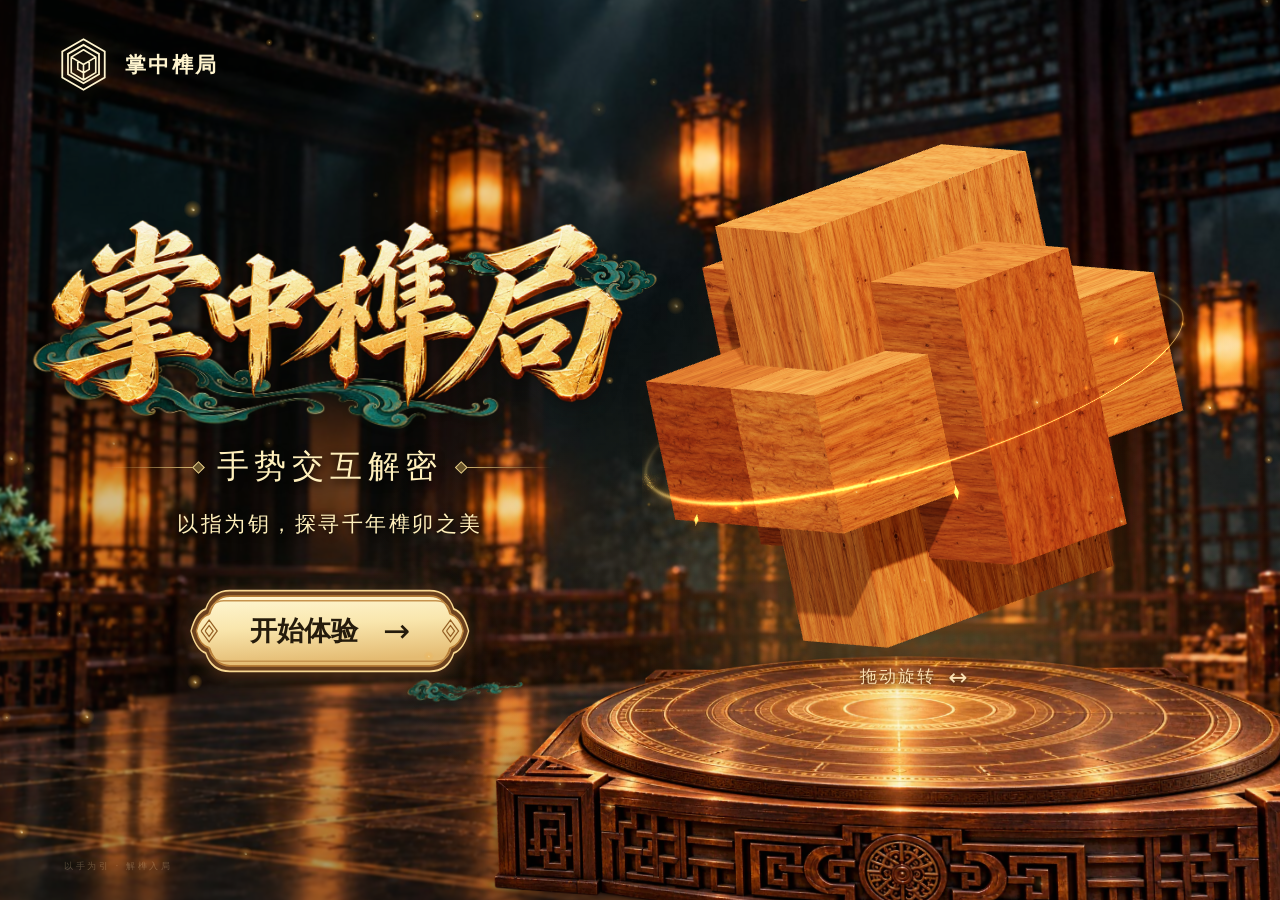
<file: index.html>
<!doctype html>
<html lang="zh-CN">
<head>
  <meta charset="utf-8">
<script src="assets/mobile/entry-v97.js"></script>
  <meta name="viewport" content="width=device-width, initial-scale=1, viewport-fit=cover">
<script id="viewport-fit">(()=>{const r=document.documentElement,p=location.pathname.split('/').pop(),wide=p==='modes.html'||p==='collection.html';function fit(){const w=innerWidth,h=innerHeight;r.style.setProperty('--fit',Math.min(w/(wide?1692:1672),h/(wide?930:941)));r.style.setProperty('--stage-scale',Math.min(w/1692,h/930));r.style.setProperty('--graduation-scale',Math.min(w/1672,h/941));if(p==='modes.html')r.classList.add('fit-stage');}fit();addEventListener('resize',fit,{passive:true});})();</script>
  <meta name="theme-color" content="#111b17">
  <meta name="description" content="掌中榫局：以指为钥，探寻千年榫卯之美。用自然手势探索传统鲁班锁。">
  <title>掌中榫局｜手势交互解密</title>
  <link rel="stylesheet" href="assets/landing/scene-v3.css?v=96">
  <link rel="stylesheet" href="assets/landing/refined-v4.css">
  <link rel="stylesheet" href="assets/landing/cover-v5.css?v=28">
  <script src="assets/landing/particles.js?v=96" defer></script>
  <link rel="modulepreload" href="assets/landing/three-runtime-v5.mjs">
  <link rel="preload" as="image" href="assets/landing/wood-reference-v7.svg">
  <script type="module" src="assets/landing/puzzle-view-v26.mjs?v=96"></script>
  <script src="assets/landing/entry-v19.js?v=96" defer></script>
</head>
<body>
<svg class="svg-library" xmlns="http://www.w3.org/2000/svg" aria-hidden="true">
  <defs>
    <linearGradient id="paper" x1="0" y1="0" x2=".2" y2="1"><stop stop-color="#fff7d4"/><stop offset=".48" stop-color="#f9e6ad"/><stop offset="1" stop-color="#e4bb72"/></linearGradient>
    <symbol id="emblem" viewBox="0 0 60 68">
      <path d="M30 3 56 18v32L30 65 4 50V18Z M30 10 49 21v25L30 57 11 46V21Z" fill="none" stroke="currentColor" stroke-width="2.2"/>
      <path d="m30 16 15 9-15 9-15-9 15-9Zm-15 9v19l15 9V34m15-9v19l-15 9m-7-24v11l7 4 7-4V29m-7 5v10" fill="none" stroke="currentColor" stroke-width="2" stroke-linejoin="round"/>
    </symbol>
  </defs>
</svg>
<main class="landing">
  <div class="room" aria-hidden="true"></div><div class="mist" aria-hidden="true"></div>
  <a class="brand" href="./" aria-label="掌中榫局首页"><svg aria-hidden="true"><use href="#emblem"/></svg><span>掌中榫局</span></a>
  <div class="stage">
    <section class="intro" aria-labelledby="hero-title">
      <div class="title-wrap">
        <img class="cloud cloud-left" src="assets/landing/cloud-v4.svg" alt="" width="1200" height="300">
        <img class="cloud cloud-right" src="assets/landing/cloud-v4.svg" alt="" width="1200" height="300">
        <h1 id="hero-title"><span class="sr-only">掌中榫局</span><img class="title-art" src="assets/landing/title-v4.svg" alt="" width="1600" height="500" fetchpriority="high"></h1>
      </div>
      <h2 class="subtitle"><span class="rule" aria-hidden="true"></span>手势交互解密<span class="rule" aria-hidden="true"></span></h2>
      <p class="tagline">以指为钥，探寻千年榫卯之美</p>
      <a class="start" href="tutorial.html?v=20">
        <svg class="button-art" viewBox="0 0 420 96" preserveAspectRatio="none" aria-hidden="true">
          <path d="M61 4H359Q386 4 395 24Q410 28 417 48Q410 68 395 72Q386 92 359 92H61Q34 92 25 72Q10 68 3 48Q10 28 25 24Q34 4 61 4Z" fill="#6c411e" stroke="#f8d891" stroke-width="2"/>
          <path d="M61 10H359Q381 10 389 29Q405 33 409 48Q405 63 389 67Q381 86 359 86H61Q39 86 31 67Q15 63 11 48Q15 33 31 29Q39 10 61 10Z" fill="url(#paper)" stroke="#b87e37" stroke-width="2"/>
          <path d="M52 15H368Q387 15 391 30M52 81H368Q387 81 391 66M29 31Q33 15 52 15M29 65Q33 81 52 81" fill="none" stroke="#c6934e" stroke-width="1.4"/>
          <g fill="none" stroke="#966025" stroke-width="1.7"><path d="m18 48 12-12 12 12-12 12-12-12m6 0 6-6 6 6-6 6-6-6m354 0 12-12 12 12-12 12-12-12m6 0 6-6 6 6-6 6-6-6"/></g>
        </svg>
        <span>开始体验</span><span class="arrow" aria-hidden="true">→</span>
        <img class="cloud button-cloud" src="assets/landing/cloud-v4.svg" alt="" width="1200" height="300">
      </a>
    </section>
    <div class="exhibit">
      <div class="floor-glow" aria-hidden="true"></div>
      <div class="puzzle-view" aria-busy="true" tabindex="0" role="group" aria-roledescription="可旋转三维模型" aria-label="六木鲁班锁。拖动鼠标或使用方向键旋转，双击或按 Home 恢复视角。">
        <span class="rotate-hint" aria-hidden="true">拖动旋转 <span>↔</span></span>
      </div>
      <img class="pedestal pedestal-photo" src="assets/landing/pedestal-v4.svg" alt="" width="1600" height="600" loading="eager">
    </div>
  </div>
  <canvas class="ambient" aria-hidden="true"></canvas>
  <span class="footer">以手为引 · 解榫入局</span>
</main>
</body>
</html>
</file>
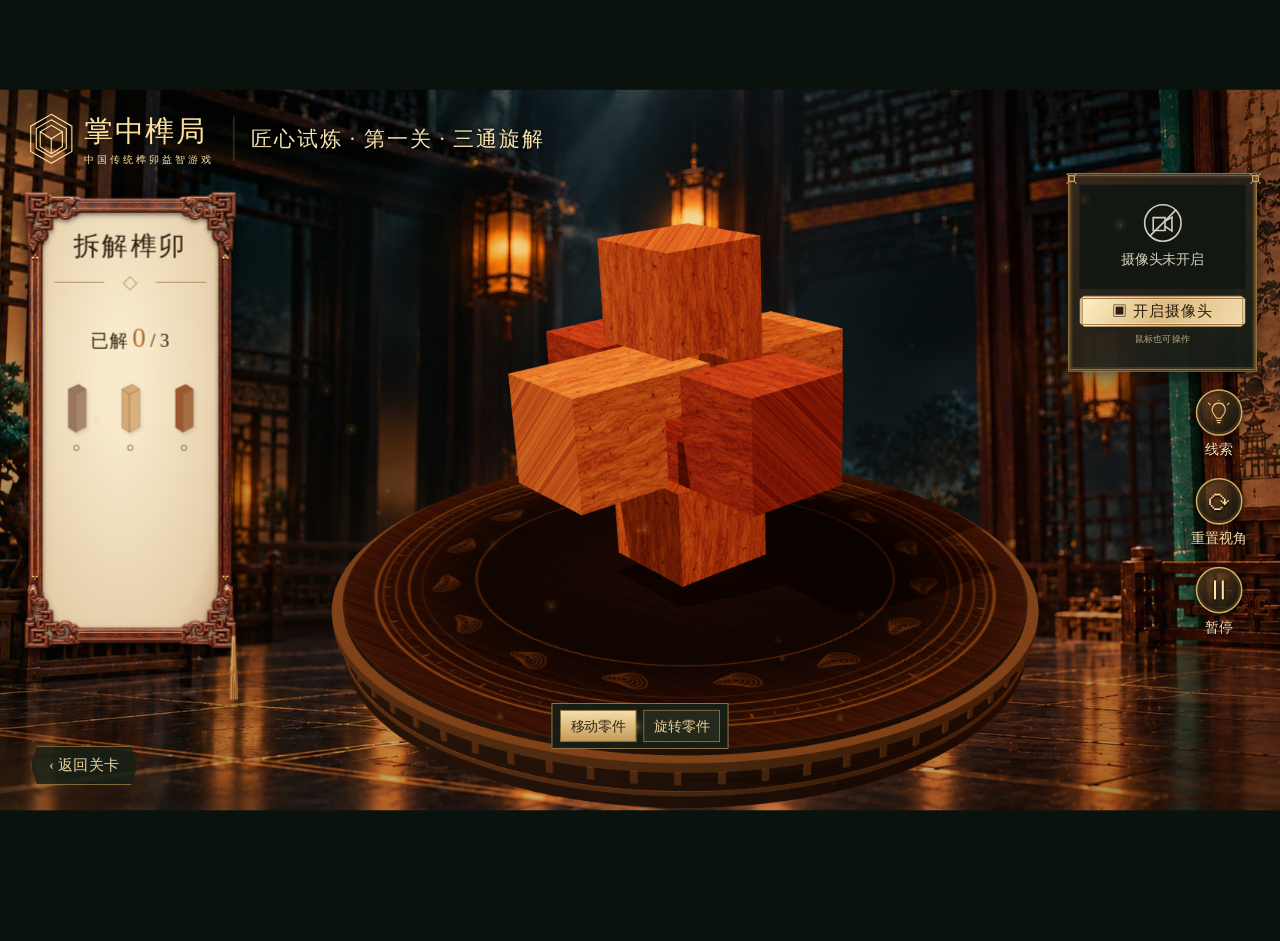
<file: burr-level.html>
<!doctype html><html lang="zh-CN"><head><meta charset="utf-8">
<script src="assets/mobile/entry-v97.js"></script><meta name="viewport" content="width=device-width,initial-scale=1,viewport-fit=cover">
<script id="viewport-fit">(()=>{const r=document.documentElement,p=location.pathname.split('/').pop(),wide=p==='modes.html'||p==='collection.html';function fit(){const w=innerWidth,h=innerHeight;r.style.setProperty('--fit',Math.min(w/(wide?1692:1672),h/(wide?930:941)));r.style.setProperty('--stage-scale',Math.min(w/1692,h/930));r.style.setProperty('--graduation-scale',Math.min(w/1672,h/941));if(p==='modes.html')r.classList.add('fit-stage');}fit();addEventListener('resize',fit,{passive:true});})();</script><title>榫卯解谜｜掌中榫局</title><link rel="stylesheet" href="assets/landing/scene-v3.css?v=96"><link rel="stylesheet" href="assets/landing/burr-level-v36.css?v=36"><link rel="stylesheet" href="assets/landing/burr-refined-v62.css?v=87"><script type="module" src="assets/landing/burr-level-v62.mjs?v=105"></script><script src="assets/landing/particles.js?v=96" defer></script></head><body>
<header><a href="./" class="brand"><svg viewBox="0 0 60 68" aria-hidden="true"><path d="M30 3 56 18v32L30 65 4 50V18Z M30 10 49 21v25L30 57 11 46V21Z M30 17l14 8-14 9-14-9 14-8Zm-14 8v19l14 9V34m14-9v19l-14 9"/></svg><span>掌中榫局<small>中国传统榫卯益智游戏</small></span></a><h1 id="levelTitle">第二关 · 六木相制</h1></header>
<main><div id="modelView" class="model-view" aria-label="榫卯模型，拖动构件沿长轴抽出，拖动空白旋转" tabindex="0"></div><aside class="scroll-panel"><div class="scroll-rod top"></div><div class="paper"><h2 id="taskTitle">寻找活榫</h2><div class="paper-rule">◇</div><p id="taskCopy">先移开阻挡的活榫，<br>必要时旋转零件再抽出。</p><p class="progress">已解 <strong id="solvedCount">0</strong> / <span id="pieceCount">6</span></p><div class="piece-list" id="pieceList" aria-label="构件列表"></div><p class="scroll-foot" id="pieceInfo">转动观察 · 点击选取</p></div><div class="scroll-rod bottom"></div><span class="tassel" aria-hidden="true"></span></aside>
<section class="camera-card" aria-label="摄像头预览"><div class="camera-view"><video id="video" autoplay playsinline muted hidden></video><canvas id="handCanvas" hidden></canvas><div id="cameraPlaceholder"><svg viewBox="0 0 80 80" aria-hidden="true"><circle cx="40" cy="40" r="34"/><path d="M22 30h22v24H22Zm22 7 13-8v26l-13-9M16 64 65 15"/></svg><p>摄像头未开启</p></div></div><button id="cameraButton" class="paper-button">▣ 开启摄像头</button><p id="cameraStatus" aria-live="polite">鼠标也可操作</p></section>
<nav class="tools" aria-label="关卡工具"><button id="hintButton"><span><svg viewBox="0 0 48 48" aria-hidden="true"><path d="M16 28c-8-9-3-22 8-22s16 13 8 22l-4 6h-8Zm4 10h8m-6 4h4M24 1V0M8 9 5 6m35 3 3-3"/></svg></span>线索</button><button id="resetView"><span>⟳</span>重置视角</button><button id="pauseButton"><span>Ⅱ</span>暂停</button></nav><a class="back-link" href="levels.html?mode=burr&v=87">‹ 返回关卡</a><p class="interaction-note" id="interactionNote" aria-live="polite">移动或旋转零件解开互锁 · 拖动空白旋转视角</p></main><canvas class="ambient" aria-hidden="true"></canvas>
<dialog id="pauseDialog" aria-labelledby="pauseTitle"><span class="dialog-kicker">掌中榫局</span><h2 id="pauseTitle">稍歇片刻</h2><p>榫卯之间，自有章法。</p><button id="resumeButton" class="paper-button">继续探索</button><button id="restartBurr" class="paper-button">重新开始</button><a href="levels.html?mode=burr&v=87">返回关卡</a></dialog><dialog id="burrSuccessDialog" aria-labelledby="burrSuccessTitle"><button id="burrCloseSuccess" class="burr-close" aria-label="关闭通关报告">×</button><span class="dialog-kicker">榫卯解谜 · 完成</span><h2 id="burrSuccessTitle">榫局已解</h2><p id="burrSuccessCopy"></p><button id="burrNext" class="paper-button">下一关 →</button><button id="burrReplay" class="paper-button">重新挑战</button><a href="collection.html?v=68">查看我的图鉴 →</a></dialog><noscript>请启用 JavaScript 查看榫卯模型。</noscript></body></html>
</file>
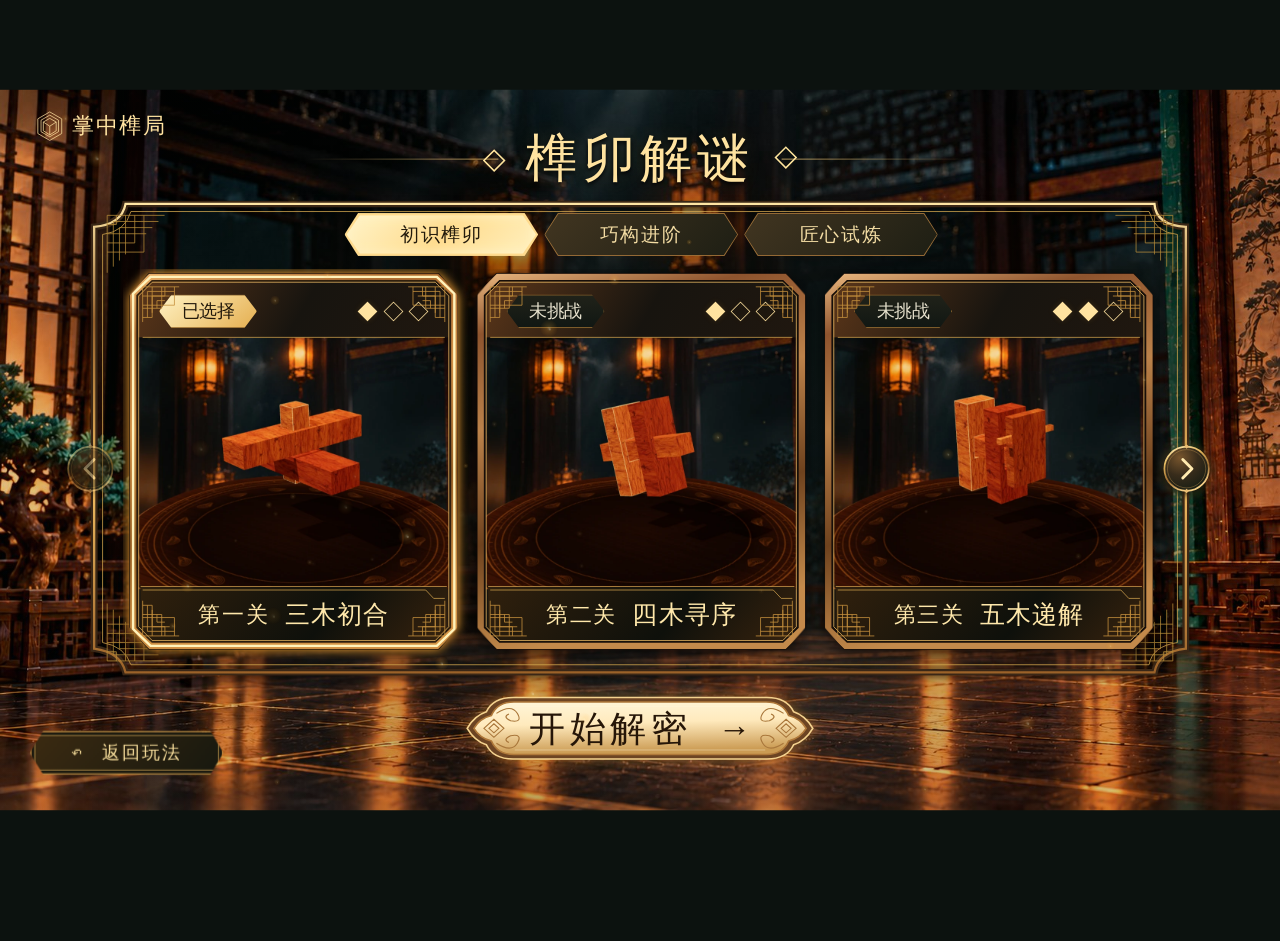
<file: levels.html>
<!doctype html><html lang="zh-CN"><head><meta charset="utf-8">
<script src="assets/mobile/entry-v97.js"></script><meta name="viewport" content="width=device-width,initial-scale=1,viewport-fit=cover">
<script id="viewport-fit">(()=>{const r=document.documentElement,p=location.pathname.split('/').pop(),wide=p==='modes.html'||p==='collection.html';function fit(){const w=innerWidth,h=innerHeight;r.style.setProperty('--fit',Math.min(w/(wide?1692:1672),h/(wide?930:941)));r.style.setProperty('--stage-scale',Math.min(w/1692,h/930));r.style.setProperty('--graduation-scale',Math.min(w/1672,h/941));if(p==='modes.html')r.classList.add('fit-stage');}fit();addEventListener('resize',fit,{passive:true});})();</script><title>关卡选择｜掌中榫局</title><link rel="stylesheet" href="assets/landing/scene-v3.css?v=96"><link rel="stylesheet" href="assets/landing/levels-v35.css?v=68"><script type="module" src="assets/landing/levels-v35.js?v=107"></script><link rel="stylesheet" href="assets/landing/level-arrows-v40.css?v=40"><script src="assets/landing/level-arrows-v40.js?v=96" defer></script><script src="assets/landing/particles.js?v=96" defer></script></head><body>
<header><a class="brand" href="./"><svg viewBox="0 0 60 68" aria-hidden="true"><path d="M30 3 56 18v32L30 65 4 50V18Z M30 10 49 21v25L30 57 11 46V21Z M30 17l14 8-14 9-14-9 14-8Zm-14 8v19l14 9V34m14-9v19l-14 9"/></svg>掌中榫局</a></header>
<main><div class="page-title"><i></i><h1 id="modeTitle">榫卯解谜</h1><i></i></div><section class="gallery" aria-label="关卡选择"><svg class="gallery-frame" viewBox="0 0 1436 620" preserveAspectRatio="none" aria-hidden="true"><defs><linearGradient id="frameGold" x2="0" y2="1"><stop stop-color="#ffe6a4"/><stop offset=".25" stop-color="#94602b"/><stop offset=".6" stop-color="#efbc61"/><stop offset="1" stop-color="#9b6229"/></linearGradient><g id="corner" fill="none" stroke="#b58a39"><path d="M0 75V0H75M8 67V8H67M16 59V16H59M24 51V24H51M0 48H48V0M0 36H36V0M0 24H24V0M0 12H12V0"/></g></defs><path d="M46 4H1390Q1392 32 1431 34V585Q1395 589 1390 616H46Q40 590 5 585V34Q41 31 46 4Z" fill="#090e0b26" stroke="#3a2716" stroke-width="9"/><path d="M46 4H1390Q1392 32 1431 34V585Q1395 589 1390 616H46Q40 590 5 585V34Q41 31 46 4Z" fill="none" stroke="url(#frameGold)" stroke-width="3"/><path d="M53 14H1383Q1390 41 1420 44V577Q1387 582 1383 606H53Q45 582 16 577V44Q46 40 53 14Z" fill="none" stroke="#d4a84f"/><use href="#corner" x="22" y="19"/><use href="#corner" transform="translate(1414 19) scale(-1 1)"/><use href="#corner" transform="translate(22 601) scale(1 -1)"/><use href="#corner" transform="translate(1414 601) scale(-1 -1)"/></svg><nav id="chapters" class="chapter-tabs" role="tablist" aria-label="难度分类"></nav><div class="level-window" id="levelWindow" tabindex="0" aria-label="关卡列表，可向右滑动"><div class="level-track" id="levelGrid"></div></div><button id="scrollNext" class="scroll-next" aria-label="向右查看更多关卡">›</button></section>
<div class="bottom-rule" aria-hidden="true"></div><a class="back-button" href="modes.html?v=35">↶　返回玩法</a><button class="start-button" id="startLevel"><svg class="button-ornament" viewBox="0 0 420 90" preserveAspectRatio="none" aria-hidden="true"><defs><linearGradient id="paper21" x2=".15" y2="1"><stop stop-color="#fff6d9"/><stop offset=".45" stop-color="#ffeabd"/><stop offset="1" stop-color="#cb9b53"/></linearGradient></defs><path d="M58 4H362Q386 4 394 23Q408 28 417 45Q408 62 394 67Q386 86 362 86H58Q34 86 26 67Q12 62 3 45Q12 28 26 23Q34 4 58 4Z" fill="#6c4423" stroke="#f4d28f" stroke-width="2"/><path d="M59 10H361Q381 10 388 28Q402 32 409 45Q402 58 388 62Q381 80 361 80H59Q39 80 32 62Q18 58 11 45Q18 32 32 28Q39 10 59 10Z" fill="url(#paper21)" stroke="#af783a" stroke-width="2"/><path d="M60 16H360M60 74H360" stroke="#fff7dc77" fill="none"/><g fill="none" stroke="#aa783c" stroke-width="1.4"><path d="m23 45 12-12 12 12-12 12Zm6 0 6-6 6 6-6 6ZM373 45l12-12 12 12-12 12Zm6 0 6-6 6 6-6 6Z"/><path d="M38 25q18-13 25 0t-8 10q-10-5-2-9M38 65q18 13 25 0t-8-10q-10 5-2 9M382 25q-18-13-25 0t8 10q10-5 2-9M382 65q-18 13-25 0t8-10q10 5 2 9"/></g></svg><span id="startLabel">开始解密</span><b aria-hidden="true">→</b></button></main><canvas class="ambient" aria-hidden="true"></canvas>
<dialog id="levelDialog" aria-labelledby="dialogTitle"><button class="close" aria-label="关闭">×</button><span id="dialogEyebrow">榫卯解谜</span><h2 id="dialogTitle"></h2><p id="dialogCopy"></p><button class="dialog-return">返回选关</button><a href="tutorial.html?v=34">练习操作 →</a></dialog><noscript>请启用 JavaScript 选择关卡。</noscript></body></html>
</file>
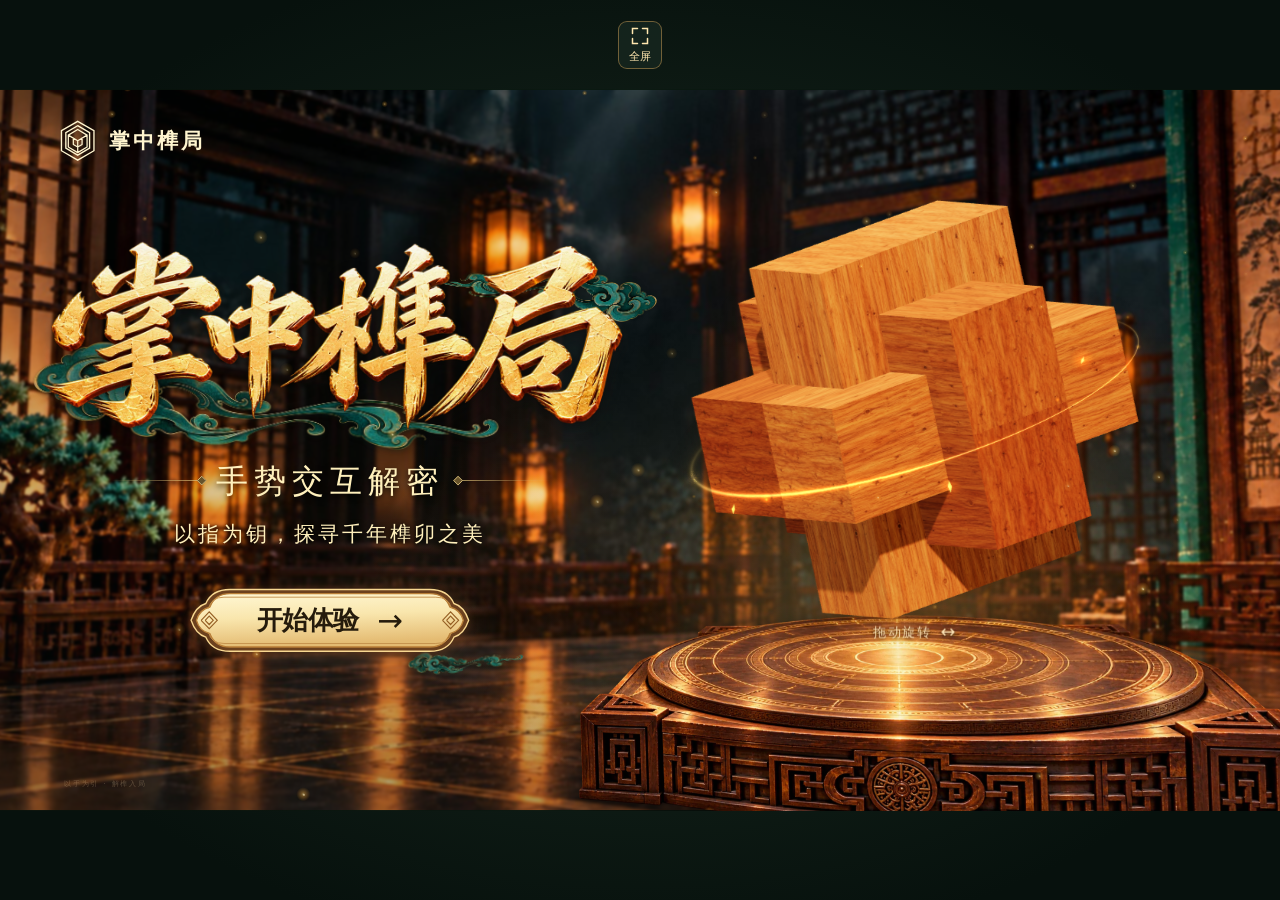
<file: mobile.html>
<!doctype html>
<html lang="zh-CN">
<head>
  <meta charset="utf-8">
  <meta name="viewport" content="width=device-width,initial-scale=1,viewport-fit=cover">
  <meta name="theme-color" content="#0b1713">
  <meta name="apple-mobile-web-app-capable" content="yes">
  <meta name="apple-mobile-web-app-status-bar-style" content="black-translucent">
  <title>掌中榫局 · 横屏体验</title>
  <link rel="manifest" href="assets/mobile/manifest.webmanifest">
  <link rel="stylesheet" href="assets/mobile/shell-v97.css">
  <script src="assets/mobile/shell-v97.js" defer></script>
</head>
<body>
  <div id="safe-area" aria-hidden="true"></div>
  <main id="landscape-plane" aria-label="掌中榫局横屏游戏">
    <iframe id="game-frame" title="掌中榫局游戏画面" allow="camera; fullscreen" allowfullscreen></iframe>
    <button id="fullscreenButton" type="button" aria-label="全屏横屏体验" title="全屏横屏体验">
      <svg viewBox="0 0 24 24" aria-hidden="true"><path d="M9 3H3v6m12-6h6v6M3 15v6h6m12-6v6h-6"/></svg>
      <span>全屏</span>
    </button>
    <p id="mobile-notice" role="status" aria-live="polite"></p>
  </main>
  <noscript>请启用 JavaScript，并横持手机体验掌中榫局。</noscript>
</body>
</html>
</file>
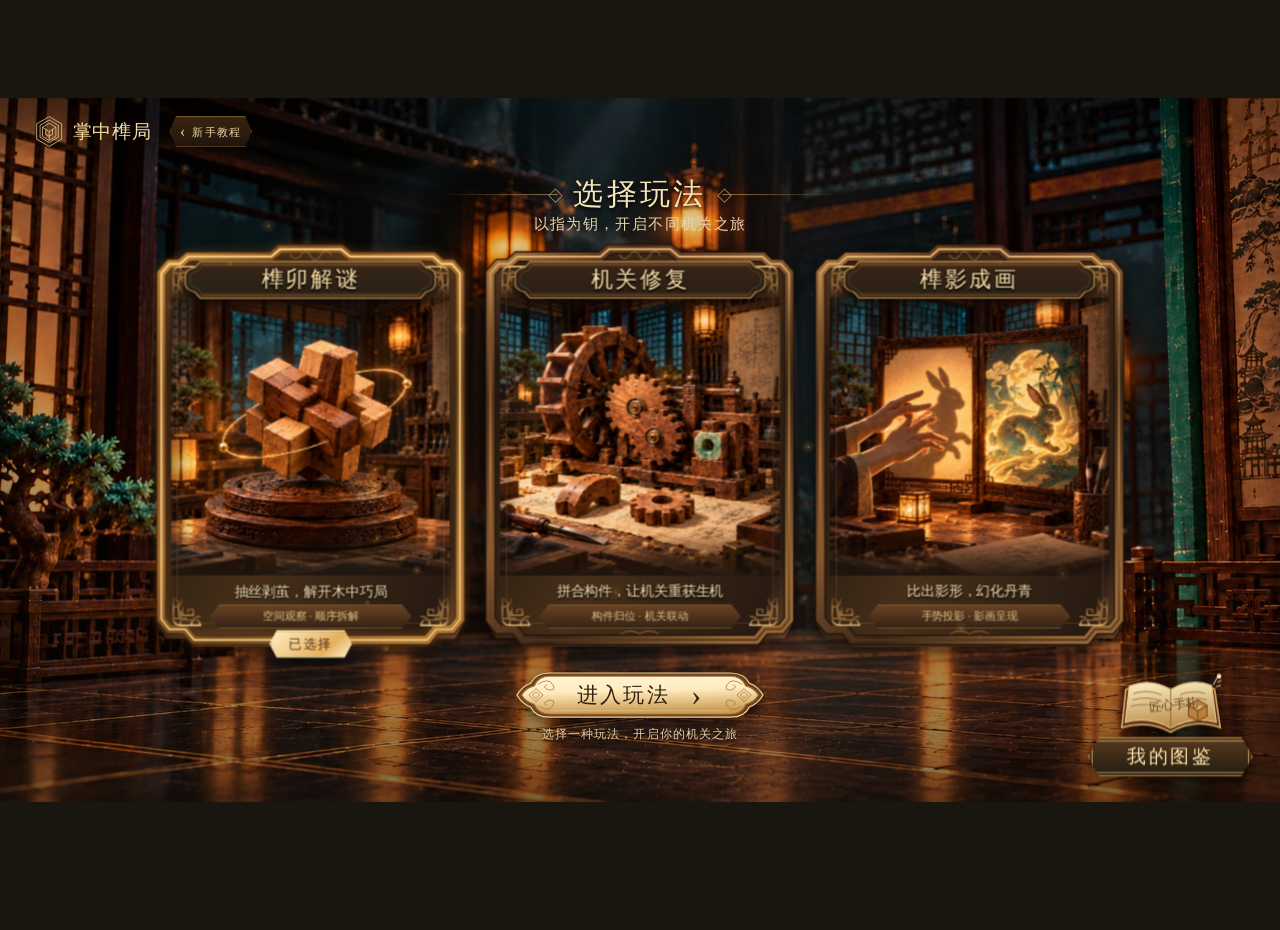
<file: modes.html>
<!doctype html><html lang="zh-CN"><head><meta charset="utf-8">
<script src="assets/mobile/entry-v97.js"></script><meta name="viewport" content="width=device-width,initial-scale=1">
<script id="viewport-fit">(()=>{const r=document.documentElement,p=location.pathname.split('/').pop(),wide=p==='modes.html'||p==='collection.html';function fit(){const w=innerWidth,h=innerHeight;r.style.setProperty('--fit',Math.min(w/(wide?1692:1672),h/(wide?930:941)));r.style.setProperty('--stage-scale',Math.min(w/1692,h/930));r.style.setProperty('--graduation-scale',Math.min(w/1672,h/941));if(p==='modes.html')r.classList.add('fit-stage');}fit();addEventListener('resize',fit,{passive:true});})();</script><meta name="theme-color" content="#142019"><title>选择玩法｜掌中榫局</title><link rel="stylesheet" href="assets/landing/scene-v3.css?v=96"><link rel="stylesheet" href="assets/landing/modes-v21.css?v=24"><script src="assets/landing/particles.js?v=96" defer></script><script src="assets/landing/modes-v21.js?v=96" defer></script><link rel="stylesheet" href="assets/collection-v63/entry.css?v=63"><script type="module" src="assets/collection-v63/entry.mjs?v=96"></script></head><body>
<header><a class="brand" href="./" aria-label="掌中榫局首页"><svg viewBox="0 0 60 68" aria-hidden="true"><path d="M30 3 56 18v32L30 65 4 50V18Z M30 10 49 21v25L30 57 11 46V21Z"/><path d="m30 17 14 8-14 9-14-9 14-8Zm-14 8v19l14 9V34m14-9v19l-14 9m-7-24v11l7 4 7-4V29"/></svg><span>掌中榫局</span></a><a class="back" href="tutorial.html?v=20"><span aria-hidden="true">‹</span> 新手教程</a></header>
<main><div class="page-heading"><div class="heading-title"><span class="heading-rule" aria-hidden="true"></span><h1>选择玩法</h1><span class="heading-rule" aria-hidden="true"></span></div><p>以指为钥，开启不同机关之旅</p></div>
<div class="mode-grid" aria-label="选择一种玩法"><button type="button" class="mode-card selected" data-mode="burr" aria-pressed="true"><svg class="card-frame" viewBox="0 0 460 600" preserveAspectRatio="none" aria-hidden="true"><defs><linearGradient id="wood-burr" x2=".8" y2="1"><stop stop-color="#b07b40"/><stop offset=".23" stop-color="#543019"/><stop offset=".48" stop-color="#8b5930"/><stop offset=".7" stop-color="#372415"/><stop offset="1" stop-color="#9d6a36"/></linearGradient><linearGradient id="rim-burr" x2="0" y2="1"><stop stop-color="#e9be79"/><stop offset=".22" stop-color="#73502a"/><stop offset=".55" stop-color="#b28046"/><stop offset="1" stop-color="#50351e"/></linearGradient><g id="scroll-burr" fill="none" stroke-linecap="round" stroke-linejoin="round"><path d="M0 41V11Q0 0 11 0H41L37 8H15Q8 8 8 15V35Z"/><path d="M14 29V15H30V24H22V20M0 10h20M11 0v21"/><path d="M27 0q1 13 13 13M0 27q13 1 13 13"/></g></defs><path d="M46 15H171L184 4H276L289 15H414L426 26H442L454 40V559L442 574H418L405 590H55L42 574H18L6 559V40L18 26H34Z" fill="none" stroke="#20140c" stroke-width="16"/><path d="M46 15H171L184 4H276L289 15H414L426 26H442L454 40V559L442 574H418L405 590H55L42 574H18L6 559V40L18 26H34Z" fill="none" stroke="url(#wood-burr)" stroke-width="12"/><path d="M46 15H171L184 4H276L289 15H414L426 26H442L454 40V559L442 574H418L405 590H55L42 574H18L6 559V40L18 26H34Z" fill="none" stroke="url(#rim-burr)" stroke-width="3"/><path class="selection-light" d="M46 15H171L184 4H276L289 15H414L426 26H442L454 40V559L442 574H418L405 590H55L42 574H18L6 559V40L18 26H34Z" fill="none" stroke="#ffc977" stroke-width="2"/><path d="M30 59H430V545L410 565H50L30 545Z" fill="none" stroke="#ae79434d" stroke-width="1.4"/><g stroke="url(#rim-burr)" stroke-width="2.4"><use href="#scroll-burr" transform="translate(24 30)"/><use href="#scroll-burr" transform="translate(436 30) scale(-1 1)"/><use href="#scroll-burr" transform="translate(24 568) scale(1 -1)"/><use href="#scroll-burr" transform="translate(436 568) scale(-1 -1)"/></g><path d="M199 12q8 12 16 1t15 1 15-1 16 0M210 23h40M201 581q15-9 29 0 14-9 29 0" fill="none" stroke="#c2985966" stroke-width="2"/></svg><span class="mode-title"><svg viewBox="0 0 390 75" preserveAspectRatio="none" aria-hidden="true"><defs><linearGradient id="plaque-burr" x2="0" y2="1"><stop stop-color="#6c4421"/><stop offset=".18" stop-color="#362416"/><stop offset=".8" stop-color="#2a2116"/><stop offset="1" stop-color="#58371b"/></linearGradient></defs><path d="M28 5H362L370 16Q387 19 384 37Q387 55 370 59L362 70H28L20 59Q3 55 6 37Q3 19 20 16Z" fill="url(#plaque-burr)" stroke="#b38950" stroke-width="2"/><path d="M32 11H358L365 22Q379 24 377 37Q379 50 365 53L358 64H32L25 53Q11 50 13 37Q11 24 25 22Z" fill="none" stroke="#e1b97555" stroke-width="1"/></svg><strong>榫卯解谜</strong></span><span class="mode-scene"><img class="mode-art" src="assets/mode-art-v21/burr-art.svg" width="1254" height="1254" alt="交错木构件、金色光圈与雕花底座" decoding="async" fetchpriority="high"><span class="scene-vignette" aria-hidden="true"></span></span><span class="mode-copy">抽丝剥茧，解开木中巧局</span><span class="mode-tags">空间观察 · 顺序拆解</span><span class="selected-badge">已选择</span></button><button type="button" class="mode-card " data-mode="repair" aria-pressed="false"><svg class="card-frame" viewBox="0 0 460 600" preserveAspectRatio="none" aria-hidden="true"><defs><linearGradient id="wood-repair" x2=".8" y2="1"><stop stop-color="#b07b40"/><stop offset=".23" stop-color="#543019"/><stop offset=".48" stop-color="#8b5930"/><stop offset=".7" stop-color="#372415"/><stop offset="1" stop-color="#9d6a36"/></linearGradient><linearGradient id="rim-repair" x2="0" y2="1"><stop stop-color="#e9be79"/><stop offset=".22" stop-color="#73502a"/><stop offset=".55" stop-color="#b28046"/><stop offset="1" stop-color="#50351e"/></linearGradient><g id="scroll-repair" fill="none" stroke-linecap="round" stroke-linejoin="round"><path d="M0 41V11Q0 0 11 0H41L37 8H15Q8 8 8 15V35Z"/><path d="M14 29V15H30V24H22V20M0 10h20M11 0v21"/><path d="M27 0q1 13 13 13M0 27q13 1 13 13"/></g></defs><path d="M46 15H171L184 4H276L289 15H414L426 26H442L454 40V559L442 574H418L405 590H55L42 574H18L6 559V40L18 26H34Z" fill="none" stroke="#20140c" stroke-width="16"/><path d="M46 15H171L184 4H276L289 15H414L426 26H442L454 40V559L442 574H418L405 590H55L42 574H18L6 559V40L18 26H34Z" fill="none" stroke="url(#wood-repair)" stroke-width="12"/><path d="M46 15H171L184 4H276L289 15H414L426 26H442L454 40V559L442 574H418L405 590H55L42 574H18L6 559V40L18 26H34Z" fill="none" stroke="url(#rim-repair)" stroke-width="3"/><path class="selection-light" d="M46 15H171L184 4H276L289 15H414L426 26H442L454 40V559L442 574H418L405 590H55L42 574H18L6 559V40L18 26H34Z" fill="none" stroke="#ffc977" stroke-width="2"/><path d="M30 59H430V545L410 565H50L30 545Z" fill="none" stroke="#ae79434d" stroke-width="1.4"/><g stroke="url(#rim-repair)" stroke-width="2.4"><use href="#scroll-repair" transform="translate(24 30)"/><use href="#scroll-repair" transform="translate(436 30) scale(-1 1)"/><use href="#scroll-repair" transform="translate(24 568) scale(1 -1)"/><use href="#scroll-repair" transform="translate(436 568) scale(-1 -1)"/></g><path d="M199 12q8 12 16 1t15 1 15-1 16 0M210 23h40M201 581q15-9 29 0 14-9 29 0" fill="none" stroke="#c2985966" stroke-width="2"/></svg><span class="mode-title"><svg viewBox="0 0 390 75" preserveAspectRatio="none" aria-hidden="true"><defs><linearGradient id="plaque-repair" x2="0" y2="1"><stop stop-color="#6c4421"/><stop offset=".18" stop-color="#362416"/><stop offset=".8" stop-color="#2a2116"/><stop offset="1" stop-color="#58371b"/></linearGradient></defs><path d="M28 5H362L370 16Q387 19 384 37Q387 55 370 59L362 70H28L20 59Q3 55 6 37Q3 19 20 16Z" fill="url(#plaque-repair)" stroke="#b38950" stroke-width="2"/><path d="M32 11H358L365 22Q379 24 377 37Q379 50 365 53L358 64H32L25 53Q11 50 13 37Q11 24 25 22Z" fill="none" stroke="#e1b97555" stroke-width="1"/></svg><strong>机关修复</strong></span><span class="mode-scene"><img class="mode-art" src="assets/mode-art-v21/repair-art.svg" width="1254" height="1254" alt="木质水车、齿轮、玉石轴承与待修构件" decoding="async" ><span class="scene-vignette" aria-hidden="true"></span></span><span class="mode-copy">拼合构件，让机关重获生机</span><span class="mode-tags">构件归位 · 机关联动</span><span class="selected-badge">已选择</span></button><button type="button" class="mode-card " data-mode="shadow" aria-pressed="false"><svg class="card-frame" viewBox="0 0 460 600" preserveAspectRatio="none" aria-hidden="true"><defs><linearGradient id="wood-shadow" x2=".8" y2="1"><stop stop-color="#b07b40"/><stop offset=".23" stop-color="#543019"/><stop offset=".48" stop-color="#8b5930"/><stop offset=".7" stop-color="#372415"/><stop offset="1" stop-color="#9d6a36"/></linearGradient><linearGradient id="rim-shadow" x2="0" y2="1"><stop stop-color="#e9be79"/><stop offset=".22" stop-color="#73502a"/><stop offset=".55" stop-color="#b28046"/><stop offset="1" stop-color="#50351e"/></linearGradient><g id="scroll-shadow" fill="none" stroke-linecap="round" stroke-linejoin="round"><path d="M0 41V11Q0 0 11 0H41L37 8H15Q8 8 8 15V35Z"/><path d="M14 29V15H30V24H22V20M0 10h20M11 0v21"/><path d="M27 0q1 13 13 13M0 27q13 1 13 13"/></g></defs><path d="M46 15H171L184 4H276L289 15H414L426 26H442L454 40V559L442 574H418L405 590H55L42 574H18L6 559V40L18 26H34Z" fill="none" stroke="#20140c" stroke-width="16"/><path d="M46 15H171L184 4H276L289 15H414L426 26H442L454 40V559L442 574H418L405 590H55L42 574H18L6 559V40L18 26H34Z" fill="none" stroke="url(#wood-shadow)" stroke-width="12"/><path d="M46 15H171L184 4H276L289 15H414L426 26H442L454 40V559L442 574H418L405 590H55L42 574H18L6 559V40L18 26H34Z" fill="none" stroke="url(#rim-shadow)" stroke-width="3"/><path class="selection-light" d="M46 15H171L184 4H276L289 15H414L426 26H442L454 40V559L442 574H418L405 590H55L42 574H18L6 559V40L18 26H34Z" fill="none" stroke="#ffc977" stroke-width="2"/><path d="M30 59H430V545L410 565H50L30 545Z" fill="none" stroke="#ae79434d" stroke-width="1.4"/><g stroke="url(#rim-shadow)" stroke-width="2.4"><use href="#scroll-shadow" transform="translate(24 30)"/><use href="#scroll-shadow" transform="translate(436 30) scale(-1 1)"/><use href="#scroll-shadow" transform="translate(24 568) scale(1 -1)"/><use href="#scroll-shadow" transform="translate(436 568) scale(-1 -1)"/></g><path d="M199 12q8 12 16 1t15 1 15-1 16 0M210 23h40M201 581q15-9 29 0 14-9 29 0" fill="none" stroke="#c2985966" stroke-width="2"/></svg><span class="mode-title"><svg viewBox="0 0 390 75" preserveAspectRatio="none" aria-hidden="true"><defs><linearGradient id="plaque-shadow" x2="0" y2="1"><stop stop-color="#6c4421"/><stop offset=".18" stop-color="#362416"/><stop offset=".8" stop-color="#2a2116"/><stop offset="1" stop-color="#58371b"/></linearGradient></defs><path d="M28 5H362L370 16Q387 19 384 37Q387 55 370 59L362 70H28L20 59Q3 55 6 37Q3 19 20 16Z" fill="url(#plaque-shadow)" stroke="#b38950" stroke-width="2"/><path d="M32 11H358L365 22Q379 24 377 37Q379 50 365 53L358 64H32L25 53Q11 50 13 37Q11 24 25 22Z" fill="none" stroke="#e1b97555" stroke-width="1"/></svg><strong>榫影成画</strong></span><span class="mode-scene"><img class="mode-art" src="assets/mode-art-v21/shadow-art.svg" width="1254" height="1254" alt="双手在屏风前比出兔影，右屏幻化为金色玉兔画卷" decoding="async" ><span class="scene-vignette" aria-hidden="true"></span></span><span class="mode-copy">比出影形，幻化丹青</span><span class="mode-tags">手势投影 · 影画呈现</span><span class="selected-badge">已选择</span></button></div>
<div class="mode-actions"><button id="modeDetails" type="button" class="gold-button"><svg class="button-ornament" viewBox="0 0 420 90" preserveAspectRatio="none" aria-hidden="true"><defs><linearGradient id="paper21" x2=".15" y2="1"><stop stop-color="#fff6d9"/><stop offset=".45" stop-color="#ffeabd"/><stop offset="1" stop-color="#cb9b53"/></linearGradient></defs><path d="M58 4H362Q386 4 394 23Q408 28 417 45Q408 62 394 67Q386 86 362 86H58Q34 86 26 67Q12 62 3 45Q12 28 26 23Q34 4 58 4Z" fill="#6c4423" stroke="#f4d28f" stroke-width="2"/><path d="M59 10H361Q381 10 388 28Q402 32 409 45Q402 58 388 62Q381 80 361 80H59Q39 80 32 62Q18 58 11 45Q18 32 32 28Q39 10 59 10Z" fill="url(#paper21)" stroke="#af783a" stroke-width="2"/><path d="M60 16H360M60 74H360" stroke="#fff7dc77" fill="none"/><g fill="none" stroke="#aa783c" stroke-width="1.4"><path d="m23 45 12-12 12 12-12 12Zm6 0 6-6 6 6-6 6ZM373 45l12-12 12 12-12 12Zm6 0 6-6 6 6-6 6Z"/><path d="M38 25q18-13 25 0t-8 10q-10-5-2-9M38 65q18 13 25 0t-8-10q-10 5-2 9M382 25q-18-13-25 0t8 10q10-5 2-9M382 65q-18 13-25 0t8-10q10 5 2 9"/></g></svg><span class="button-label">进入玩法 <span aria-hidden="true">›</span></span></button><p>选择一种玩法，开启你的机关之旅</p><span class="sr-only" id="selectedDescription" aria-live="polite">当前选择：榫卯解谜</span></div></main><canvas class="ambient" aria-hidden="true"></canvas>
<dialog id="modeDialog" aria-labelledby="modeDialogTitle"><button class="dialog-close" type="button" aria-label="关闭玩法介绍">×</button><span class="small-title">玩法手札</span><h2 id="modeDialogTitle">榫卯解谜</h2><p id="modeDialogCopy"></p><ol id="modeDialogSteps"></ol><div class="dialog-actions"><button class="plain-gold-button" id="closeDetails" type="button">返回选择</button><a href="tutorial.html?v=20">练习操作 →</a></div></dialog>
<noscript><p class="no-script">启用 JavaScript 可切换玩法与查看介绍；也可<a href="tutorial.html?v=20">返回新手教程</a>。</p></noscript></body></html>
</file>
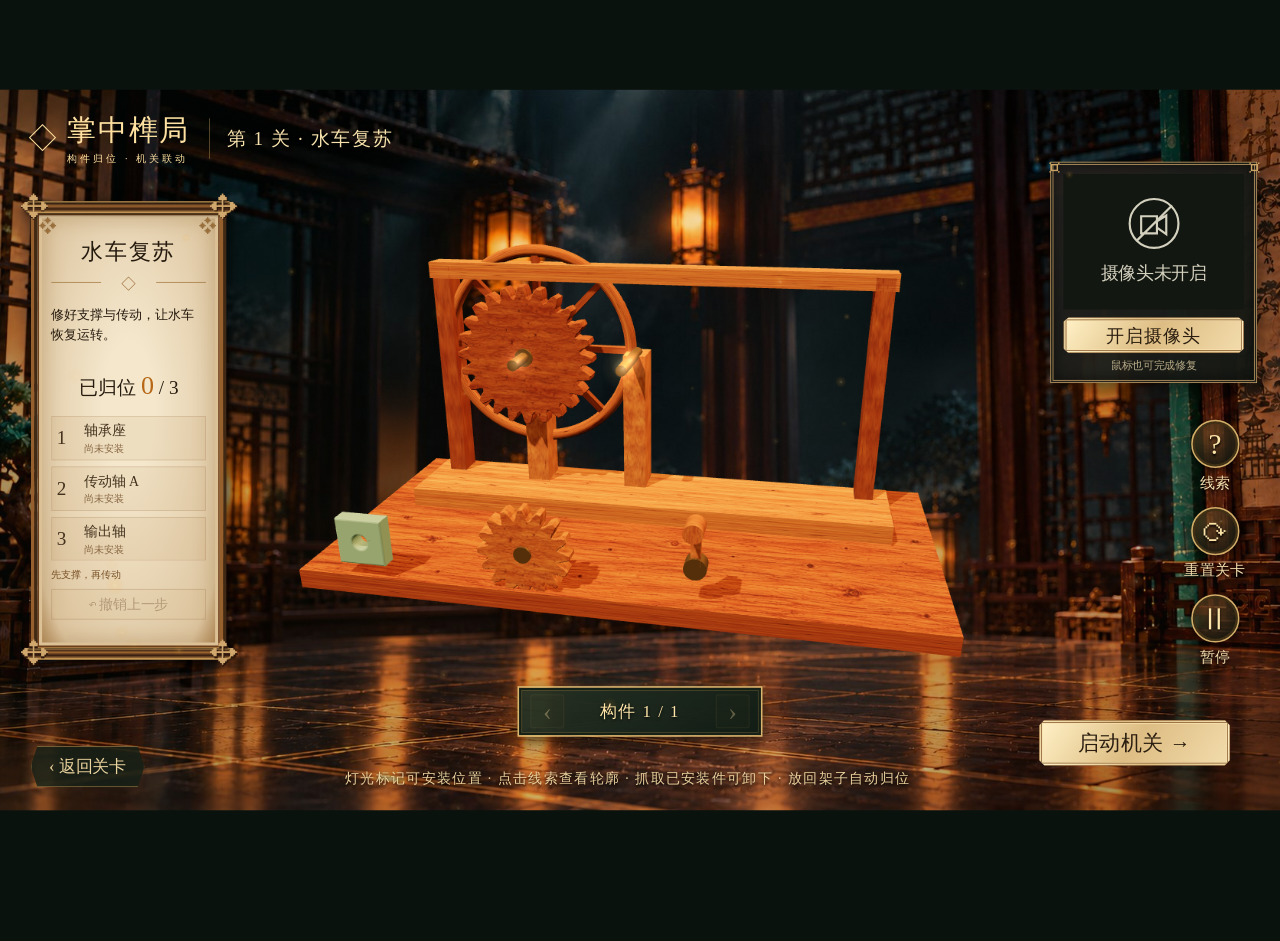
<file: repair-campaign.html>
<!doctype html><html lang="zh-CN"><head><meta charset="utf-8">
<script src="assets/mobile/entry-v97.js"></script><meta name="viewport" content="width=device-width,initial-scale=1,viewport-fit=cover">
<script id="viewport-fit">(()=>{const r=document.documentElement,p=location.pathname.split('/').pop(),wide=p==='modes.html'||p==='collection.html';function fit(){const w=innerWidth,h=innerHeight;r.style.setProperty('--fit',Math.min(w/(wide?1692:1672),h/(wide?930:941)));r.style.setProperty('--stage-scale',Math.min(w/1692,h/930));r.style.setProperty('--graduation-scale',Math.min(w/1672,h/941));if(p==='modes.html')r.classList.add('fit-stage');}fit();addEventListener('resize',fit,{passive:true});})();</script><title>机关修复演示｜掌中榫局</title><link rel="stylesheet" href="assets/landing/scene-v3.css?v=96"><link rel="stylesheet" href="assets/landing/burr-level-v36.css?v=36"><link rel="stylesheet" href="assets/repair/repair-demo.css?v=1"><link rel="stylesheet" href="assets/repair/campaign.css?v=56"><script type="module" src="assets/repair/campaign.mjs?v=105"></script><script src="assets/landing/particles.js?v=96" defer></script></head><body>
<header><a class="brand" href="./">◇ <span>掌中榫局<small>构件归位 · 机关联动</small></span></a><h1 id="campaignTitle">机关修复</h1></header><main>
<div id="modelView" class="model-view" tabindex="0" aria-label="机关工作台，拖动构件到对应接口"></div>
<aside class="scroll-panel"><div class="scroll-rod top"></div><div class="paper"><h2 id="taskTitle">让机关重获生机</h2><div class="paper-rule">◇</div><p id="taskCopy">先安装玉石轴承，<br>再归位齿轮与摇柄。</p><p class="progress">已归位 <strong id="solvedCount">0</strong> / <span id="totalParts">3</span></p><ol class="repair-parts" id="pieceList"></ol><p class="scroll-foot">拿起 → 靠近 → 松开</p><p id="lesson"></p><button id="undoButton" class="undo">↶ 撤销上一步</button></div><div class="scroll-rod bottom"></div></aside>
<section class="camera-card" aria-label="摄像头预览"><div class="camera-view"><video id="video" autoplay playsinline muted hidden></video><canvas id="handCanvas" hidden></canvas><div id="cameraPlaceholder"><svg viewBox="0 0 80 80" aria-hidden="true"><circle cx="40" cy="40" r="34"/><path d="M22 30h22v24H22Zm22 7 13-8v26l-13-9M16 64 65 15"/></svg><p>摄像头未开启</p></div></div><button id="cameraButton" class="paper-button">开启摄像头</button><p id="cameraStatus" aria-live="polite">鼠标也可完成修复</p></section>
<nav class="tools" aria-label="工作台工具"><button id="hintButton"><span>?</span>线索</button><button id="resetLevel" aria-label="重置关卡"><span>⟳</span>重置关卡</button><button id="pauseButton"><span>Ⅱ</span>暂停</button></nav>
<a class="back-link" href="levels.html?mode=repair&v=35">‹ 返回关卡</a><div class="tray-pages"><button id="trayPrev" aria-label="上一组构件">‹</button><span id="trayLabel"></span><button id="trayNext" aria-label="下一组构件">›</button></div><button id="runButton" class="paper-button run-button">启动机关 →</button><p id="interactionNote" class="interaction-note" role="status">捏合抓取零件 · 鼠标拖动空白旋转装置台</p><span id="pointerDot" hidden aria-hidden="true"></span></main><canvas class="ambient" aria-hidden="true"></canvas>
<dialog id="pauseDialog"><h2>稍歇片刻</h2><button id="resumeButton" class="paper-button">继续修复</button><a href="levels.html?mode=repair&v=35">返回关卡</a></dialog>
<dialog id="failureDialog" aria-labelledby="failureTitle" aria-describedby="failureCopy"><button id="closeFailure" class="failure-close" aria-label="关闭提示">×</button><h2 id="failureTitle">机关未能运转</h2><p id="failureCopy">无法转动呢，是不是哪里出错了？</p><button id="continueRepair" class="paper-button">继续检查</button></dialog>
<dialog id="successDialog" aria-labelledby="successTitle"><p class="dialog-kicker">机关修复 · 完成</p><h2 id="successTitle">机关重鸣</h2><p>轴有所依，轮有所合。<br>旧机关，重新运转。</p><button id="nextLevelButton" class="paper-button">下一关 →</button><button id="replayButton" class="paper-button">再修复一次</button><a href="levels.html?mode=repair&v=35">返回关卡</a></dialog><noscript>请启用 JavaScript 运行机关修复演示。</noscript></body></html>
</file>
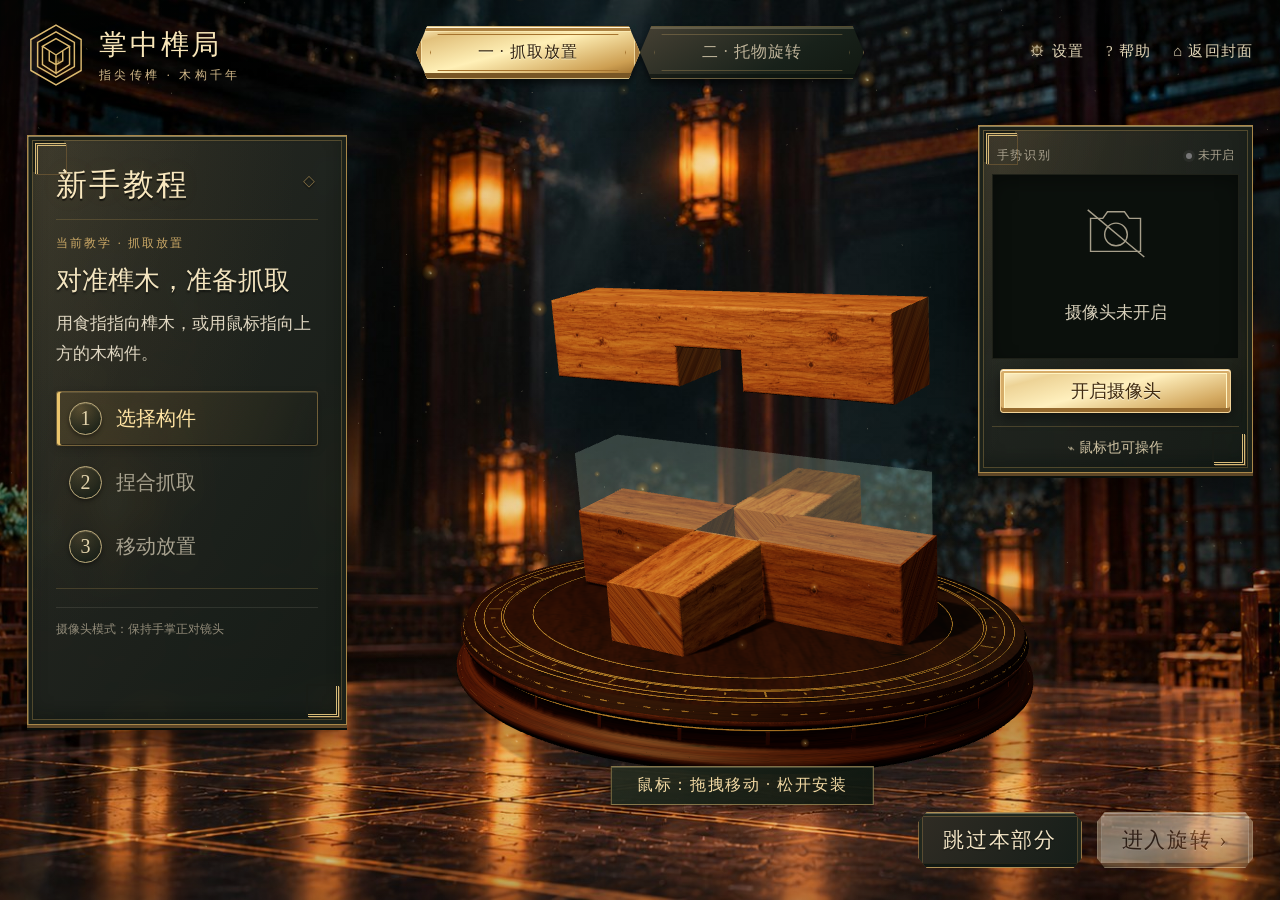
<file: tutorial.html>
<!doctype html>
<html lang="zh-CN">
<head>
  <meta charset="utf-8" />
<script src="assets/mobile/entry-v97.js"></script>
  <meta name="viewport" content="width=device-width, initial-scale=1" />
<script id="viewport-fit">(()=>{const r=document.documentElement,p=location.pathname.split('/').pop(),wide=p==='modes.html'||p==='collection.html';function fit(){const w=innerWidth,h=innerHeight;r.style.setProperty('--fit',Math.min(w/(wide?1692:1672),h/(wide?930:941)));r.style.setProperty('--stage-scale',Math.min(w/1692,h/930));r.style.setProperty('--graduation-scale',Math.min(w/1672,h/941));if(p==='modes.html')r.classList.add('fit-stage');}fit();addEventListener('resize',fit,{passive:true});})();</script>
  <meta name="theme-color" content="#10100d" />
  <title>掌中榫局｜新手教程</title>
  <link rel="stylesheet" href="assets/landing/scene-v3.css?v=96">
  <script src="assets/landing/particles.js?v=96" defer></script>
  <style>
    :root {
      --paper: #eee6d2;
      --ink: #24231e;
      --muted: #99927f;
      --gold: #d7a94b;
      --jade: #62b49a;
      --red: #ba5349;
      --panel: rgba(24, 23, 19, .84);
    }

    * { box-sizing: border-box; }

    html, body {
      width: 100%;
      height: 100%;
      margin: 0;
      overflow: hidden;
      background: #10100d;
      color: var(--paper);
      font-family: "Noto Sans SC", "Microsoft YaHei", system-ui, sans-serif;
    }

    button { font: inherit; }

    #scene {
      position: fixed;
      inset: 0;
      background:
        radial-gradient(circle at 52% 40%, rgba(108, 95, 62, .15), transparent 33%),
        linear-gradient(145deg, #171712, #0c0c0a 70%);
    }

    #scene canvas { display: block; }

    .grain {
      position: fixed;
      inset: 0;
      pointer-events: none;
      z-index: 4;
      opacity: .12;
      background-image: url("data:image/svg+xml,%3Csvg viewBox='0 0 180 180' xmlns='http://www.w3.org/2000/svg'%3E%3Cfilter id='n'%3E%3CfeTurbulence type='fractalNoise' baseFrequency='.82' numOctaves='3' stitchTiles='stitch'/%3E%3C/filter%3E%3Crect width='100%25' height='100%25' filter='url(%23n)' opacity='.28'/%3E%3C/svg%3E");
      mix-blend-mode: soft-light;
    }

    .brand {
      position: fixed;
      left: 28px;
      top: 24px;
      z-index: 10;
      display: flex;
      align-items: center;
      gap: 13px;
      letter-spacing: .1em;
    }

    .seal {
      width: 42px;
      height: 42px;
      display: grid;
      place-items: center;
      border: 1px solid rgba(215, 169, 75, .76);
      color: var(--gold);
      font-family: serif;
      line-height: 1;
      writing-mode: vertical-rl;
      font-size: 14px;
    }

    .brand strong {
      display: block;
      font-family: "STKaiti", "KaiTi", serif;
      font-weight: 500;
      font-size: 22px;
      letter-spacing: .16em;
    }

    .brand span {
      display: block;
      margin-top: 3px;
      color: var(--muted);
      font-size: 10px;
      letter-spacing: .24em;
    }

    .steps {
      position: fixed;
      top: 61px;
      left: 50%;
      z-index: 10;
      display: flex;
      gap: 7px;
      transform: translateX(-50%);
    }

    .step-dot {
      width: 32px;
      height: 3px;
      border: 0;
      border-radius: 99px;
      background: rgba(238, 230, 210, .18);
      transition: width .35s ease, background .35s ease;
    }

    .step-dot.done { background: rgba(98, 180, 154, .5); }
    .step-dot.active { width: 58px; background: var(--gold); }

    .chapter-bar {
      position: fixed;
      top: 19px;
      left: 50%;
      z-index: 11;
      display: flex;
      gap: 6px;
      padding: 4px;
      border: 1px solid rgba(238, 230, 210, .12);
      border-radius: 999px;
      background: rgba(20, 20, 17, .72);
      backdrop-filter: blur(12px);
      transform: translateX(-50%);
    }

    .chapter-pill {
      padding: 7px 13px;
      border-radius: 999px;
      color: #777060;
      font-size: 10px;
      letter-spacing: .09em;
      white-space: nowrap;
      transition: color .3s, background .3s;
    }

    .chapter-pill.active {
      color: #f0e4c5;
      background: rgba(215, 169, 75, .16);
    }

    .chapter-pill.done { color: var(--jade); }

    .lesson {
      position: fixed;
      left: 28px;
      bottom: 28px;
      z-index: 12;
      width: min(430px, calc(100vw - 56px));
      padding: 23px 24px 20px;
      border: 1px solid rgba(238, 230, 210, .15);
      background: linear-gradient(135deg, rgba(34, 32, 25, .92), rgba(20, 20, 17, .84));
      box-shadow: 0 22px 70px rgba(0, 0, 0, .34);
      backdrop-filter: blur(16px);
    }

    .lesson::before {
      content: "";
      position: absolute;
      left: -1px;
      top: 18px;
      bottom: 18px;
      width: 2px;
      background: var(--gold);
    }

    .eyebrow {
      color: var(--gold);
      font-size: 11px;
      letter-spacing: .22em;
    }

    #lessonTitle {
      margin: 9px 0 6px;
      font-family: "STKaiti", "KaiTi", serif;
      font-size: clamp(25px, 3.2vw, 34px);
      font-weight: 500;
    }

    #lessonText {
      min-height: 45px;
      margin: 0;
      color: #c8c1af;
      font-size: 14px;
      line-height: 1.7;
    }

    .lesson-foot {
      display: flex;
      align-items: center;
      justify-content: space-between;
      gap: 16px;
      margin-top: 15px;
      padding-top: 13px;
      border-top: 1px solid rgba(238, 230, 210, .1);
      color: #918a78;
      font-size: 11px;
    }

    .kbd {
      padding: 2px 7px;
      border: 1px solid rgba(238, 230, 210, .18);
      border-radius: 4px;
      color: #c8c1af;
    }

    .camera-card {
      position: fixed;
      top: 22px;
      right: 22px;
      z-index: 12;
      width: 238px;
      border: 1px solid rgba(238, 230, 210, .14);
      background: rgba(19, 19, 16, .82);
      box-shadow: 0 16px 45px rgba(0, 0, 0, .34);
      overflow: hidden;
    }

    .camera-head {
      display: flex;
      align-items: center;
      justify-content: space-between;
      height: 35px;
      padding: 0 11px;
      color: #aaa28e;
      font-size: 10px;
      letter-spacing: .13em;
    }

    .status {
      display: flex;
      align-items: center;
      gap: 6px;
      color: #aaa28e;
      letter-spacing: 0;
    }

    .status::before {
      content: "";
      width: 6px;
      height: 6px;
      border-radius: 50%;
      background: #777;
      box-shadow: 0 0 0 3px rgba(119, 119, 119, .12);
    }

    .status.live::before {
      background: var(--jade);
      box-shadow: 0 0 0 3px rgba(98, 180, 154, .13);
    }

    .camera-view {
      position: relative;
      height: 165px;
      background: #090908;
    }

    #video, #handCanvas {
      position: absolute;
      inset: 0;
      width: 100%;
      height: 100%;
      object-fit: cover;
      transform: scaleX(-1);
    }

    #handCanvas { pointer-events: none; }

    .camera-placeholder {
      position: absolute;
      inset: 0;
      display: grid;
      place-items: center;
      padding: 20px;
      text-align: center;
      color: #766f60;
      font-size: 12px;
      line-height: 1.6;
      background: radial-gradient(circle, #1d1c17, #0a0a09);
    }

    .camera-actions {
      display: flex;
      gap: 7px;
      padding: 9px;
    }

    .camera-actions button, .intro button, .success-card button, .chapter-card button {
      cursor: pointer;
      border: 1px solid rgba(215, 169, 75, .45);
      color: var(--paper);
      background: rgba(215, 169, 75, .1);
      transition: background .2s, border-color .2s, transform .2s;
    }

    .camera-actions button {
      flex: 1;
      padding: 8px;
      font-size: 11px;
    }

    button:hover { background: rgba(215, 169, 75, .19); border-color: var(--gold); }
    button:active { transform: translateY(1px); }

    .toast {
      position: fixed;
      left: 50%;
      bottom: 28px;
      z-index: 30;
      padding: 9px 16px;
      border: 1px solid rgba(238, 230, 210, .16);
      color: #cfc7b3;
      background: rgba(20, 20, 17, .86);
      font-size: 12px;
      transform: translate(-50%, 18px);
      opacity: 0;
      pointer-events: none;
      transition: .25s ease;
    }

    .toast.show { transform: translate(-50%, 0); opacity: 1; }

    .intro, .success, .chapter-transition {
      position: fixed;
      inset: 0;
      z-index: 50;
      display: grid;
      place-items: center;
      padding: 24px;
      background: rgba(9, 9, 7, .74);
      backdrop-filter: blur(12px);
      transition: opacity .45s ease, visibility .45s ease;
    }

    .intro.hidden, .success.hidden, .chapter-transition.hidden { opacity: 0; visibility: hidden; pointer-events: none; }

    .intro-card, .success-card, .chapter-card {
      width: min(560px, 100%);
      padding: 42px;
      border: 1px solid rgba(238, 230, 210, .17);
      background: linear-gradient(145deg, rgba(39, 37, 29, .96), rgba(17, 17, 14, .96));
      text-align: center;
      box-shadow: 0 35px 100px rgba(0, 0, 0, .5);
    }

    .intro-mark {
      width: 74px;
      height: 74px;
      margin: 0 auto 20px;
      display: grid;
      place-items: center;
      border: 1px solid rgba(215, 169, 75, .5);
      color: var(--gold);
      font-family: "STKaiti", "KaiTi", serif;
      font-size: 34px;
      transform: rotate(45deg);
    }

    .intro-mark span { transform: rotate(-45deg); }

    .intro h1, .success-card h2, .chapter-card h2 {
      margin: 0;
      font-family: "STKaiti", "KaiTi", serif;
      font-size: clamp(34px, 6vw, 54px);
      font-weight: 400;
      letter-spacing: .12em;
    }

    .intro p, .success-card p, .chapter-card p {
      max-width: 420px;
      margin: 16px auto 26px;
      color: #aaa28f;
      font-size: 14px;
      line-height: 1.9;
    }

    .intro button, .success-card button, .chapter-card button {
      min-width: 176px;
      padding: 12px 24px;
      letter-spacing: .14em;
    }

    .intro-note {
      display: block;
      margin-top: 14px;
      color: #706a5c;
      font-size: 11px;
    }

    .success-ring {
      width: 74px;
      height: 74px;
      display: grid;
      place-items: center;
      margin: 0 auto 18px;
      border: 1px solid var(--jade);
      border-radius: 50%;
      color: var(--jade);
      font-size: 28px;
    }

    .mode-pill {
      position: fixed;
      right: 28px;
      bottom: 28px;
      z-index: 10;
      padding: 8px 11px;
      border: 1px solid rgba(238, 230, 210, .12);
      color: #817a69;
      background: rgba(20, 20, 17, .72);
      font-size: 10px;
      letter-spacing: .1em;
    }

    @media (max-width: 760px) {
      .brand { left: 16px; top: 15px; }
      .seal { width: 36px; height: 36px; }
      .brand strong { font-size: 18px; }
      .chapter-bar { top: 62px; }
      .steps { top: 108px; }
      .camera-card { top: 94px; right: 12px; width: 150px; }
      .camera-view { height: 105px; }
      .camera-head { height: 30px; }
      .camera-actions { padding: 6px; }
      .lesson { left: 12px; bottom: 12px; width: calc(100vw - 24px); padding: 18px 18px 15px; }
      .lesson-foot { display: none; }
      .mode-pill { display: none; }
      .intro-card, .success-card, .chapter-card { padding: 32px 22px; }
    }
  </style>
  <link rel="stylesheet" href="assets/landing/tutorial-v33.css?v=34">
  <link rel="stylesheet" href="assets/landing/graduation-v25.css?v=25">
</head>
<body>
  <main id="scene" aria-label="鲁班锁三维教学场景"></main>
  <div class="grain"></div>

  <a class="brand" href="./" aria-label="掌中榫局首页"><div class="seal" aria-hidden="true"><svg viewBox="0 0 60 68"><path d="M30 3 56 18v32L30 65 4 50V18Z M30 10 49 21v25L30 57 11 46V21Z"/><path d="m30 17 14 8-14 9-14-9 14-8Zm-14 8v19l14 9V34m14-9v19l-14 9m-7-24v11l7 4 7-4V29"/></svg></div><div><strong>掌中榫局</strong><span>指尖传榫 · 木构千年</span></div></a>
  <nav class="utility" aria-label="页面操作"><button id="settingsButton" type="button">⚙ 设置</button><button id="helpButton" type="button">? 帮助</button><a href="./">⌂ 返回封面</a></nav>

  <div class="chapter-bar" aria-label="教学章节">
    <button type="button" class="chapter-pill active" id="chapterOne">一 · 抓取放置</button>
    <button type="button" class="chapter-pill" id="chapterTwo">二 · 托物旋转</button>
  </div>

  <nav class="steps" aria-label="教学进度">
    <button class="step-dot active" aria-label="步骤一"></button>
    <button class="step-dot" aria-label="步骤二"></button>
    <button class="step-dot" aria-label="步骤三"></button>
    <button class="step-dot" aria-label="步骤四"></button>
  </nav>

  <section class="lesson panel" aria-live="polite">
    <h1 class="lesson-heading" id="lessonHeading">新手教程</h1>
    <div class="eyebrow" id="stepNumber">壹 · 初识构件</div>
    <h2 id="lessonTitle">伸出食指，指向榫木</h2>
    <p id="lessonText">将食指移动到发光的木构件上。识别成功后，构件边缘会变成金色。</p>
    <p id="rotationProgress" hidden style="color:#f5d68e;font-size:16px;line-height:1.6;margin:10px 0 12px" aria-live="off">累计旋转：0° / 360°</p>
    <ol class="task-list" id="taskList"><li><b>1</b><span>选择构件</span></li><li><b>2</b><span>捏合抓取</span></li><li><b>3</b><span>移动放置</span></li></ol>
    <div class="lesson-foot">
      <span id="actionHint">摄像头模式：保持手掌正对镜头</span>
      <span><span class="kbd">鼠标</span> 可备用操作</span>
    </div>
  </section>

  <aside class="camera-card panel" aria-label="摄像头手势预览">
    <div class="camera-head">
      <span>手势识别</span>
      <span class="status" id="cameraStatus">未开启</span>
    </div>
    <div class="camera-view">
      <div class="camera-placeholder" id="cameraPlaceholder"><svg viewBox="0 0 70 55" aria-hidden="true"><path d="M8 12h13l5-7h18l5 7h12v35H8Z"/><circle cx="35" cy="29" r="12"/><path d="M5 3 65 53"/></svg><span>摄像头未开启</span></div>
      <video id="video" autoplay muted playsinline></video>
      <canvas id="handCanvas"></canvas>
    </div>
    <div class="camera-actions">
      <button id="cameraButton" type="button">开启摄像头</button>
      <button id="resetButton" type="button">重新教学</button>
    </div>
    <div class="camera-caption">⌁ 鼠标也可操作</div>
  </aside>

  <div class="toast" id="toast"></div>
  <div class="mode-pill" id="modePill">鼠标：拖拽移动 · 松开放置</div>

  <section class="intro hidden" id="intro">
    <div class="intro-card">
      <div class="intro-mark"><span>锁</span></div>
      <h1>鲁班锁 · 入门</h1>
      <p>教程分为两部分：先学习指向、两指靠近抓取、移位与放置，再用张开的手掌托住并旋转整个鲁班锁。</p>
      <button type="button" id="startButton">开始教学</button>
      <span class="intro-note">推荐使用桌面版 Chrome 或 Edge，并允许摄像头权限</span>
    </div>
  </section>

  <section class="chapter-transition hidden" id="chapterTransition">
    <div class="chapter-card">
      <div class="success-ring">壹</div>
      <div class="eyebrow">第一部分完成</div>
      <h2>木已入榫</h2>
      <p>你已经完成抓取与放置。接下来张开手掌，像托住实物一样移动手掌，观察鲁班锁的各个方向。</p>
      <button type="button" id="rotationStartButton">进入旋转教学</button>
    </div>
  </section>

  <section class="success hidden graduation" id="success" aria-labelledby="graduationTitle">
    <div class="wake-light one" aria-hidden="true"></div><div class="wake-light two" aria-hidden="true"></div><div class="wake-light three" aria-hidden="true"></div>
    <div class="graduation-content">
      <div class="graduation-eyebrow"><svg class="completion-medal" viewBox="0 0 76 88" aria-hidden="true"><path d="M38 3 72 22v44L38 85 4 66V22Z M38 10 66 26v36L38 78 10 62V26Z"/><text x="38" y="54" text-anchor="middle">成</text></svg><span>出师入坊 · 初习告成</span></div>
      <h2 id="graduationTitle" tabindex="-1"><span>初习已成，</span><span>巧思待启</span></h2>
      <p class="graduation-description">一榫一卯，你已知其法。<br>接下来，去解开属于你的机关。<i class="graduation-stamp" aria-hidden="true">榫<br>局</i></p>
      <div class="graduation-achievements"><span><b>✓</b> 抓取放置</span><span><b>✓</b> 已掌握</span><span><b>✓</b> 结构旋转</span><span><b>✓</b> 已掌握</span></div>
      <div class="graduation-actions"><a class="ui-button primary enter-workshop" href="modes.html?v=24"><span>入坊探索</span><span aria-hidden="true">→</span></a><button type="button" id="againButton">查看教程</button></div>
    </div>
    <div class="graduation-footnote">一榫一卯 · 皆有章法</div>
  </section>


  <canvas class="ambient" aria-hidden="true"></canvas>
  <svg class="rotation-cue" viewBox="0 0 600 110" aria-hidden="true"><path d="M25 18C10 110 565 110 575 18"/><polygon points="25,18 12,34 39,28"/><polygon points="575,18 561,28 588,34"/></svg>
  <footer class="lesson-actions"><button class="ui-button" id="previousButton" type="button" hidden>上一步</button><button class="ui-button" id="skipButton" type="button">跳过本部分</button><button class="ui-button primary" id="nextButton" type="button" disabled>进入旋转 ›</button></footer>
  <dialog id="helpDialog" aria-labelledby="helpTitle"><h2 id="helpTitle">指尖入门</h2><p>抓取放置：用食指指向榫木，拇指与食指靠近抓取；移动手掌调整位置，分开手指并张掌放置。</p><p>托物旋转：张开手掌，原地转动手腕。鼠标也可拖动构件与视角。</p><button class="ui-button primary" data-close type="button">开始练习</button></dialog>
  <dialog id="settingsDialog" aria-labelledby="settingsTitle"><h2 id="settingsTitle">操作设置</h2><label class="setting-row">金色光粒<input type="checkbox" id="particlesToggle" checked></label><label class="setting-row">镜像交互<span>已开启 · 与手同向</span></label><button class="ui-button" id="restartLesson" type="button">重新练习</button> <button class="ui-button primary" data-close type="button">返回练习</button></dialog>
  <script type="module">
    import {renderPixelRatio,createFrameGate} from "./assets/landing/render-budget.mjs?v=96";
    let THREE;
    try {
      ({ THREE } = await import("./assets/landing/three-runtime-v5.mjs?v=96"));
    } catch (primaryError) {
      try {
        THREE = await import("https://cdn.jsdelivr.net/npm/three@0.160.0/build/three.module.js");
      } catch (fallbackError) {
        const hint = document.getElementById("actionHint");
        if (hint) hint.textContent = "3D 资源加载失败，请联网后使用 Chrome 或 Edge 打开";
        throw fallbackError;
      }
    }

    const { createCoverLock } = await import("./assets/landing/lock-structure-v27.mjs?v=28");
    const {RecognitionEngine,startRecognitionCamera,cameraErrorMessage,drawCameraHand}=await import("./assets/recognition-v33/engine.mjs?v=105");
    const reduceMotion = matchMedia("(prefers-reduced-motion: reduce)");
    const sceneRoot = document.getElementById("scene");
    const video = document.getElementById("video");
    const handCanvas = document.getElementById("handCanvas");
    const cameraButton = document.getElementById("cameraButton");
    const resetButton = document.getElementById("resetButton");
    const startButton = document.getElementById("startButton");
    const rotationStartButton = document.getElementById("rotationStartButton");
    const againButton = document.getElementById("againButton");
    const cameraStatus = document.getElementById("cameraStatus");
    const cameraPlaceholder = document.getElementById("cameraPlaceholder");
    const toastEl = document.getElementById("toast");
    const introEl = document.getElementById("intro");
    const chapterTransitionEl = document.getElementById("chapterTransition");
    const successEl = document.getElementById("success");
    const chapterOneEl = document.getElementById("chapterOne");
    const chapterTwoEl = document.getElementById("chapterTwo");
    const modePill = document.getElementById("modePill");
    const stepNumber = document.getElementById("stepNumber");
    const lessonTitle = document.getElementById("lessonTitle");
    const lessonText = document.getElementById("lessonText");
    const actionHint = document.getElementById("actionHint");
    const dots = [...document.querySelectorAll(".step-dot")];

    const grabLessons = [
      ["当前教学 · 抓取放置", "对准榫木，准备抓取", "用食指指向榫木，或用鼠标指向上方的木构件。"],
      ["当前教学 · 抓取放置", "捏合，拿起榫木", "拇指与食指靠近，即可抓取。也可按住鼠标拖动榫木。"],
      ["当前教学 · 抓取放置", "移动，靠近安装区", "抓住后移动手掌，将榫木靠近绿色轮廓。"],
      ["当前教学 · 抓取放置", "张开手掌，完成放置", "进入绿色范围后分开手指、张掌放置。鼠标松开即可，系统会自动对齐。"]
    ];

    const rotationLessons = [
      ["当前教学 · 托物旋转", "张开手掌，轻转手腕", "像托住实物一样，缓慢改变手掌朝向；也可拖动空白处旋转。"],
      ["当前教学 · 托物旋转", "掌随物转，观察另一面", "保持张掌，原地转动手腕，感受榫卯之间的咬合。"]
    ];

    let tutorialStarted = false;
    let currentPart = 1;
    let graduationMotion=null;
    let currentStep = 0;
    let grabbed = false;
    let hovered = false;
    let grabCandidate = null;
    let handVisible = false;
    let viewRotationAmount = 0;
    const REQUIRED_ROTATION = Math.PI * 2;
    let previousRotationProgressPose = null;
    let rotationCompleted = false;
    let targetPuzzleRotationX = 0;
    let targetPuzzleRotationY = 0;
    let targetPuzzleRotationZ = .10;
    let inSnapRange = false;
    let cameraRunning = false;
    let toastTimer = 0;
    let mouseDown = false;
    let mouseMovedDistance = 0;
    let mouseStart = new THREE.Vector2();

    const scene = new THREE.Scene();
    scene.fog = new THREE.FogExp2(0x20251b, 0.008);

    const camera3d = new THREE.PerspectiveCamera(42, innerWidth / innerHeight, .1, 100);
    camera3d.position.set(0, 2.5, innerWidth / innerHeight < 1.45 ? 15.4 : 12.5);
    camera3d.lookAt(0, .25, 0);

    const renderer = new THREE.WebGLRenderer({ antialias: true, alpha: true });
    renderer.setSize(innerWidth, innerHeight);
    renderer.setPixelRatio(renderPixelRatio(innerWidth,innerHeight));
    renderer.outputColorSpace = THREE.SRGBColorSpace;
    renderer.shadowMap.enabled = true;
    renderer.shadowMap.type = THREE.PCFSoftShadowMap;
    renderer.toneMapping = THREE.ACESFilmicToneMapping;
    renderer.toneMappingExposure = 1.12;
    sceneRoot.appendChild(renderer.domElement);

    scene.add(new THREE.HemisphereLight(0xd9ceb0, 0x171712, 1.5));
    const graduationFill=new THREE.DirectionalLight(0xffe4b8,1.8);graduationFill.position.set(6,8,12);graduationFill.visible=false;scene.add(graduationFill);
    const keyLight = new THREE.SpotLight(0xffd98a, 70, 35, Math.PI / 5, .55, 1.2);
    keyLight.position.set(-5, 9, 7);
    keyLight.castShadow = true;
    keyLight.shadow.mapSize.set(1024, 1024);
    scene.add(keyLight);
    const rimLight = new THREE.PointLight(0x6fbda4, 19, 22);
    rimLight.position.set(7, 3, -3);
    scene.add(rimLight);

    const floor = new THREE.Mesh(
      new THREE.PlaneGeometry(40, 40),
      new THREE.MeshStandardMaterial({ color: 0x151510, roughness: .92, metalness: .02 })
    );
    floor.rotation.x = -Math.PI / 2;
    floor.position.y = -3.10;
    floor.receiveShadow = true;
    floor.material = new THREE.ShadowMaterial({opacity:.18});
    scene.add(floor);

    const grid = new THREE.GridHelper(25, 25, 0x474132, 0x28261f);
    grid.position.y = -2.13;
    grid.material.transparent = true;
    grid.material.opacity = .27;
    grid.visible=false;
    scene.add(grid);

    const woodTexture = makeWoodTexture();
    const loadedWood = await new THREE.TextureLoader().loadAsync("./assets/landing/wood-reference-v7.svg");
    const woodCanvas=document.createElement("canvas");woodCanvas.width=1024;woodCanvas.height=256;
    const woodContext=woodCanvas.getContext("2d");woodContext.filter="saturate(.55) brightness(.92)";woodContext.drawImage(loadedWood.image,0,0,1024,256);
    const fineWood=new THREE.CanvasTexture(woodCanvas);loadedWood.dispose();
    fineWood.colorSpace=THREE.SRGBColorSpace;fineWood.wrapS=fineWood.wrapT=THREE.RepeatWrapping;fineWood.anisotropy=4;
    const woodMaterial = new THREE.MeshStandardMaterial({
      map: fineWood,
      bumpMap: fineWood,bumpScale:.005,
      color: 0xf2d5a4,
      roughness: .63,
      metalness: .02
    });
    const darkWoodMaterial = woodMaterial.clone();
    darkWoodMaterial.color.set(0xc7a87c);

    const puzzleGroup = new THREE.Group();
    puzzleGroup.position.set(1.35, .32, 0);
    scene.add(puzzleGroup);

    const lockGroup = new THREE.Group();
    puzzleGroup.add(lockGroup);

    const fixedA = makeBeam(darkWoodMaterial, 4.9, 1.05, 1.05);
    fixedA.rotation.z = 0;
    fixedA.rotation.x = 0;
    fixedA.position.set(0, -1.65, 0);
    lockGroup.add(fixedA);

    const fixedB = makeBeam(woodMaterial, 4.8, 1.02, 1.02);
    fixedB.rotation.y = Math.PI / 2;
    fixedB.rotation.z = 0;
    fixedB.position.set(0, -1.65, .02);
    lockGroup.add(fixedB);

    const targetMaterial = new THREE.MeshBasicMaterial({
      color: 0x96cfa8,
      wireframe: false,
      transparent: true,
      opacity: .25,
      depthWrite: false
    });
    const target = new THREE.Mesh(new THREE.BoxGeometry(4.9, 1.0, 1.0), targetMaterial);
    target.position.set(0, -.73, .03);
    target.rotation.x = Math.PI;
    target.rotation.z = 0;
    puzzleGroup.add(target);

    const movable = makeBeam(woodMaterial.clone(), 4.9, 1.0, 1.0);
    movable.position.set(0, 1.45, .15);
    movable.rotation.x = Math.PI;
    movable.rotation.z = 0;
    movable.userData.baseY = movable.position.y;
    puzzleGroup.add(movable);

    const edges = new THREE.LineSegments(
      new THREE.EdgesGeometry(movable.geometry),
      new THREE.LineBasicMaterial({ color: 0xd7a94b, transparent: true, opacity: 0 })
    );
    movable.add(edges);

    const floorRing = new THREE.Mesh(
      new THREE.RingGeometry(1.35, 1.39, 64),
      new THREE.MeshBasicMaterial({ color: 0xd7a94b, transparent: true, opacity: .22, side: THREE.DoubleSide })
    );
    floorRing.rotation.x = -Math.PI / 2;
    floorRing.position.set(puzzleGroup.position.x, -2.1, .1);
    scene.add(floorRing);


    const assembledGroup=new THREE.Group();
    await createCoverLock(THREE,assembledGroup);
    document.body.dataset.modelStructure=assembledGroup.userData.structure;
    assembledGroup.scale.setScalar(.77);
    assembledGroup.visible=false;puzzleGroup.add(assembledGroup);
    const table = new THREE.Group();
    table.position.set(1.35,-2.13,0);scene.add(table);
    const tableWood=new THREE.MeshStandardMaterial({map:fineWood,color:0x4d321d,roughness:.72});
    const brass=new THREE.MeshStandardMaterial({color:0xc5a05c,roughness:.48,metalness:.65});
    const tableBase=new THREE.Mesh(new THREE.CylinderGeometry(4.27,4.34,.16,96),[tableWood,tableWood,tableWood]);
    tableBase.position.y=.15;
    // A carved drum, recessed waist and stepped foot give the stand real thickness.
    const sideWood=tableWood.clone();sideWood.color.set(0x765231);sideWood.roughness=.58;
    const profile=[[0,-.64],[4.12,-.64],[4.35,-.59],[4.42,-.51],[4.42,-.43],[4.32,-.36],[4.16,-.30],[4.16,-.10],[4.30,-.04],[4.34,.07],[0,.07]];
    const drum=new THREE.Mesh(new THREE.LatheGeometry(profile.map(([r,y])=>new THREE.Vector2(r,y)),128),sideWood);
    drum.castShadow=true;drum.receiveShadow=true;table.add(drum);
    for(const [radius,height,width] of [[4.29,.14,.018],[4.19,-.10,.012],[4.37,-.43,.017],[4.21,-.60,.010]]){
      const molding=new THREE.Mesh(new THREE.TorusGeometry(radius,width,8,128),brass);
      molding.rotation.x=-Math.PI/2;molding.position.y=height;table.add(molding);
    }
    for(let i=0;i<24;i++){
      const a=i*Math.PI/12;
      const carving=new THREE.Mesh(new THREE.BoxGeometry(.05,.15,.018),sideWood);
      carving.position.set(Math.cos(a)*4.17,-.205,Math.sin(a)*4.17);carving.rotation.y=-a+Math.PI/2;
      table.add(carving);
    }
    tableBase.receiveShadow=true;tableBase.castShadow=true;table.add(tableBase);
    for(const radius of [4.13,3.99,3.73,3.69,3.24]){
      const ring=new THREE.Mesh(new THREE.TorusGeometry(radius,.009,4,128),brass);
      ring.rotation.x=-Math.PI/2;ring.position.y=.237;table.add(ring);
    }
    for(let i=0;i<48;i++){
      const a=i*Math.PI/24;
      const inlay=new THREE.Mesh(new THREE.BoxGeometry(.025,.006,i%4===0?.18:.07),brass);
      inlay.position.set(Math.cos(a)*3.85,.24,Math.sin(a)*3.85);inlay.rotation.y=-a+Math.PI/2;table.add(inlay);
    }

    // 教学关采用宽松判定：构件与虚线区域明显重叠且方向大致一致即可吸附成功。
    const POSITION_TOLERANCE = 3.6;
    const NEAR_TARGET_DISTANCE = 4.35;
    const motes = createMotes();
    scene.add(motes);

    const raycaster = new THREE.Raycaster();
    const pointer = new THREE.Vector2(-10, -10);
    const dragPlane = new THREE.Plane(new THREE.Vector3(0, 0, 1), -.35);
    const planeHit = new THREE.Vector3();
    const dragTarget = new THREE.Vector3();
    const dragOffset = new THREE.Vector3();
    const initialPosition = movable.position.clone();
    const initialRotation = movable.rotation.clone();

    function makeWoodTexture() {
      const canvas = document.createElement("canvas");
      canvas.width = 512;
      canvas.height = 128;
      const ctx = canvas.getContext("2d");
      const grad = ctx.createLinearGradient(0, 0, 0, 128);
      grad.addColorStop(0, "#c38a50");
      grad.addColorStop(.5, "#a96935");
      grad.addColorStop(1, "#8c532b");
      ctx.fillStyle = grad;
      ctx.fillRect(0, 0, 512, 128);
      ctx.globalAlpha = .32;
      for (let y = 10; y < 128; y += 12) {
        ctx.beginPath();
        ctx.moveTo(0, y);
        for (let x = 0; x <= 512; x += 24) {
          ctx.lineTo(x, y + Math.sin(x * .035 + y) * 4 + Math.sin(x * .012) * 3);
        }
        ctx.strokeStyle = y % 24 === 0 ? "#5b321d" : "#e6b374";
        ctx.lineWidth = 1.2;
        ctx.stroke();
      }
      const texture = new THREE.CanvasTexture(canvas);
      texture.colorSpace = THREE.SRGBColorSpace;
      texture.wrapS = THREE.RepeatWrapping;
      texture.repeat.set(2.8, 1);
      return texture;
    }

    function makeBeam(material, x, y, z) {
      const geometry = new THREE.BoxGeometry(x, y, z, 3, 1, 1);
      // Central seating notch, cut from a single continuous beam.
      const shape=new THREE.Shape(),L=x/2,H=y/2,N=.51,D=y*.52;
      shape.moveTo(-L,-H);shape.lineTo(L,-H);shape.lineTo(L,H);shape.lineTo(N,H);shape.lineTo(N,H-D);shape.lineTo(-N,H-D);shape.lineTo(-N,H);shape.lineTo(-L,H);shape.closePath();
      const cut=new THREE.ExtrudeGeometry(shape,{depth:z,bevelEnabled:true,bevelSize:.032,bevelThickness:.032,bevelSegments:3,steps:1});
      cut.translate(0,0,-z/2);
      const pos=cut.attributes.position,uv=cut.attributes.uv;
      for(let i=0;i<pos.count;i++){uv.setXY(i,(pos.getX(i)+L)/x,(pos.getY(i)+pos.getZ(i)+1.2)/2.4);}
      geometry.dispose();
      const beam = new THREE.Mesh(cut, material);
      beam.castShadow = true;
      beam.receiveShadow = true;
      return beam;
    }

    function createMotes() {
      const points = [];
      for (let i = 0; i < 180; i++) {
        points.push((Math.random() - .5) * 24, Math.random() * 10 - 2, (Math.random() - .5) * 13 - 2);
      }
      const geometry = new THREE.BufferGeometry();
      geometry.setAttribute("position", new THREE.Float32BufferAttribute(points, 3));
      return new THREE.Points(geometry, new THREE.PointsMaterial({ color: 0xd8c493, size: .022, transparent: true, opacity: .34 }));
    }

    function setStep(index) {
      const lessons = currentPart === 1 ? grabLessons : rotationLessons;
      currentStep = Math.max(0, Math.min(lessons.length - 1, index));
      const data = lessons[currentStep];
      stepNumber.textContent = data[0];
      lessonTitle.textContent = data[1];
      lessonText.textContent = data[2];
      dots.forEach((dot, i) => {
        dot.style.display = i < lessons.length ? "block" : "none";
        dot.classList.toggle("active", i === currentStep);
        dot.classList.toggle("done", i < currentStep);
      });
      chapterOneEl.classList.toggle("active", currentPart === 1);
      chapterOneEl.classList.toggle("done", currentPart === 2);
      chapterTwoEl.classList.toggle("active", currentPart === 2);
      syncInterface();
      modePill.textContent = currentPart === 1
        ? "鼠标：拖拽移动 · 松开安装"
        : "鼠标：按住拖动 · 旋转视角";
      if (cameraRunning) {
        actionHint.textContent = currentPart === 1
          ? "摄像头模式：指向 · 捏合抓取 · 移动手掌 · 分开两指释放"
          : "摄像头模式：保持张掌 · 原地转动手腕";
      }
    }

    function nextStep(expected) {
      if (currentStep !== expected || !tutorialStarted) return;
      setStep(currentStep + 1);
    }

    function showToast(message) {
      toastEl.textContent = message;
      toastEl.classList.add("show");
      clearTimeout(toastTimer);
      toastTimer = setTimeout(() => toastEl.classList.remove("show"), 1700);
    }

    function resetTutorial(announce = true) {
      if(graduationMotion){graduationMotion=null;document.body.classList.remove("is-graduating");brass.emissive.setHex(0);brass.emissiveIntensity=0;motes.geometry.setDrawRange(0,180);motes.material.size=.022;fitWorkshop();document.querySelectorAll("[data-graduation-inert]").forEach(e=>{e.inert=false;e.removeAttribute("data-graduation-inert");});}
      tutorialStarted = true;
      currentPart = 1;
      recognition.resetInteraction();handRotationTarget=null;
      assembledGroup.visible=false;lockGroup.visible=true;movable.visible=true;target.visible=true;
      grabbed = false;
      hovered = false;
      grabCandidate = null;
      viewRotationAmount = 0;
      rotationCompleted = false;
      targetPuzzleRotationX = .20;
      targetPuzzleRotationY = -.62;
      targetPuzzleRotationZ = .10;
      puzzleGroup.rotation.set(.08, -.42, .10);
      inSnapRange = false;
      mouseDown = false;
      movable.position.copy(initialPosition);
      dragTarget.copy(initialPosition);
      movable.rotation.copy(initialRotation);
      dragOffset.set(0, 0, 0);
      movable.scale.setScalar(1);
      movable.material.emissive.setHex(0x000000);
      target.material.opacity = .25;
      target.material.color.setHex(0x96cfa8);
      floorRing.material.color.setHex(0xd7a94b);
      edges.material.opacity = 0;
      chapterTransitionEl.classList.add("hidden");
      successEl.classList.add("hidden");
      setStep(0);
      if (announce) showToast("教学已重置");
    }

    function setPointerFromScreen(x, y) {
      pointer.x = (x / innerWidth) * 2 - 1;
      pointer.y = -(y / innerHeight) * 2 + 1;
      raycaster.setFromCamera(pointer, camera3d);
    }

    function updateHover() {
      if (!tutorialStarted || currentPart !== 1 || grabbed) return;
      const hit = raycaster.intersectObject(movable, true).length > 0;
      hovered = hit;
      grabCandidate = hit ? movable : null;
      edges.material.opacity = THREE.MathUtils.lerp(edges.material.opacity, hit ? .95 : 0, .24);
      movable.material.emissive.setHex(hit ? 0x3b2b0c : 0x000000);
      if (hit && currentStep === 0) {
        nextStep(0);
        showToast("已找到榫木，捏合抓取");
      }
    }

    function beginGrab(candidate = grabCandidate) {
      const hasCandidate = candidate === movable;
      if (!hasCandidate || grabbed || !tutorialStarted || currentPart !== 1) return false;
      grabbed = true;
      dragOffset.set(0, 0, 0);
      if (raycaster.ray.intersectPlane(dragPlane, planeHit)) {
        puzzleGroup.worldToLocal(planeHit);
        dragOffset.copy(movable.position).sub(planeHit);
      }
      dragTarget.copy(movable.position);
      movable.scale.setScalar(1.035);
      edges.material.opacity = 1;
      nextStep(1);
      showToast("已抓住：移动手掌移位，分开两指释放");
      return true;
    }

    function updateGrabPosition() {
      if (!grabbed) return;
      if (!raycaster.ray.intersectPlane(dragPlane, planeHit)) return;
      puzzleGroup.worldToLocal(planeHit);
      planeHit.add(dragOffset);
      // 保留手掌的大致位置，仅在渲染端做一次平滑。
      dragTarget.copy(planeHit);
      const targetDistance = dragTarget.distanceTo(target.position);
      inSnapRange = targetDistance < POSITION_TOLERANCE;
      target.material.color.setHex(inSnapRange ? 0x62b49a : 0xd7a94b);
      floorRing.material.color.setHex(inSnapRange ? 0x62b49a : 0xd7a94b);
      if (targetDistance < NEAR_TARGET_DISTANCE && currentStep < 3) {
        setStep(3);
        showToast("已进入安装范围，请张开手掌放置");
      }
    }

    function updateSmoothDrag(dt) {
      if (!grabbed) return;
      // 轨迹只有一次平滑，无死区、速度上限或每帧位移限制。
      const alpha = 1 - Math.exp(-dt / .055);
      movable.position.lerp(dragTarget, alpha);
    }

    function finishGrab() {
      if (!grabbed || currentPart !== 1) return;
      grabbed = false;
      hovered = false;
      grabCandidate = null;
      movable.scale.setScalar(1);
      const distance = movable.position.distanceTo(target.position);
      if (distance < POSITION_TOLERANCE) {
        movable.position.copy(target.position);
        movable.rotation.copy(target.rotation);
        target.material.opacity = 0;
        edges.material.opacity = 0;
        movable.material.emissive.setHex(0x14372c);
        tutorialStarted = false;
        syncInterface();
        showToast("第一部分完成：木已入榫");
      } else {
        setStep(2);
        showToast("再靠近绿色安装范围");
      }
    }

    function startRotationChapter() {
      currentPart = 2;
      recognition.resetInteraction();handRotationTarget=null;
      assembledGroup.scale.setScalar(.616);assembledGroup.position.y=-.4928;
      assembledGroup.visible=true;lockGroup.visible=false;movable.visible=false;target.visible=false;
      movable.position.copy(target.position);movable.rotation.copy(target.rotation);
      tutorialStarted = true;
      chapterTransitionEl.classList.add("hidden");
      target.material.opacity = 0;
      floorRing.material.opacity = 0;
      movable.material.emissive.setHex(0x000000);
      viewRotationAmount = 0;
      rotationCompleted = false;
      targetPuzzleRotationX = .08;
      targetPuzzleRotationY = -.42;
      targetPuzzleRotationZ = .10;
      puzzleGroup.rotation.set(targetPuzzleRotationX,targetPuzzleRotationY,targetPuzzleRotationZ);
      previousRotationProgressPose=puzzleGroup.quaternion.clone();
      updateRotationProgress();
      setStep(0);
      showToast("第二部分：张开手掌托住鲁班锁");
    }


    function beginGraduation(preview=false){
      if(graduationMotion)return;
      tutorialStarted=false;grabbed=false;recognition.resetInteraction();handRotationTarget=null;
      assembledGroup.scale.setScalar(.77);assembledGroup.position.y=0;
      camera3d.position.set(0,2.5,12.5);camera3d.lookAt(0,.25,0);camera3d.clearViewOffset();camera3d.aspect=1672/941;camera3d.updateProjectionMatrix();renderer.setPixelRatio(renderPixelRatio(1672,941));renderer.setSize(1672,941);
      graduationMotion={start:performance.now(),baseZ:camera3d.position.z,baseX:puzzleGroup.position.x,baseY:puzzleGroup.position.y,modelScale:puzzleGroup.scale.x,tableScale:table.scale.x};
      document.body.classList.add("is-graduating");
      graduationFill.visible=true;targetPuzzleRotationX=.08;targetPuzzleRotationY=-1.0;targetPuzzleRotationZ=.06;
      fitGraduationStage();
      document.querySelectorAll(".lesson,.camera-card,.chapter-bar,.utility,.lesson-actions").forEach(e=>{e.inert=true;e.setAttribute("data-graduation-inert","");});
      successEl.classList.remove("hidden");
      motes.geometry.setDrawRange(0,16);
      motes.material.size=.045;
      if(!preview){try{localStorage.setItem("sunju-tutorial-complete-v1","true");}catch{}}
      document.getElementById("graduationTitle").focus({preventScroll:true});
    }

    function completeRotationTutorial() {
      if (rotationCompleted) return;
      if(viewRotationAmount < REQUIRED_ROTATION)return;
      rotationCompleted = true;
      tutorialStarted = false;
      showToast("旋转教学完成");
      syncInterface();
      updateRotationProgress();
      showToast("累计旋转已达360°，可以完成教程");
    }

    function updateRotationProgress(){
      const el=document.getElementById('rotationProgress');
      el.hidden=currentPart!==2;
      const degrees=Math.min(360,viewRotationAmount*180/Math.PI);
      el.textContent=`累计旋转：${Math.floor(degrees)}° / 360°${rotationCompleted?' · 已完成':''}`;
      el.dataset.degrees=String(degrees);el.dataset.required='360';
    }

    let handRotationTarget=null,cameraSession=null;
    const recognition=new RecognitionEngine({
      getRotation:()=>puzzleGroup.quaternion,
      hitTest:point=>{
        if(!tutorialStarted||currentPart!==1)return null;
        setPointerFromScreen(point.x*innerWidth,point.y*innerHeight);
        // The incoming grab lab permits a broad central ellipse for its single target.
        const hit=raycaster.intersectObject(movable,true).length>0;
        const dx=(point.x-.5)/.45,dy=(point.y-.54)/.42;
        hovered=hit||dx*dx+dy*dy<=1;grabCandidate=hovered?movable:null;
        edges.material.opacity=hovered?.8:0;movable.material.emissive.setHex(hovered?0x3a280c:0);
        if(hovered&&currentStep===0)nextStep(0);
        return hovered?'movable':null;
      }
    });
    document.body.dataset.recognitionEngine='snapshot-v33';
    function cameraFailed(error){cameraSession?.stop();cameraSession=null;cameraRunning=false;handVisible=false;handRotationTarget=null;recognition.resetInteraction();mouseDown=false;grabbed=false;hovered=false;grabCandidate=null;movable.scale.setScalar(1);edges.material.opacity=0;const pose=new THREE.Euler().setFromQuaternion(puzzleGroup.quaternion);targetPuzzleRotationX=pose.x;targetPuzzleRotationY=pose.y;targetPuzzleRotationZ=pose.z;document.querySelector('.camera-card').classList.remove('camera-live');cameraButton.disabled=false;cameraButton.textContent='重新开启摄像头';cameraStatus.textContent='未开启';cameraStatus.classList.remove('live');cameraPlaceholder.style.display='grid';cameraPlaceholder.textContent=cameraErrorMessage(error);showToast(cameraErrorMessage(error));}
    async function startCamera(){
      if(cameraRunning)return;cameraButton.disabled=true;cameraStatus.textContent='连接中';
      try{
        cameraSession=await startRecognitionCamera(video,onHandResults,{onProgress:state=>{cameraStatus.textContent=state==='permission'?'请允许摄像头':'正在加载识别';},onError:cameraFailed});recognition.start();cameraRunning=true;
        document.querySelector('.camera-card').classList.add('camera-live');cameraPlaceholder.style.display='none';cameraStatus.textContent='请张掌校准';cameraStatus.classList.add('live');cameraButton.textContent='摄像头已开启';
        showToast('请张开手掌约1秒，自动校准后即可操作');
      }catch(error){cameraFailed(error);}
    }
    function onHandResults(results){
      const marks=results.multiHandLandmarks?.[0]||null;handVisible=Boolean(marks);drawCameraHand(video,handCanvas,marks);
      if(graduationMotion||!tutorialStarted)return;
      const frame=recognition.process(results,{aspect:(video.videoWidth||640)/(video.videoHeight||480),mode:currentPart===1?'grab':'rotate'});
      document.body.dataset.recognitionState=frame.openRotate?'ROTATE':frame.snapshot.state;
      if(!frame.calibrated){cameraStatus.textContent=`张掌校准 ${Math.min(18,frame.calibrationSamples)}/18`;modePill.textContent='请张开手掌，完成自动校准';return;}
      cameraStatus.textContent=marks?'识别中':'等待手掌';
      if(currentPart===2){
        if(frame.openRotate&&frame.rotationTarget){handRotationTarget=frame.rotationTarget;if(currentStep===0)setStep(1);modePill.textContent='张掌 · 转腕旋转';}
        else{if(handRotationTarget){const e=new THREE.Euler().setFromQuaternion(puzzleGroup.quaternion);targetPuzzleRotationX=e.x;targetPuzzleRotationY=e.y;targetPuzzleRotationZ=e.z;handRotationTarget=null;}modePill.textContent=marks?'张开手掌，原地转动手腕':'请将手移回画面';}
        return;
      }
      const snapshot=frame.snapshot;
      for(const event of frame.events){
        if(event.type==='GRAB'&&snapshot.pointer){setPointerFromScreen(snapshot.pointer.x*innerWidth,snapshot.pointer.y*innerHeight);if(beginGrab(movable)){movable.material.emissive.setHex(0x0d352b);}else recognition.resetInteraction();}
        if(event.type==='RELEASE')finishGrab();
      }
      if(grabbed&&snapshot.state==='GRABBED'&&snapshot.pointer){setPointerFromScreen(snapshot.pointer.x*innerWidth,snapshot.pointer.y*innerHeight);updateGrabPosition();}
      const labels={POINT:'食指指向 · 捏合抓取',ARMED:'目标已锁定 · 继续捏合',GRABBED:'已抓取 · 移动手掌',HOLD:'手掌暂时离开 · 构件保持'};
      modePill.textContent=labels[snapshot.state]||'等待手掌';
      actionHint.textContent=currentPart===1?'指向 · 捏合抓取 · 移动手掌 · 分开两指释放':'保持张掌 · 原地转动手腕';
    }


    let pointerLastX = 0, pointerLastY = 0;
    renderer.domElement.addEventListener("pointermove", event => {
      const pointerDX = event.clientX - pointerLastX, pointerDY = event.clientY - pointerLastY;
      pointerLastX = event.clientX; pointerLastY = event.clientY;
      if (handVisible) return;
      if (currentPart === 2) {
        if (mouseDown && tutorialStarted) {
          const dx = THREE.MathUtils.clamp(pointerDX / innerWidth, -.035, .035);
          const dy = THREE.MathUtils.clamp(pointerDY / innerHeight, -.035, .035);
          targetPuzzleRotationY += dx * 4.8;
          targetPuzzleRotationX = THREE.MathUtils.clamp(targetPuzzleRotationX + dy * 3.8, -.85, .85);
          mouseMovedDistance += Math.abs(pointerDX) + Math.abs(pointerDY);
          if (currentStep === 0) {
            setStep(1);
            showToast("正在旋转整个鲁班锁");
          }
        }
        return;
      }
      setPointerFromScreen(event.clientX, event.clientY);
      updateHover();
      if (mouseDown && grabbed) {
        mouseMovedDistance += Math.hypot(pointerDX, pointerDY);
        updateGrabPosition();
        if (currentStep === 2 && mouseMovedDistance > 45) nextStep(2);
      }
    });

    renderer.domElement.addEventListener("pointerdown", event => {
      if (handVisible || event.button !== 0) return;
      mouseDown = true;
      mouseStart.set(event.clientX, event.clientY);
      pointerLastX = event.clientX; pointerLastY = event.clientY;
      mouseMovedDistance = 0;
      if (currentPart === 2) return;
      setPointerFromScreen(event.clientX, event.clientY);
      updateHover();
      if (hovered) {
        if (currentStep === 0) setStep(1);
        beginGrab();
        if (currentStep < 2) setStep(2);
      }
    });

    window.addEventListener("pointerup", () => {
      if (handVisible) return;
      mouseDown = false;
      if (currentPart === 1) finishGrab();
    });

    startButton.addEventListener("click", () => {
      introEl.classList.add("hidden");
      tutorialStarted = true;
      currentPart = 1;
      setStep(0);
    });
    rotationStartButton.addEventListener("click", startRotationChapter);
    cameraButton.addEventListener("click", startCamera);
    resetButton.addEventListener("click", resetTutorial);
    againButton.addEventListener("click", resetTutorial);

    window.addEventListener("resize", () => {
      if(graduationMotion){fitGraduationStage();return;}
      camera3d.aspect = innerWidth / innerHeight;
      fitWorkshop();
      camera3d.updateProjectionMatrix();
      renderer.setSize(innerWidth, innerHeight);
    });

    const clock = new THREE.Clock(),frameGate=createFrameGate();
    function animate() {
      requestAnimationFrame(animate);
      if(!frameGate(performance.now(),Boolean(grabbed||mouseDown||handRotationTarget||graduationMotion)))return;
      const dt = Math.min(clock.getDelta(), .05);
      const t = reduceMotion.matches ? 0 : clock.elapsedTime;
      if(!reduceMotion.matches)motes.rotation.y = t * .015;
      if (currentPart === 1) {
        floorRing.material.opacity = .17 + Math.sin(t * 2) * .07;
        target.material.opacity = target.material.opacity > 0 ? .18 + Math.sin(t * 2.4) * .08 : 0;
      } else {
        floorRing.material.opacity = 0;
        target.material.opacity = 0;
      }
      if(handRotationTarget&&!graduationMotion){puzzleGroup.quaternion.slerp(handRotationTarget,1-Math.exp(-dt/.065));}else{
      puzzleGroup.rotation.x = THREE.MathUtils.lerp(puzzleGroup.rotation.x, targetPuzzleRotationX, 1 - Math.exp(-dt / .055));
      puzzleGroup.rotation.y = THREE.MathUtils.lerp(puzzleGroup.rotation.y, targetPuzzleRotationY, 1 - Math.exp(-dt / .055));
      puzzleGroup.rotation.z=THREE.MathUtils.lerp(puzzleGroup.rotation.z,targetPuzzleRotationZ,1-Math.exp(-dt/.055));
      }
      if(currentPart===2&&tutorialStarted&&currentStep>0&&!graduationMotion){
        if(previousRotationProgressPose)viewRotationAmount+=previousRotationProgressPose.angleTo(puzzleGroup.quaternion);
        previousRotationProgressPose=puzzleGroup.quaternion.clone();
        updateRotationProgress();
        if(viewRotationAmount>=REQUIRED_ROTATION)completeRotationTutorial();
      }

      updateSmoothDrag(dt);
      if (!grabbed && tutorialStarted && movable.position.distanceTo(target.position) > .01) {
        movable.position.y += Math.sin(t * 1.8) * .0007;
      }
      if (grabbed) {
        edges.material.opacity = .75 + Math.sin(t * 6) * .2;
      }
      if(graduationMotion){
        const p=reduceMotion.matches?1:THREE.MathUtils.clamp((performance.now()-graduationMotion.start)/1100,0,1);
        const ease=.5-Math.cos(p*Math.PI)*.5;
        camera3d.position.z=graduationMotion.baseZ+ease*1.8;
        {
          puzzleGroup.position.x=THREE.MathUtils.lerp(graduationMotion.baseX,5.0,ease);
          puzzleGroup.position.y=THREE.MathUtils.lerp(graduationMotion.baseY,-.55,ease);
          puzzleGroup.scale.setScalar(THREE.MathUtils.lerp(graduationMotion.modelScale,.98,ease));
          table.position.x=puzzleGroup.position.x;
          table.position.y=THREE.MathUtils.lerp(-2.13,-3.25,ease);
          table.rotation.x=-.18*ease;
          table.scale.setScalar(THREE.MathUtils.lerp(graduationMotion.tableScale,.82,ease));
        }
        brass.emissive.setHex(0xb57c24);brass.emissiveIntensity=ease*.28;
      }
      renderer.render(scene, camera3d);
    }

    const nextButton=document.getElementById("nextButton"),skipButton=document.getElementById("skipButton");
    const helpDialog=document.getElementById("helpDialog"),settingsDialog=document.getElementById("settingsDialog");
    function syncInterface(){
      document.body.dataset.part=String(currentPart);
      document.getElementById('rotationProgress').hidden=currentPart!==2;
      document.getElementById("lessonHeading").textContent=currentPart===1?"新手教程":"托物旋转";
      const labels=currentPart===1?["选择构件","捏合抓取","移动放置"]:["张开手掌","转动手腕","观察另一面"];
      const active=currentPart===1?Math.min(currentStep,2):rotationCompleted?3:currentStep;
      document.querySelectorAll("#taskList li").forEach((li,i)=>{
        li.querySelector("span").textContent=labels[i];
        li.classList.toggle("active",i===active);li.classList.toggle("done",i<active||(!tutorialStarted&&currentPart===1));
        li.querySelector("b").textContent=(i<active||(!tutorialStarted&&currentPart===1))?"✓":i+1;
      });
      nextButton.textContent=currentPart===1?"进入旋转 ›":"完成教程 ›";
      nextButton.disabled=currentPart===1?tutorialStarted:!rotationCompleted;
      document.getElementById("previousButton").hidden=currentPart===1;
      skipButton.textContent=currentPart===1?"跳过本部分":"重新练习";
      chapterOneEl.setAttribute("aria-current",currentPart===1?"step":"false");
      chapterTwoEl.setAttribute("aria-current",currentPart===2?"step":"false");
    }
    function fitGraduationStage(){document.body.style.setProperty('--graduation-scale',Math.min(innerWidth/1672,innerHeight/941));}
    function fitWorkshop(){
      graduationFill.visible=false;
      table.position.y=-2.13;table.rotation.x=0;renderer.setPixelRatio(renderPixelRatio(innerWidth,innerHeight));renderer.setSize(innerWidth,innerHeight);camera3d.aspect=innerWidth/innerHeight;
      const mobile=innerWidth<701;
      camera3d.position.set(0,mobile?3.8:2.5,mobile?16:innerWidth/innerHeight<1.45?15.4:12.5);
      camera3d.lookAt(0,mobile?.6:.25,0);
      camera3d.setViewOffset(innerWidth,innerHeight,mobile?innerWidth*.10:0,mobile?innerHeight*.19:0,innerWidth,innerHeight);
      puzzleGroup.position.x=mobile?0:1.35;puzzleGroup.position.y=.32;puzzleGroup.scale.setScalar(mobile?.56:1);table.scale.setScalar(mobile?.50:.86);table.position.x=puzzleGroup.position.x;floorRing.position.x=puzzleGroup.position.x;
      if(graduationMotion)Object.assign(graduationMotion,{baseZ:camera3d.position.z,baseX:puzzleGroup.position.x,baseY:puzzleGroup.position.y,modelScale:puzzleGroup.scale.x,tableScale:table.scale.x});
      camera3d.updateProjectionMatrix();
    }
    nextButton.addEventListener("click",()=>{if(currentPart===1)startRotationChapter();else beginGraduation();});
    skipButton.addEventListener("click",()=>{if(currentPart===1)startRotationChapter();else startRotationChapter();});
    document.getElementById("previousButton").addEventListener("click",()=>resetTutorial(false));
    chapterOneEl.addEventListener("click",()=>resetTutorial(false));
    chapterTwoEl.addEventListener("click",startRotationChapter);
    document.getElementById("helpButton").addEventListener("click",()=>helpDialog.showModal());
    document.getElementById("settingsButton").addEventListener("click",()=>settingsDialog.showModal());
    document.querySelectorAll("[data-close]").forEach(b=>b.addEventListener("click",()=>b.closest("dialog").close()));
    document.getElementById("particlesToggle").addEventListener("change",event=>{document.querySelector(".ambient").hidden=!event.target.checked;motes.visible=event.target.checked;});
    document.getElementById("restartLesson").addEventListener("click",()=>{resetTutorial(false);settingsDialog.close();});
    window.addEventListener("pagehide",()=>cameraSession?.stop());
    renderer.domElement.addEventListener("pointerdown",event=>{if(event.isPrimary)renderer.domElement.setPointerCapture(event.pointerId);});
    renderer.domElement.addEventListener("pointercancel",()=>{mouseDown=false;finishGrab();});
    fitWorkshop();resetTutorial(false);document.body.dataset.ready="true";
    if(new URLSearchParams(location.search).get("stage")==="graduation"){startRotationChapter();rotationCompleted=true;syncInterface();beginGraduation(true);}
    animate();
  </script>
</body>
</html>
</file>
<file: assets/landing/scene-v3.css>
:root{--room-image:url("room-v96.jpg")}
</file>
<file: assets/landing/refined-v4.css>
:root{--ivory:#fff0bc;--gold:#dca34b;--teal:#286a60;color-scheme:dark}
*{box-sizing:border-box}html,body{margin:0;min-height:100%;background:#101510}body{font-family:KaiTi,STKaiti,"Kaiti SC","Noto Serif SC",serif;color:var(--ivory)}
.landing{min-height:100svh;position:relative;isolation:isolate;overflow:hidden;background:#111b17}.room{position:absolute;inset:0;z-index:-5;background-image:var(--room-image);background-size:cover;background-position:center;opacity:.87}.room:after{content:"";position:absolute;inset:0;background:linear-gradient(90deg,rgba(4,13,10,.57),rgba(5,11,8,.16) 50%,transparent 80%),linear-gradient(0deg,rgba(8,13,9,.75),transparent 26%,transparent 80%,rgba(5,11,8,.2))}.mist{position:absolute;inset:0;z-index:-3;background:radial-gradient(ellipse at 72% 65%,#e7a1371a,transparent 43%);pointer-events:none}
.brand{position:absolute;top:4%;left:4.6%;display:flex;align-items:center;gap:17px;z-index:4;color:#fff5cf;text-decoration:none;font-size:clamp(18px,1.65vw,28px);font-weight:bold;letter-spacing:.12em}.brand svg{width:49px;height:57px;filter:drop-shadow(0 0 10px #ecb25d33)}
.stage{position:relative;width:100%;min-height:100svh;display:grid;grid-template-columns:49% 51%;align-items:center;padding:9vh 4.8vw 12vh}.intro{position:relative;z-index:3;margin-top:-3vh;text-align:center;align-self:center;padding:0 .4vw}.title-wrap{position:relative;display:inline-block;isolation:isolate;width:100%;padding:20px 0 12px}.title-wrap h1{position:relative;margin:0;white-space:nowrap;font-weight:900;font-size:clamp(68px,10vw,180px);letter-spacing:-.075em;line-height:1.45;transform:rotate(-3deg);background:linear-gradient(169deg,#fff9df 6%,#ffefbd 29%,#e3a54c 49%,#fff1c4 53%,#cd8d35 79%,#fff3c8 91%);background-clip:text;-webkit-background-clip:text;color:transparent;filter:drop-shadow(1px 2px 0 #8e571e) drop-shadow(0 6px 0 #5e351a) drop-shadow(0 10px 18px #000b)}
.cloud{position:absolute;z-index:-1;width:70%;height:120px;color:#226e60;opacity:.9;filter:drop-shadow(0 3px 0 #071e19)}.cloud-left{left:-8%;bottom:8px}.cloud-right{width:48%;right:-5%;top:12px;transform:rotate(180deg)}.subtitle{display:flex;align-items:center;justify-content:center;gap:18px;margin:9px 0 18px;font-size:clamp(23px,2.65vw,46px);letter-spacing:.2em;white-space:nowrap;font-weight:normal;text-shadow:0 3px 8px #000}.rule{height:1px;width:15%;background:linear-gradient(90deg,transparent,#d9bd75);position:relative}.rule:last-child{transform:rotate(180deg)}.rule:after{content:"";position:absolute;right:-4px;top:-4px;width:7px;height:7px;border:1px solid #e7ce8a;transform:rotate(45deg);background:#67532b}.tagline{font-size:clamp(17px,1.65vw,29px);letter-spacing:.12em;line-height:1.8;margin:0 0 44px;text-shadow:0 2px 7px #000}
.start{position:relative;display:inline-flex;align-items:center;justify-content:center;gap:25px;width:clamp(268px,25vw,425px);min-height:82px;padding:14px 40px;color:#251b0c;font-size:clamp(26px,2.1vw,36px);font-weight:bold;text-decoration:none;isolation:isolate;transition:filter .25s,transform .25s;outline-offset:9px}.button-art{position:absolute;inset:0;width:100%;height:100%;z-index:-1;overflow:visible;filter:drop-shadow(0 6px 15px #0006) drop-shadow(0 0 12px #e5a35022)}.start:hover{transform:translateY(-3px);filter:brightness(1.12)}.start:active{transform:translateY(0)}.start:focus-visible{outline:2px solid #ffedbb}.arrow{font-family:system-ui,sans-serif;font-weight:400;font-size:1.2em}.button-cloud{bottom:-48px;right:-18px;width:42%;height:85px;transform:rotate(180deg);opacity:.65;z-index:-1}
.exhibit{position:relative;width:100%;height:70vh;min-height:420px;align-self:center;isolation:isolate;perspective:1000px}.exhibit:before{content:"";position:absolute;inset:8% -10% 0;background:radial-gradient(ellipse at 50% 73%,#ffce6640 0,transparent 54%);z-index:-2}.puzzle{position:absolute;left:7%;top:0;width:86%;height:88%;object-fit:contain;filter:drop-shadow(0 0 18px #ffd08030) drop-shadow(0 25px 22px #0005);animation:float 7s ease-in-out infinite;z-index:2;user-select:none;pointer-events:none}.orbit{position:absolute;left:0;top:18%;width:100%;height:48%;transform:rotate(-24deg);border:1.5px solid #ffce75;border-radius:50%;box-shadow:0 0 5px #ffb84a,inset 0 0 4px #fba743;filter:drop-shadow(0 0 7px #ffa31d);opacity:.88;z-index:1}.orbit:before{content:"";position:absolute;width:12px;height:4px;border-radius:50%;background:#fff7cd;left:17%;top:5%;box-shadow:0 0 15px 5px #ffc858}.orbit-front{top:35%;height:29%;transform:rotate(-25deg);z-index:3;border-top-color:transparent;border-left-color:transparent;box-shadow:0 3px 4px -3px #ffc367;animation:orbitglow 5s ease-in-out infinite}.pedestal{position:absolute;left:-7%;bottom:-8%;width:116%;height:32%;z-index:0;filter:drop-shadow(0 20px 18px #0009)}.floor-glow{position:absolute;left:-12%;bottom:-4%;width:125%;height:15%;background:radial-gradient(ellipse,#ffce6955,transparent 64%);filter:blur(18px);z-index:-1}.footer{position:absolute;bottom:3%;left:5%;font-family:system-ui,sans-serif;font-size:9px;letter-spacing:.28em;color:#f3d7a560}.ambient{position:absolute;inset:0;width:100%;height:100%;pointer-events:none;z-index:5}.svg-library{position:absolute;width:0;height:0;overflow:hidden}
@keyframes float{0%,100%{transform:translateY(0) rotate(-2deg)}50%{transform:translateY(-15px) rotate(1deg)}}@keyframes orbitglow{0%,100%{opacity:.65}50%{opacity:1}}
@media(min-width:1800px){.intro{padding-right:2vw}.exhibit{height:73vh}.start{min-height:94px}}
@media(max-width:900px){.stage{padding:12vh 3vw 10vh;grid-template-columns:52% 48%}.title-wrap h1{font-size:8.7vw}.tagline{font-size:16px;letter-spacing:.05em;margin-bottom:30px}.subtitle{font-size:25px;gap:12px}.start{min-height:68px;width:260px;font-size:25px}.exhibit{height:58vh;min-height:340px}.brand{gap:12px}.brand svg{width:37px;height:44px}}
@media(max-width:600px){.landing{min-height:820px;min-height:max(820px,100svh)}.room{background-position:62% center}.room:after{background:linear-gradient(0deg,#08110ee0,transparent 70%),linear-gradient(90deg,#08110e77,transparent)}.brand{top:22px;left:24px;font-size:20px}.stage{min-height:820px;min-height:max(820px,100svh);padding:80px 22px 55px;display:flex;flex-direction:column;justify-content:flex-start}.exhibit{order:0;width:min(100%,420px);height:365px;min-height:365px;margin-bottom:-7px}.intro{order:1;margin:0;width:100%;max-width:470px}.title-wrap{padding:0}.title-wrap h1{font-size:clamp(64px,17vw,95px);line-height:1.35}.cloud{height:85px}.subtitle{margin:10px 0 12px;font-size:25px}.tagline{font-size:17px;margin-bottom:24px}.start{min-height:70px;width:285px}.pedestal{bottom:-2%;height:27%}.puzzle{height:90%;top:-3%}.footer{bottom:20px;font-size:8px;left:24px;letter-spacing:.16em}.orbit{left:4%;width:92%}.button-cloud{bottom:-42px}.cloud-right{top:-18px}}
@media(prefers-reduced-motion:reduce){.puzzle,.orbit-front{animation:none}.start{transition:none}}

/* Reference composition: independent calligraphy, cloud ornaments and carved wood platform. */
.sr-only{position:absolute;width:1px;height:1px;padding:0;margin:-1px;overflow:hidden;clip:rect(0,0,0,0);white-space:nowrap;border:0}
.room{opacity:1;inset:-4px;filter:blur(1.2px)}.room:after{background:linear-gradient(90deg,#07100c35,transparent 55%),linear-gradient(0deg,#0e100a50,transparent 30%)}
.stage{grid-template-columns:47% 53%;padding:10vh 4.3vw 11vh}.intro{margin-top:-6vh}.title-wrap{padding:0;width:112%;margin-left:-6%;margin-bottom:2vh}.title-wrap h1{font-size:inherit;line-height:1;transform:none;filter:none;background:none}.title-art{display:block;width:100%;height:auto;aspect-ratio:3.2;object-fit:contain;filter:drop-shadow(0 7px 8px #0a090675)}
.cloud{object-fit:contain;height:auto;aspect-ratio:4;filter:drop-shadow(0 3px 3px #071e1955);color:unset;opacity:.9}.cloud-left{width:100%;left:-10%;bottom:-22%;transform:rotate(2deg)}.cloud-right{width:50%;right:-8%;top:12%;transform:rotate(180deg)}
.subtitle{font-size:clamp(25px,2.5vw,44px);margin:12px 0 16px;letter-spacing:.18em}.rule{width:17%}.tagline{margin-bottom:4.8vh;font-size:clamp(18px,1.65vw,29px)}
.start{width:clamp(280px,22vw,400px);min-height:88px;font-size:clamp(27px,2vw,36px);gap:25px}.button-art{filter:drop-shadow(0 4px 5px #502b16aa) drop-shadow(0 0 14px #e5a35033)}.button-cloud{width:56%;right:-26%;bottom:-36%;z-index:-2;opacity:.87;transform:rotate(-8deg)}
.exhibit{height:70vh}.puzzle{width:82%;height:84%;left:9%;top:0;filter:drop-shadow(0 0 12px #ffd08032) drop-shadow(0 25px 22px #0005)}
.pedestal-photo{width:160%;height:58%;left:-30%;bottom:-31%;object-fit:contain;filter:drop-shadow(0 13px 16px #0009)}.floor-glow{bottom:-12%;height:24%;left:-27%;width:155%;background:radial-gradient(ellipse,#f6b34055,transparent 64%)}
.energy{position:absolute;left:-6%;top:-1%;width:112%;height:92%;overflow:visible;pointer-events:none;fill:none;stroke:#ffe1a0;stroke-width:2;filter:drop-shadow(0 0 2px #ffe49d) drop-shadow(0 0 8px #ff991e);stroke-linecap:round}.energy-back{z-index:1}.energy-front{z-index:3;animation:orbitglow 5s ease-in-out infinite}.energy-soft{opacity:.55;stroke-width:1}.sparks{stroke-width:1;filter:drop-shadow(0 0 6px #ffb736)}
.footer{color:#f3d7a545}.exhibit:before{background:radial-gradient(ellipse at 50% 79%,#ffca5c38,transparent 55%)}
@media(min-aspect-ratio:19/10) and (min-width:901px){.stage{max-width:2000px;margin:auto}.exhibit{height:80vh}.intro{margin-top:0}.title-wrap{width:105%;margin-left:-2.5%}}
@media(max-width:900px){.stage{padding:13vh 3vw 12vh;grid-template-columns:50% 50%}.intro{margin-top:-4vh}.title-wrap{width:110%;margin-left:-5%}.start{width:270px;min-height:75px;font-size:26px}.subtitle{font-size:25px}.tagline{font-size:16px}.exhibit{height:58vh}.pedestal-photo{bottom:-18%}}
@media(max-width:600px){.stage{padding:80px 22px 70px;min-height:max(820px,100svh);display:flex}.intro{margin:10px 0 0}.title-wrap{width:112%;margin-left:-6%;margin-bottom:10px}.title-art{aspect-ratio:3.2}.title-wrap h1{line-height:1}.cloud-left{bottom:-22%}.cloud-right{top:0;right:-5%}.subtitle{font-size:25px;margin:8px 0 14px}.tagline{font-size:17px;margin-bottom:26px}.start{min-height:74px;width:285px}.button-cloud{bottom:-38%;width:44%;right:-9%}.exhibit{height:355px;min-height:355px;margin-bottom:4px}.puzzle{width:84%;left:8%;height:86%;top:-4%}.pedestal-photo{width:124%;left:-12%;height:33%;bottom:-5%;object-fit:contain}.floor-glow{bottom:-5%}.energy{height:92%;top:-4%}.footer{bottom:18px}.brand{top:22px}.room:after{background:linear-gradient(0deg,#08110eaf,transparent 75%),linear-gradient(90deg,#08110e44,transparent)}}
@media(prefers-reduced-motion:reduce){.energy-front{animation:none}}
</file>
<file: assets/landing/cover-v5.css>
/* Cover adjustments: title scale, inward platform perspective and interactive model. */
@media (min-width:601px){
  .intro{transform:translateY(25px)}
  .title-wrap{width:118%;margin-left:-9%}
  .pedestal-photo{transform-origin:55% 35%;transform:perspective(1500px) rotateY(-9deg) rotateZ(-2deg);left:-33%}
}
.puzzle-view{position:absolute;left:6%;top:-3%;width:88%;height:90%;z-index:2;isolation:isolate;cursor:grab;touch-action:pan-y;outline:none;user-select:none;-webkit-user-select:none}
.puzzle-view:focus,.puzzle-view:focus-visible{outline:none;border:0;box-shadow:none}
.puzzle-view:focus-visible .rotate-hint{text-decoration:underline;text-underline-offset:4px}
.puzzle-view.is-dragging{cursor:grabbing;touch-action:none}
.puzzle-view canvas{position:absolute;inset:0;width:100%;height:100%;object-fit:contain;pointer-events:none}
.puzzle-view canvas{opacity:1;filter:drop-shadow(0 10px 13px #25110030)}
.puzzle-view:not(.model-ready) .rotate-hint{visibility:hidden}
.rotate-hint{z-index:1;position:absolute;left:50%;bottom:-2%;transform:translateX(-50%);display:flex;align-items:center;gap:12px;white-space:nowrap;font-family:KaiTi,STKaiti,serif;font-size:14px;letter-spacing:.12em;color:#ffe4ab9c;opacity:.8;transition:opacity .2s;text-shadow:0 2px 6px #000;pointer-events:none}
.rotate-hint span{font-family:system-ui,sans-serif;font-size:20px}.puzzle-view:hover .rotate-hint,.puzzle-view:focus-visible .rotate-hint{opacity:1;color:#fff0c5}.puzzle-view.is-dragging .rotate-hint{opacity:0}
@media(max-width:900px) and (min-width:601px){.intro{transform:translateY(16px)}.title-wrap{width:115%;margin-left:-7.5%}}
@media(max-width:600px){.intro{transform:translateY(10px)}.title-wrap{width:116%;margin-left:-8%}.puzzle-view{left:5%;top:-7%;width:90%;height:92%}.pedestal-photo{transform:perspective(1000px) rotateY(-5deg) rotateZ(-1deg);transform-origin:50% 35%}.rotate-hint{font-size:12px;bottom:0}}
@media(prefers-reduced-motion:reduce){.puzzle-view canvas,.rotate-hint{transition:none}}

/* Clear, slightly larger cover interaction hint. */
.rotate-hint{font-size:17px;color:#ffe9bd;opacity:.95}.rotate-hint span{font-size:23px}
</file>
<file: assets/landing/burr-level-v36.css>
:root{--gold:#e7bb70;--cream:#f7e1ac;--font:KaiTi,STKaiti,serif}*{box-sizing:border-box}html{height:100%;overflow:hidden;background:#0a120e}body{position:absolute;margin:0;left:50%;top:50%;width:1672px;height:941px;transform:translate(-50%,-50%) scale(var(--fit,1));transform-origin:center;color:var(--cream);font-family:var(--font);background:var(--room-image) center/cover;overflow:hidden}body:before{content:"";position:absolute;inset:0;background:linear-gradient(0deg,#1c0c0430,transparent 60%),linear-gradient(90deg,#04110a50,transparent 48%,#0b0a0650);pointer-events:none}a,button{font-family:inherit;-webkit-tap-highlight-color:transparent}button{cursor:pointer}button:focus-visible,a:focus-visible,#modelView:focus-visible{outline:2px solid #fbd994;outline-offset:4px}header{position:absolute;top:28px;left:36px;display:flex;align-items:center;gap:25px;z-index:5}.brand{display:flex;align-items:center;gap:12px;color:#ffe2a1;text-decoration:none;font-size:38px;letter-spacing:2px}.brand svg{width:62px;height:72px;fill:none;stroke:currentColor;stroke-width:1.4}.brand small{display:block;font-size:13px;letter-spacing:4px;margin-top:2px}h1{font-size:28px;font-weight:400;margin:0;border-left:1px solid #c4a26388;padding:10px 22px;letter-spacing:2px;text-shadow:0 2px 5px #000}.model-view{position:absolute;left:290px;top:105px;width:1210px;height:835px;touch-action:none;cursor:grab;z-index:2}.model-view:active{cursor:grabbing}.model-view canvas{width:100%;height:100%;display:block}.scroll-panel{position:absolute;left:35px;top:138px;width:266px;height:570px;z-index:4;filter:drop-shadow(3px 8px 10px #000a)}.paper{position:absolute;inset:8px 5px;padding:38px 26px 18px;color:#251a0e;border:9px ridge #95602e;background:radial-gradient(ellipse at 50% 45%,#f4e7cc 20%,#ddc5a0 84%,#af8350);box-shadow:inset 0 0 0 2px #71421c,inset 0 0 0 6px #dcc197,inset 0 0 25px 10px #88602a44}.paper:before,.paper:after{content:"❖";position:absolute;font-size:27px;color:#99703d;top:2px}.paper:before{left:1px}.paper:after{right:1px}.paper h2{font-size:36px;font-weight:400;margin:0;text-align:center;letter-spacing:2px}.paper-rule{position:relative;text-align:center;color:#95612e;font-size:19px;margin:10px 0 20px}.paper-rule:before,.paper-rule:after{content:"";position:absolute;top:10px;width:65px;height:1px;background:#a47b45}.paper-rule:before{left:0}.paper-rule:after{right:0}.paper p{font-size:20px;line-height:1.6;margin:0 0 32px}.paper .progress{text-align:center;font-size:25px;white-space:nowrap;margin-bottom:23px}.progress strong{font-size:34px;font-weight:400;color:#b76715}.piece-list{display:grid;grid-template-columns:repeat(3,1fr);gap:27px 14px}.piece-button{padding:0;border:0;background:none;display:flex;align-items:center;flex-direction:column;gap:8px;color:#392918;font-size:17px}.piece-button svg{width:40px;height:71px;filter:drop-shadow(2px 3px 2px #67401933)}.piece-button[aria-pressed=true] svg{filter:drop-shadow(0 0 5px #d08222)}.piece-button[aria-pressed=true]{color:#a65c14}.paper .scroll-foot{font-size:15px;color:#83603b;text-align:center;margin:22px -10px 0;letter-spacing:1px}.scroll-rod{position:absolute;left:-3px;width:272px;height:17px;border:3px ridge #c19353;border-radius:8px;background:linear-gradient(#27180e,#9c642f 35%,#321b0f 70%,#9a6837);z-index:2;box-shadow:0 2px 5px #0007}.scroll-rod:before,.scroll-rod:after{content:"✥";position:absolute;top:-13px;color:#d0a76c;font-size:35px;text-shadow:1px 2px #2c160b}.scroll-rod:before{left:-8px}.scroll-rod:after{right:-8px}.scroll-rod.top{top:0}.scroll-rod.bottom{bottom:0}.tassel{position:absolute;right:6px;bottom:-65px;width:7px;height:62px;border-top:8px dotted #d3a561;background:repeating-linear-gradient(90deg,#94602e 0 1px,#daa35d 1px 2px);clip-path:polygon(30% 0,70% 0,100% 100%,0 100%)}.camera-card{position:absolute;right:24px;top:94px;width:287px;min-height:259px;z-index:4;padding:12px 13px 8px;background:linear-gradient(130deg,#252321f5,#151914f5);border:4px double #c6a064;box-shadow:0 8px 24px #0009,inset 0 0 20px #0008}.camera-card:before,.camera-card:after{content:"⌑";position:absolute;font-size:30px;color:#cba365;top:-15px}.camera-card:before{left:-7px}.camera-card:after{right:-7px}.camera-view{position:relative;width:100%;aspect-ratio:4/3;overflow:hidden;isolation:isolate;background:#131711;display:grid;place-items:center}.camera-view video,.camera-view canvas{position:absolute;display:block;max-width:100%;max-height:100%}.camera-view [hidden]{display:none}.camera-view canvas{pointer-events:none;z-index:1}#cameraPlaceholder{text-align:center;color:#d3d0be;font-size:23px}#cameraPlaceholder svg{width:75px;height:75px;fill:none;stroke:currentColor;stroke-width:3}#cameraPlaceholder p{margin:6px 0}.paper-button{display:block;width:100%;height:47px;background:linear-gradient(125deg,#fff0c5,#ddbd83 50%,#f2dbab);border:4px double #875d30;color:#2b1e10;font-size:24px;letter-spacing:1px;box-shadow:inset 0 0 0 1px #f9e1ae;clip-path:polygon(3% 0,97% 0,100% 13%,100% 87%,97% 100%,3% 100%,0 87%,0 13%);margin:10px 0 0}#cameraStatus{font-size:14px;text-align:center;color:#b6aa87;margin:7px 0 0;line-height:1.4}.tools{position:absolute;right:28px;top:385px;display:grid;gap:20px;z-index:4}.tools button{display:flex;align-items:center;flex-direction:column;gap:6px;border:0;background:none;color:#f5dfaf;font-size:20px;text-shadow:0 2px 3px #000}.tools span{width:63px;height:63px;border:2px solid #d2ae69;border-radius:50%;display:grid;place-items:center;font-size:38px;line-height:1;background:radial-gradient(circle at 35% 25%,#88633377,#1a1b12dd 75%);box-shadow:inset 0 0 0 3px #3f2f14,0 3px 10px #0008;color:#fce3a8;transition:filter 150ms}.tools button:hover span{filter:brightness(1.3)}.tools button[aria-pressed=true] span{box-shadow:0 0 18px #e8ad3966,inset 0 0 0 3px #3f2f14}.back-link{position:absolute;left:40px;bottom:30px;z-index:5;text-decoration:none;color:#ebd39e;padding:11px 23px;background:#172017d9;border:1px solid #a18046;font-size:22px;clip-path:polygon(6% 0,94% 0,100% 50%,94% 100%,6% 100%,0 50%)}.interaction-note{position:absolute;left:570px;bottom:28px;width:640px;text-align:center;color:#ead19d;font-size:18px;letter-spacing:2px;z-index:4;margin:0;text-shadow:0 2px 5px #000}.ambient{position:absolute;inset:0;width:100%;height:100%;pointer-events:none;z-index:6;opacity:.32}dialog{width:470px;text-align:center;background:linear-gradient(135deg,#382818,#142018);color:#f4dda8;padding:38px 45px;border:4px double #cca261;font:23px var(--font);box-shadow:0 20px 100px #000b}dialog::backdrop{background:#040b08b5;backdrop-filter:blur(5px)}dialog h2{font-size:44px;font-weight:400;margin:15px 0}dialog p{color:#c9b98e;font-size:20px}.dialog-kicker{letter-spacing:5px;font-size:16px}dialog a{display:block;color:#dcc28c;margin-top:24px;text-decoration:none;font-size:20px}.landscape-prompt{position:fixed;inset:0;background:#101b15;z-index:100;display:grid;place-content:center;text-align:center;color:#efd9a5;font:26px var(--font)}.landscape-prompt[hidden]{display:none}@media(prefers-reduced-motion:reduce){*,*:before,*:after{transition:none!important;animation:none!important}}
.paper{padding:35px 18px 14px}.paper #taskCopy{font-size:18px;line-height:1.7;margin-bottom:30px}.paper .progress{margin-bottom:20px}.piece-list{gap:21px 12px}.piece-button svg{height:65px}.paper .scroll-foot{margin-top:15px;font-size:14px}.tools{top:420px;gap:16px}
.tools span svg{width:41px;height:41px;fill:none;stroke:currentColor;stroke-width:2;stroke-linecap:round;stroke-linejoin:round}
</file>
<file: assets/landing/burr-refined-v62.css>
.scroll-panel{top:137px;left:35px;width:270px;height:590px;filter:drop-shadow(3px 9px 12px #0009)}
.paper{inset:5px;padding:36px 27px 20px;border:4px solid #805229;background:radial-gradient(ellipse at 45% 40%,#f8eacb 15%,#e5ceaa 75%,#c49d6f);box-shadow:inset 0 0 0 2px #c6a06d,inset 0 0 27px #94612c44;color:#30200f}
.scroll-panel:after{content:"";position:absolute;inset:-7px;z-index:3;pointer-events:none;border:74px solid transparent;border-image:url('../shadow-v58/ui-v60/carved-wood-frame.webp') 320 / 74px stretch;filter:brightness(1.5) saturate(.8) drop-shadow(0 3px 3px #0007)}
.scroll-rod{display:none}.paper:before,.paper:after{display:none}.paper h2{font-size:34px;letter-spacing:3px}.paper p{font-size:19px;line-height:1.65}.paper .progress{margin-top:29px;margin-bottom:22px;font-size:24px}.progress strong{font-size:35px;color:#b66c24}.piece-list{gap:24px 13px}.piece-button{padding:5px 0;border:1px solid transparent;border-radius:3px}.piece-button[aria-pressed=true]{background:#ac773118;border-color:#a87a4244}.piece-button svg{height:68px}.paper .scroll-foot{font-size:14px;line-height:1.55;margin:22px -12px 0}.paper-rule{margin:13px 0 17px}.tassel{position:absolute;right:-6px;bottom:-70px;height:84px;width:12px;border-left:2px solid #b88036;z-index:4}.tassel:before{content:"";position:absolute;left:-7px;top:31px;width:13px;height:13px;border-radius:50%;background:radial-gradient(at 30% 20%,#f4d29c,#a66a22 70%);box-shadow:0 -13px 0 -2px #c8954f}.tassel:after{content:"";position:absolute;top:44px;left:-8px;width:17px;height:43px;background:repeating-linear-gradient(90deg,#d8ad65 0,#8d581f 1px,#b77b2e 3px);clip-path:polygon(30% 0,70% 0,100% 100%,0 100%)}
.camera-card{top:109px;right:30px;width:247px;padding:12px;border:3px double #b88d4b;background:linear-gradient(135deg,#36291ff0,#141c17f5);box-shadow:0 7px 22px #0009,inset 0 0 0 3px #46351b}.camera-view{aspect-ratio:16/10}#cameraPlaceholder{font-size:18px}#cameraPlaceholder svg{width:56px;height:56px}#cameraPlaceholder p{margin:3px 0}.camera-card .paper-button{height:41px;font-size:20px;margin-top:9px}#cameraStatus{font-size:12px}.tools{top:390px;right:38px;gap:23px}.tools button{font-size:18px}.tools span{width:61px;height:61px;font-size:34px}.tools #hintButton svg{width:34px;height:34px;stroke:#f3d28b;stroke-width:2;fill:none}.interaction-note{left:480px;width:750px;bottom:25px;font-size:17px;color:#e4c68a;background:linear-gradient(90deg,transparent,#1e2115ce,transparent);padding:8px 12px}.back-link{font-size:20px;bottom:33px}.model-view{z-index:2}.source-label{position:absolute;left:330px;top:110px;color:#d9b97b;font-size:13px;letter-spacing:2px;z-index:3}.model-error{position:absolute;left:400px;right:300px;top:300px;padding:25px;border:1px solid #c99c58;background:#172019ed;color:#f1d396;font-size:22px;text-align:center;z-index:5}

.piece-button.extracted{opacity:.5}.piece-button.extracted span{color:#687746;font-weight:bold}.model-view{touch-action:none;cursor:grab}body[data-interaction="extracting"] .model-view,body[data-interaction="rotating"] .model-view{cursor:grabbing}#burrSuccessDialog{position:fixed;left:50%;top:50%;margin:0;transform:translate(-50%,-50%) scale(var(--fit,1));width:570px;padding:40px 45px;max-width:none;max-height:none}#burrSuccessDialog p{font-size:21px;line-height:1.7}#burrSuccessDialog .paper-button{display:block;width:100%;margin:15px 0}#burrSuccessDialog>a{display:block;margin-top:23px;color:#e9c889;text-align:center;text-decoration:none}.burr-close{position:absolute;right:10px;top:5px;background:none;border:0;color:#e9c889;font:32px serif}#restartBurr{margin-top:15px}

#burrSuccessCopy{white-space:pre-line}

.burr-controls{position:absolute;left:510px;bottom:80px;z-index:5;display:flex;gap:9px;align-items:center;padding:8px 10px;background:#172017ee;border:1px solid #af8a50;color:#e9cf97;font-size:18px}.burr-controls button,.burr-controls select{font:inherit;color:#e9cf97;background:#25291c;border:1px solid #9f7b43;padding:8px 13px}.burr-controls button[aria-pressed=true]{background:linear-gradient(#f5dfa9,#c49a58);color:#322414}.burr-controls label{margin-left:4px}.burr-controls select{padding:8px 4px}.burr-controls button:focus-visible,.burr-controls select:focus-visible{outline:2px solid #fff0bc;outline-offset:3px}body[data-collision=blocked] .interaction-note{color:#ffd38e}#pauseDialog{position:fixed;left:50%;top:50%;margin:0;transform:translate(-50%,-50%) scale(var(--fit,1));max-width:none}

.burr-controls{left:50%;transform:translateX(-50%)}

body[data-part-count="9"] .piece-list{gap:9px 11px}body[data-part-count="9"] .piece-button svg{height:47px}body[data-part-count="9"] .piece-button{padding:1px 0;gap:3px}body[data-part-count="9"] .paper .progress{margin-top:17px;margin-bottom:12px}body[data-part-count="9"] .paper .scroll-foot{margin-top:12px;font-size:12px}body[data-part-count="9"] .paper h2{font-size:31px}
#guideAdvance{border-color:#eac87d;background:linear-gradient(#f5d994,#b18643);color:#21170c;padding:8px 13px;touch-action:none}#guideAdvance:active{filter:brightness(1.15)}

body[data-intro=true] #taskTitle{font-size:29px;line-height:1.4}
body[data-intro=true] #taskCopy{font-size:18px;line-height:1.7}
body[data-intro=true] .piece-list{gap:10px}
body[data-intro=true] .piece-button svg{height:56px}
body[data-intro=true] .paper .progress{margin-top:18px;margin-bottom:15px}
</file>
<file: assets/landing/levels-v35.css>
:root{--gold:#e8bd69;--ivory:#ffedb4;--font:KaiTi,STKaiti,serif}*{box-sizing:border-box}html{height:100%;overflow:hidden;background:#0c120f}body{margin:0;position:absolute;width:1672px;height:941px;left:50%;top:50%;transform:translate(-50%,-50%) scale(var(--fit,1));transform-origin:center;font-family:var(--font);color:var(--ivory);background:var(--room-image) center/cover;overflow:hidden}body:before{content:"";position:absolute;inset:0;background:linear-gradient(90deg,#06100a1c,#02080645 48%,#050b0620);pointer-events:none}header{position:absolute;top:26px;left:47px;z-index:5}.brand{color:#ffe3a1;text-decoration:none;display:flex;align-items:center;gap:11px;font-size:29px;letter-spacing:2px}.brand svg{width:36px;height:43px;fill:none;stroke:currentColor;stroke-width:1.6}button,a{font-family:inherit;-webkit-tap-highlight-color:transparent}button{cursor:pointer}button:focus-visible,a:focus-visible,.level-window:focus-visible{outline:2px solid #fff1ba;outline-offset:4px}.page-title{position:absolute;top:51px;left:366px;width:940px;display:flex;align-items:center;gap:35px;justify-content:center}.page-title h1{font-size:68px;line-height:1.15;font-weight:400;letter-spacing:7px;margin:0;white-space:nowrap;color:#ffe3a0;text-shadow:0 2px 6px #000,0 0 26px #f2bd4820}.page-title i{width:250px;height:1px;position:relative;background:linear-gradient(90deg,transparent,#edc577)}.page-title i:after{content:"";position:absolute;right:-5px;top:-8px;width:17px;height:17px;transform:rotate(45deg);border:2px solid #ffe59d}.page-title i:last-child{transform:rotate(180deg)}.gallery{position:absolute;left:118px;top:145px;width:1436px;height:620px}.gallery-frame{position:absolute;inset:0;width:100%;height:100%;filter:drop-shadow(0 3px 4px #0008);pointer-events:none}.chapter-tabs{position:absolute;top:16px;left:332px;width:775px;height:56px;display:flex;gap:8px;z-index:3}.chapter-tab{flex:1;border:0;position:relative;background:#9e7138;color:#f4dda4;font-size:25px;letter-spacing:2px;clip-path:polygon(7% 0,93% 0,100% 50%,93% 100%,7% 100%,0 50%);padding:0;isolation:isolate}.chapter-tab:before{content:"";position:absolute;inset:1px;background:linear-gradient(135deg,#332c1ddd,#141811ed);clip-path:inherit;z-index:-1}.chapter-tab[aria-selected=true]{background:#ffdb8e;color:#241b0c}.chapter-tab[aria-selected=true]:before{inset:3px;background:linear-gradient(130deg,#fff4c9,#ffdb8d 50%,#fff0be);box-shadow:inset 0 0 17px #fff4c9}.level-window{position:absolute;left:51px;top:90px;width:1330px;height:508px;overflow-x:auto;overflow-y:hidden;scroll-snap-type:x mandatory;scrollbar-width:none;touch-action:pan-x;overscroll-behavior-x:contain;cursor:grab}.level-window::-webkit-scrollbar{display:none}.level-window.dragging{cursor:grabbing;scroll-snap-type:none}.level-track{display:flex;gap:26px;min-width:100%;padding:4px 8px 12px;width:max-content}.card-wrap{width:414px;height:492px;flex:0 0 414px;scroll-snap-align:start;position:relative;filter:drop-shadow(0 4px 8px #000a)}.card-wrap:has([aria-pressed=true]){filter:drop-shadow(0 0 7px #ffab36) drop-shadow(0 3px 7px #000a)}.level-card{position:relative;width:100%;height:100%;background:#21150f;border:0;color:#ffe8ab;padding:0;clip-path:polygon(6% 0,94% 0,100% 6%,100% 94%,94% 100%,6% 100%,0 94%,0 6%);isolation:isolate;transition:filter 180ms}.level-card:hover{filter:brightness(1.08)}.level-card:before{content:"";position:absolute;inset:9px;background:linear-gradient(120deg,#5d371a,#17140f 35%,#291b10);z-index:-1}.card-rim{position:absolute;inset:0;width:100%;height:100%;z-index:4;pointer-events:none}.rim-light{opacity:0}.level-card[aria-pressed=true] .rim-light{opacity:1;filter:drop-shadow(0 0 3px #ffae39)}.level-art{position:absolute;top:84px;left:12px;width:390px;height:329px;object-fit:cover;pointer-events:none;user-select:none}.level-status{position:absolute;left:39px;top:28px;height:44px;min-width:128px;padding:8px 17px;font-size:23px;line-height:28px;background:linear-gradient(#202219,#111713);border:1px solid #bc8a3c;clip-path:polygon(13% 0,87% 0,100% 50%,87% 100%,13% 100%,0 50%);color:#e5e0cc}.level-card[aria-pressed=true] .level-status{background:linear-gradient(140deg,#fff2c2,#e5af51);color:#21180b}.difficulty{position:absolute;top:33px;right:33px;font-size:27px;letter-spacing:6px;color:#ffe3a0;text-shadow:0 0 8px #efab3822}.level-name{position:absolute;bottom:8px;left:15px;right:15px;height:75px;display:flex;align-items:center;justify-content:center;font-size:32px;font-weight:400;letter-spacing:2px;border-top:1px solid #c89a4c;background:linear-gradient(130deg,#30200d,#0e100b 60%,#38230e)}.level-name small{font-size:29px;margin-right:20px}.scroll-next{position:absolute;right:12px;top:305px;background:#241b10c9;border:1px solid #b48b4d;border-radius:50%;width:28px;height:44px;color:#f4d794;font-size:32px;opacity:.75}.scroll-next:hover{opacity:1}.bottom-rule{position:absolute;left:310px;right:310px;top:837px;height:1px;background:linear-gradient(90deg,transparent,#dba855 25%,#dba855 75%,transparent)}.start-button{position:absolute;left:607px;top:790px;width:458px;height:88px;border:0;background:#c29048;clip-path:polygon(7% 0,93% 0,100% 50%,93% 100%,7% 100%,0 50%);font-size:47px;letter-spacing:6px;color:#261608;display:flex;align-items:center;justify-content:center;gap:35px;isolation:isolate;filter:drop-shadow(0 0 10px #ffbd4d77);transition:filter 160ms,transform 160ms}.start-button:before{content:"";position:absolute;inset:4px;background:linear-gradient(125deg,#fff3c8,#ffe1a0 45%,#e8b65d);border:2px solid #fff0ba;clip-path:inherit;z-index:-1;box-shadow:inset 0 0 0 4px #ad7839,inset 0 0 0 6px #ffe6a5}.start-button:after{content:"◇";position:absolute;left:17px;font-size:23px;color:#bd8e4a}.start-button b{font-size:43px;font-weight:400;letter-spacing:0}.start-button:hover{filter:brightness(1.1) drop-shadow(0 0 12px #ffc66e88)}.start-button:active{transform:translateY(2px)}.back-button{position:absolute;left:39px;top:837px;width:253px;height:58px;display:flex;align-items:center;justify-content:center;text-decoration:none;font-size:24px;letter-spacing:2px;color:#ffe5a1;background:linear-gradient(130deg,#3c2b12,#17180f);border:2px solid #b88c44;clip-path:polygon(7% 0,93% 0,100% 50%,93% 100%,7% 100%,0 50%);box-shadow:inset 0 0 0 4px #1a190f,inset 0 0 0 5px #c49b50}.ambient{position:absolute;inset:0;width:100%;height:100%;pointer-events:none;z-index:6;opacity:.48}dialog{width:580px;padding:38px 42px;color:#ffe8b3;background:linear-gradient(140deg,#3e2916,#101b14);border:2px solid #c49951;box-shadow:inset 0 0 0 6px #172017,0 15px 100px #000b;font-family:var(--font);font-size:21px}dialog::backdrop{background:#030906bd;backdrop-filter:blur(5px)}dialog h2{font-size:40px;font-weight:400;margin:20px 0}dialog p{line-height:1.8;color:#dccba7}dialog a{color:#f1d297;margin-left:22px;text-decoration:none}.close{position:absolute;right:12px;top:5px;background:none;border:0;color:#e7cf99;font-size:33px}.dialog-return{padding:10px 22px;font-size:22px;border:1px solid #edca81;background:linear-gradient(#ffe8b0,#cfa05a);color:#30210f}.landscape-prompt{position:fixed;inset:0;z-index:99;background:#101b15;color:#f4dda2;display:grid;place-content:center;text-align:center;font:26px var(--font);gap:15px}.landscape-prompt small{font-size:17px;color:#bbad88}.landscape-prompt[hidden]{display:none}noscript{position:absolute;top:100px;left:50px}@media(prefers-reduced-motion:reduce){*,*:before,*:after{transition:none!important;animation:none!important;scroll-behavior:auto!important}}
:root{color-scheme:dark}
.level-window{left:43px;width:1354px}.level-track{gap:24px}.card-wrap{width:430px;flex-basis:430px}.level-art{width:406px}.scroll-next{right:-8px;top:310px;width:27px;height:40px;font-size:28px;background:#1c1c13}.start-button{background:none;clip-path:none;filter:drop-shadow(0 0 8px #f7ac3866)}.start-button:before,.start-button:after{display:none}.start-button .button-ornament{position:absolute;inset:0;width:100%;height:100%;z-index:-1;pointer-events:none}.level-window{scroll-padding-left:8px}
body[data-mode=repair] .gallery{top:151px;height:620px}
body[data-mode=repair] .chapter-tabs{left:196px;width:1044px;height:60px;top:17px;gap:12px}
body[data-mode=repair] .chapter-tab{font-size:28px;letter-spacing:4px;background:#a37c41}
body[data-mode=repair] .chapter-tab[aria-selected=true]{background:#ffe5a4}
body[data-mode=repair] .chapter-tab[aria-selected=true]:before{background:linear-gradient(125deg,#fff5d1,#ffe4a0 58%,#f2cc79)}
body[data-mode=repair] .level-window{top:108px;height:478px}
body[data-mode=repair] .card-wrap{height:464px;--accent:#d7ad6a;--shade:#3f2a17}
body[data-mode=repair] .card-wrap[data-family=water],body[data-mode=repair] .card-wrap[data-family=belt]{--accent:#b5d2b5;--shade:#183b34}
body[data-mode=repair] .card-wrap[data-family=fan],body[data-mode=repair] .card-wrap[data-family=rack]{--accent:#c1d4d6;--shade:#233b42}
body[data-mode=repair] .card-wrap[data-family=cam],body[data-mode=repair] .card-wrap[data-family=finale]{--accent:#e8b58b;--shade:#522e23}
body[data-mode=repair] .level-card:before{background:linear-gradient(135deg,var(--shade),#161811 55%,#382718);box-shadow:inset 0 0 28px #000}
body[data-mode=repair] .level-art{top:79px;height:310px;object-fit:cover;filter:brightness(1.14) saturate(.92);mask-image:linear-gradient(#000 82%,transparent)}
body[data-mode=repair] .level-status{font-size:20px;top:24px;height:38px;line-height:23px;min-width:112px}
body[data-mode=repair] .difficulty{top:29px;font-size:24px;color:var(--accent)}
body[data-mode=repair] .level-name{height:57px;bottom:10px;font-size:29px;background:linear-gradient(110deg,var(--shade),#131710 75%);border-color:#b99a5a77}
body[data-mode=repair] .level-name small{font-size:23px;color:#c5b489;margin-right:17px}
.mechanism-type{position:absolute;left:25px;top:88px;font-size:17px;letter-spacing:3px;padding:7px 12px;color:var(--accent);background:#101a16d9;border-left:2px solid var(--accent);box-shadow:0 3px 12px #0005}
.mechanism-note{position:absolute;left:22px;right:22px;bottom:68px;padding:16px 2px 12px;font-size:18px;letter-spacing:1px;background:linear-gradient(transparent,#10150fea);color:#e5d8b5;text-shadow:0 2px 3px #000}
#chapterInfo{position:absolute;bottom:9px;left:100px;right:100px;text-align:center;font-size:18px;letter-spacing:2px;color:#cbb68c}
body[data-mode=repair] .card-wrap:has([aria-pressed=true]){filter:drop-shadow(0 0 4px #f3be65) drop-shadow(0 8px 14px #000b)}
body[data-mode=repair] .level-card:hover .level-art{filter:brightness(1.22) saturate(1)}
#chapterInfo{left:330px;right:330px;bottom:4px;padding:3px 10px;background:#10150fe8;font-size:16px;z-index:2}

.level-track[data-count="1"],.level-track[data-count="2"]{justify-content:center}
</file>
<file: assets/landing/level-arrows-v40.css>
.level-arrow{position:absolute;top:463px;width:64px;height:64px;padding:0;z-index:12;border:0;background:none;cursor:pointer;filter:drop-shadow(0 4px 5px #000b) drop-shadow(0 0 6px #eeb95155);transition:filter 150ms,opacity 150ms,transform 150ms}.level-arrow.prev{left:86px}.level-arrow.next{right:90px}.level-arrow svg{display:block;width:100%;height:100%}.level-arrow:disabled{opacity:.48;cursor:default;filter:drop-shadow(0 3px 5px #0007)}.level-arrow:not(:disabled):hover{filter:brightness(1.2) drop-shadow(0 0 9px #eeb95188)}.level-arrow:not(:disabled):active{transform:scale(.94)}.level-arrow:focus-visible{outline:2px solid #fff1ba;outline-offset:3px;border-radius:50%}@media(prefers-reduced-motion:reduce){.level-arrow{transition:none}}
</file>
<file: assets/mobile/shell-v97.css>
:root { color-scheme: dark; background: #0b1713; color: #f5dfa8; }
* { box-sizing: border-box; }
html, body { width: 100%; height: 100%; margin: 0; overflow: hidden; overscroll-behavior: none; }
body { position: fixed; inset: 0; background: radial-gradient(ellipse at center, #1b2d22, #07110d 80%); }
#safe-area { position: fixed; inset: 0; padding: env(safe-area-inset-top, 0px) env(safe-area-inset-right, 0px) env(safe-area-inset-bottom, 0px) env(safe-area-inset-left, 0px); visibility: hidden; pointer-events: none; }
#landscape-plane { position: absolute; overflow: hidden; transform-origin: center; }
#game-frame { position: absolute; left: 50%; top: 50%; width: 1672px; height: 941px; border: 0; display: block; transform-origin: center; background: #0b1713; }
#fullscreenButton { position: absolute; z-index: 2; display: flex; flex-direction: column; align-items: center; justify-content: center; gap: 3px; width: 44px; height: 48px; padding: 4px; border: 1px solid #b08a4b99; border-radius: 9px; color: #ffe7af; background: #15251ee8; font: 11px system-ui, sans-serif; touch-action: manipulation; cursor: pointer; }
#fullscreenButton svg { width: 20px; height: 20px; fill: none; stroke: currentColor; stroke-width: 1.8; stroke-linecap: round; }
#fullscreenButton:focus-visible { outline: 2px solid #ffe7af; outline-offset: 2px; }
#fullscreenButton[hidden] { display: none; }
#mobile-notice { position: absolute; z-index: 3; left: 50%; bottom: 10px; transform: translateX(-50%); max-width: 80%; margin: 0; padding: 8px 15px; border: 1px solid #b08a4b99; border-radius: 7px; background: #102019ed; color: #ffe7af; text-align: center; font: 14px/1.5 system-ui, sans-serif; pointer-events: none; }
#mobile-notice:empty { display: none; }
</file>
<file: assets/landing/modes-v21.css>
:root{--gold:#d9b36b;--cream:#f5e5b7;--serif:KaiTi,STKaiti,"Noto Serif SC",serif;--ease:cubic-bezier(.22,1,.36,1)}
*{box-sizing:border-box}body{margin:0;min-height:100svh;background:#18160f;color:var(--cream);font-family:var(--serif)}body::before{content:"";position:fixed;inset:0;background:linear-gradient(0deg,#100b0670,#120c0620 70%),var(--room-image) center/cover;z-index:-2}body::after{content:"";position:fixed;inset:0;box-shadow:inset 0 0 140px #0007;pointer-events:none;z-index:-1}
a,button{-webkit-tap-highlight-color:transparent}a:focus-visible,button:focus-visible{outline:2px solid #ffe5a3;outline-offset:7px}header{height:100px;padding:20px 2.5%;display:flex;align-items:center;gap:27px;position:relative;z-index:3;width:max-content;max-width:100%}.brand{display:flex;gap:14px;align-items:center;color:#f5dca2;text-decoration:none;font-size:31px;letter-spacing:.06em;white-space:nowrap}.brand svg{width:50px;height:60px;fill:none;stroke:currentColor;stroke-width:1.5}.back{color:#eed5a4;text-decoration:none;font-size:19px;letter-spacing:.08em;padding:8px 17px;background:linear-gradient(#68401b88,#21180ee8);border:1px solid #ab8146;clip-path:polygon(8% 0,92% 0,100% 50%,92% 100%,8% 100%,0 50%);white-space:nowrap}.back span{font-size:26px;vertical-align:-1px;margin-right:5px}.back:hover{color:#fff5cf}
main{position:relative;top:55px;width:85%;max-width:1600px;margin:0 auto;padding-bottom:34px}.page-heading{text-align:center;margin:-73px auto 27px;max-width:630px;pointer-events:none}.heading-title{display:flex;justify-content:center;align-items:center;gap:23px}h1{font-size:48px;letter-spacing:.1em;margin:0;font-weight:400;white-space:nowrap;text-shadow:0 3px 5px #000}.heading-rule{height:1px;flex:1;background:linear-gradient(90deg,transparent,#bd9454);position:relative}.heading-rule:last-child{transform:scaleX(-1)}.heading-rule::after{content:"◇";position:absolute;right:-8px;top:-11px;font-size:20px;color:#e7c178}.page-heading p{font-size:24px;letter-spacing:.1em;color:#e7d4b0;margin:10px 0 0}
.mode-grid{display:grid;grid-template-columns:repeat(3,minmax(0,1fr));gap:36px}.mode-card{position:relative;display:block;width:100%;aspect-ratio:460/600;min-width:0;padding:0;border:0;color:var(--cream);font-family:inherit;background:transparent;cursor:pointer;filter:drop-shadow(0 9px 9px #0008);transition:transform 230ms var(--ease)}.mode-card::before{content:"";position:absolute;inset:0;background:linear-gradient(110deg,#6b472c,#24170e 12%,#47301a 48%,#281b12 90%,#795133);clip-path:polygon(3% 4%,7% 4%,10% 1.7%,39% 1.7%,42% 0,58% 0,61% 1.7%,90% 1.7%,93% 4%,97% 4%,100% 7%,100% 94%,97% 98%,90% 98%,88% 100%,12% 100%,10% 98%,3% 98%,0 94%,0 7%)}.mode-card:hover{transform:translateY(-4px)}.mode-card:active{transform:translateY(-1px)}.card-frame{position:absolute;inset:0;width:100%;height:100%;overflow:visible;pointer-events:none;z-index:3}.selection-light{opacity:0;transition:opacity 200ms}.selected .selection-light{opacity:1;stroke:#ffe0a0;filter:drop-shadow(0 0 3px #ffb532) drop-shadow(0 0 9px #ff9e35)}
.mode-title{position:absolute;top:19px;left:8%;right:8%;height:65px;display:grid;place-items:center;z-index:4;filter:drop-shadow(0 5px 4px #0008)}.mode-title svg{position:absolute;inset:0;width:100%;height:100%}.mode-title strong{position:relative;font-weight:400;font-size:34px;letter-spacing:.12em;color:#ffe5ad;text-shadow:0 2px 2px #000}.mode-scene{position:absolute;left:20px;right:20px;top:77px;bottom:108px;overflow:hidden;z-index:1;pointer-events:none}.mode-art{display:block;width:100%;height:100%;object-fit:cover}.scene-vignette{position:absolute;inset:0;background:linear-gradient(0deg,#21170fec,transparent 15%,transparent 94%,#291b1280),linear-gradient(90deg,#2b1c1360,transparent 8%,transparent 92%,#2b1c1360)}.mode-copy{position:absolute;bottom:68px;left:15px;right:15px;font-size:21px;line-height:1.5;text-align:center;letter-spacing:.02em;z-index:4;text-shadow:0 2px 3px #000}.mode-tags{position:absolute;bottom:27px;left:17%;right:17%;font-size:17px;white-space:nowrap;letter-spacing:.03em;padding:6px 2px;color:#e4c48b;background:linear-gradient(#684323,#362416);border-block:1px solid #a0753b;clip-path:polygon(5% 0,95% 0,100% 50%,95% 100%,5% 100%,0 50%);z-index:4}.selected-badge{position:absolute;bottom:-17px;left:50%;transform:translateX(-50%);font-size:20px;letter-spacing:.12em;white-space:nowrap;padding:6px 26px;border:2px solid #ffe5af;color:#4a2d12;background:linear-gradient(140deg,#fff0c6,#e7b15d 70%,#fff2cc);box-shadow:0 0 12px #fbb555aa;clip-path:polygon(9% 0,91% 0,100% 50%,91% 100%,9% 100%,0 50%);opacity:0;z-index:5}.selected .selected-badge{opacity:1}
.mode-actions{text-align:center;margin-top:38px}.mode-actions p{font-size:20px;color:#ebd4ac;letter-spacing:.1em;margin:11px 0 0;text-shadow:0 2px 3px #000}.gold-button{position:relative;width:410px;max-width:90%;height:84px;border:0;padding:0;background:none;font-family:inherit;cursor:pointer;filter:drop-shadow(0 5px 8px #0008);transition:transform 180ms,filter 180ms}.button-ornament{position:absolute;inset:0;width:100%;height:100%}.button-label{position:relative;z-index:1;display:flex;align-items:center;justify-content:center;gap:28px;color:#30200e;font-size:35px;letter-spacing:.1em}.button-label>span{font-size:49px;line-height:1}.gold-button:hover{filter:brightness(1.08) drop-shadow(0 5px 9px #0008)}.gold-button:active{transform:translateY(2px)}.ambient{position:fixed;inset:0;width:100%;height:100%;pointer-events:none;opacity:.4;z-index:2}.sr-only{position:absolute;width:1px;height:1px;padding:0;margin:-1px;overflow:hidden;clip:rect(0,0,0,0);white-space:nowrap;border:0}
dialog{max-width:min(560px,90vw);border:1px solid #c4a464;background:linear-gradient(140deg,#30271b,#141a13);padding:36px;color:#e8d9b8;font:18px var(--serif);box-shadow:inset 0 0 0 5px #1b2219,inset 0 0 0 6px #a1854a66,0 25px 100px #0008}dialog::backdrop{background:#050e0bc7;backdrop-filter:blur(7px)}dialog h2{font-weight:400;font-size:37px;color:#ffe3a4;letter-spacing:.1em;margin:18px 0}dialog p{line-height:1.8;color:#c9bca1}dialog ol{line-height:2.2;padding-left:25px}.small-title{color:#c9a975;font-size:13px;letter-spacing:.3em}.dialog-close{position:absolute;right:16px;top:12px;background:none;border:0;color:#c5ac76;font:28px var(--serif);cursor:pointer}.dialog-actions{display:flex;align-items:center;gap:24px;margin-top:25px}.plain-gold-button{font:18px var(--serif);padding:12px 25px;color:#382610;background:linear-gradient(140deg,#ffefc6,#c7974d);border:1px solid #f2d49a;cursor:pointer}.dialog-actions a{font-size:15px;color:#d5bd86;text-decoration:none}.no-script{padding:20px;text-align:center;background:#111c14}
@keyframes reveal{from{opacity:0;transform:translateY(15px)}to{opacity:1;transform:translateY(0)}}.page-heading{animation:reveal 500ms var(--ease) both}.mode-grid{animation:reveal 600ms var(--ease) 80ms both}.mode-actions{animation:reveal 450ms var(--ease) 170ms both}
@media(prefers-reduced-motion:reduce){*,*::before,*::after{animation:none!important;transition:none!important}}

html.fit-stage{overflow:hidden}html.fit-stage body{position:absolute;left:50%;top:50%;width:1692px;height:930px;min-height:930px;transform:translate(-50%,-50%) scale(var(--stage-scale));transform-origin:center} .landscape-prompt{position:fixed;inset:0;z-index:1000;display:grid;place-content:center;gap:18px;text-align:center;background:#121b16;color:#f5dfa8;font:24px KaiTi,serif;padding:30px}.landscape-prompt[hidden]{display:none}.landscape-prompt span{font-size:16px;color:#c4b28e}
/* Coordinates matched to the supplied 1692 x 930 reference. */
header{position:absolute;left:46px;top:22px;height:44px;padding:0;gap:24px}.brand{gap:12px;font-size:25px;letter-spacing:.04em}.brand svg{width:38px;height:44px}.back{font-size:15px;padding:5px 13px;line-height:28px}.back span{font-size:21px;margin-right:3px}
main{position:absolute;left:50%;top:104px;transform:translateX(-50%);width:1276px;max-width:none;margin:0;padding:0}.page-heading{margin:0 auto 18px;max-width:530px}.heading-title{height:46px;gap:21px}h1{font-size:40px;line-height:46px;letter-spacing:.1em}.page-heading p{font-size:20px;line-height:24px;margin:4px 0 0;letter-spacing:.08em}.mode-grid{gap:30px}.mode-title{top:16px;height:56px}.mode-title strong{font-size:29px}.mode-scene{top:67px;bottom:94px;left:18px;right:18px}.mode-copy{font-size:18px;bottom:59px}.mode-tags{font-size:14px;bottom:24px}.selected-badge{font-size:17px;bottom:-15px;padding:5px 24px}.mode-actions{margin-top:32px;display:flex;flex-direction:column;align-items:center;gap:9px}.gold-button{width:330px;height:64px;flex:none}.button-label{font-size:28px}.button-label>span{font-size:39px}.mode-actions p{font-size:16px;line-height:22px;margin:0;letter-spacing:.08em}
</file>
<file: assets/collection-v63/entry.css>
.collection-entry{position:absolute;right:36px;bottom:35px;width:218px;height:137px;z-index:5;text-decoration:none;color:#ffe6aa;text-align:center;filter:drop-shadow(0 5px 9px #0009);transition:filter .2s,transform .2s}.collection-entry:hover{transform:translateY(-4px);filter:drop-shadow(0 0 12px #eeb05488)}.collection-entry:focus-visible{outline:3px solid #fff0bd;outline-offset:5px}.collection-entry svg{width:137px;height:90px;display:block;margin:0 auto -4px}.collection-entry strong{display:block;border:2px solid #c28b45;outline:1px solid #edc27b;outline-offset:-6px;background:linear-gradient(#56391f,#241d12);clip-path:polygon(7% 0,93% 0,100% 50%,93% 100%,7% 100%,0 50%);font:25px/49px 'KaiTi','STKaiti',serif;letter-spacing:4px}.collection-entry small{position:absolute;top:34px;left:81px;font:16px 'KaiTi',serif;color:#61401e;transform:rotate(-6deg)}
</file>
<file: assets/repair/repair-demo.css>
.model-view{left:308px;top:115px;width:1080px;height:730px}.scroll-panel{height:560px;top:145px}.paper h2{font-size:28px;white-space:nowrap}.paper #taskCopy{font-size:19px;min-height:65px}.repair-parts{list-style:none;padding:0;margin:0;display:grid;gap:18px}.repair-parts button{display:flex;align-items:center;gap:10px;width:100%;text-align:left;padding:9px 7px;background:#aa783814;border:1px solid #8a623540;color:#44321e;font:20px KaiTi,serif}.repair-parts button[aria-pressed=true]{border-color:#a76c21;background:#b880352c}.repair-parts small{font-size:14px;color:#876642;display:block;margin-top:4px}.repair-parts .check{font-size:25px;width:26px}.undo{width:100%;border:1px solid #a07d4f;background:#b68d4920;padding:8px;color:#6a4826;font:18px KaiTi,serif;margin-top:16px}.undo:disabled{opacity:.4;cursor:default}.input-modes{position:absolute;left:584px;bottom:81px;display:flex;z-index:5;gap:5px}.input-modes button{border:1px solid #b18b4b;padding:11px 26px;color:#dcc492;background:#142019ed;font:21px KaiTi,serif}.input-modes button[aria-pressed=true]{background:linear-gradient(#ffe6ac,#bd914d);color:#281d0f}.run-button{position:absolute;right:65px;bottom:58px;width:250px;height:60px;font-size:29px;z-index:5}.interaction-note{left:355px;bottom:29px;width:930px;font-size:19px}.tools{right:39px;top:430px}.camera-card{width:270px;right:30px}.repair-parts button:disabled{cursor:default}.repair-parts button.done{color:#35573e;background:#51734618}.landscape-prompt small{display:block;margin-top:14px;font-size:16px}#pointerDot{position:absolute;z-index:8;pointer-events:none;width:17px;height:17px;border:2px solid #ffe2a0;border-radius:50%;box-shadow:0 0 10px #ffbc4b;background:#ffca633d;transform:translate(-50%,-50%)}#pointerDot[hidden]{display:none}.run-button:disabled{filter:saturate(.5);cursor:default}
.paper #taskCopy{min-height:58px;margin-bottom:19px}.paper .progress{margin-bottom:12px}.repair-parts{gap:12px}.repair-parts button{padding:7px}.paper .scroll-foot{display:none}.undo{margin-top:12px;padding:7px}.camera-view video[hidden],.camera-view canvas[hidden]{display:none}
</file>
<file: assets/repair/campaign.css>
.paper #taskCopy{font-size:17px;line-height:1.6;min-height:67px;margin-bottom:13px}.paper .progress{margin-bottom:12px}.repair-parts{max-height:235px;overflow:auto;scrollbar-width:thin;gap:8px}.repair-parts button{padding:6px;font-size:18px}.repair-parts small{font-size:13px;line-height:1.2}#lesson{font-size:13px;color:#795126;margin:10px 0 0;line-height:1.4}.undo{margin-top:9px}.tray-pages{position:absolute;left:50%;bottom:96px;transform:translateX(-50%);z-index:5;display:flex;align-items:center;justify-content:space-between;gap:18px;width:320px;min-height:66px;padding:7px 15px;border:2px solid #d8b66d;background:linear-gradient(145deg,#263124f5,#101c15fa);box-shadow:inset 0 0 0 3px #152016,inset 0 0 0 4px #a886485e,0 7px 18px #0009,0 0 16px #d9a23c25;color:#ffe6aa;font-size:22px;letter-spacing:2px;text-shadow:0 1px 4px #000}.tray-pages button{display:grid;place-items:center;flex:0 0 44px;width:44px;height:44px;padding:0;background:#d6a8530d;border:1px solid #d5ae6155;border-radius:3px;color:#ffe4a0;font:34px KaiTi,serif;line-height:1}.tray-pages button:hover:not(:disabled){background:#d6a85324;border-color:#e8c57c;box-shadow:0 0 10px #e1b55735}.tray-pages button:disabled{opacity:.32;cursor:default}.tray-pages #trayLabel{white-space:nowrap}#taskTitle{font-size:29px}#campaignTitle{font-size:25px}.scroll-panel{height:600px}.paper{padding-top:30px}.model-view{height:730px}#nextLevelButton{margin-bottom:10px}.camera-card{top:94px}.run-button{font-size:27px}.interaction-note{font-size:18px;min-height:22px}.paper-rule{margin:9px 0 13px}

#failureDialog{position:relative;width:540px;padding:38px 38px 30px}#failureDialog h2{font-size:37px;margin:16px 0 21px}#failureDialog #failureCopy{font-size:25px;line-height:1.6;color:#f3d99c;margin:0 0 14px}#failureDialog .failure-help{font-size:18px;line-height:1.6;color:#bfac82;margin:0 0 25px}.failure-close{position:absolute;right:12px;top:5px;border:0;background:none;color:#d7b980;font:30px KaiTi,serif;padding:5px;cursor:pointer}
</file>
<file: assets/landing/tutorial-v33.css>
:root{--paper:#f3e4bf;--gold:#dbb96f;--jade:#79c69b;--muted:#b3a790;--serif:"STKaiti","KaiTi","Noto Serif SC",serif}
body{font-family:var(--serif);background:#161c19}
body::before{content:"";position:fixed;inset:0;background:linear-gradient(90deg,#080d0b29,#0a110d05 65%,#080c0a2e),var(--room-image) center/cover;z-index:0;pointer-events:none}
body::after{content:"";position:fixed;inset:0;pointer-events:none;box-shadow:inset 0 0 110px #05090885;z-index:2}
button,a{ -webkit-tap-highlight-color:transparent}
button:focus-visible,a:focus-visible{outline:2px solid #ffe2a0;outline-offset:5px}
button:disabled{opacity:.48;cursor:default}
#scene{z-index:1;background:transparent}
#scene canvas{touch-action:none}
.brand{left:2.1vw;top:22px;gap:14px;color:#f7e5b8;text-decoration:none}
.brand strong{font-size:clamp(21px,2.2vw,35px);letter-spacing:.1em}
.brand span{font-size:12px;letter-spacing:.28em;color:#d2b98a}
.seal{width:58px;height:66px;border:0;font-size:0}
.seal svg{width:100%;height:100%;fill:none;stroke:currentColor;stroke-width:1.5}
.chapter-bar{top:26px;background:none;backdrop-filter:none;border:0;border-radius:0;padding:0;gap:0;width:35%;max-width:580px}
.chapter-pill{flex:1;border:1px solid #ad8f566b;border-radius:0;clip-path:polygon(5% 0,95% 0,100% 50%,95% 100%,5% 100%,0 50%);padding:15px 12px;background:linear-gradient(110deg,#121916ea,#26231ce6);font-family:var(--serif);font-size:clamp(12px,1.25vw,21px);letter-spacing:.07em;cursor:pointer;position:relative;color:#bfb49a}
.chapter-pill.active{color:#302112;background:linear-gradient(110deg,#c39a4d,#f5dda0 45%,#bc8b3c);text-shadow:0 1px #fff8ce;box-shadow:inset 0 0 0 4px #b48946,inset 0 0 0 5px #f5da95}
.chapter-pill.done{color:#9ecaa3}
.steps{display:none}
.utility{position:fixed;right:2.1vw;top:35px;z-index:15;display:flex;align-items:center;gap:22px;font-size:15px}
.utility a,.utility button{color:#e3d7b8;background:none;border:0;text-decoration:none;cursor:pointer;font-family:inherit;font-size:inherit;letter-spacing:.08em;padding:7px 0}
.utility a:hover,.utility button:hover{color:#ffe1a1}
.panel{border:1px solid #b59352;background:radial-gradient(ellipse at 20% 0,#53402a35,transparent 65%),linear-gradient(125deg,#20211deF,#111612f0);box-shadow:inset 0 0 0 4px #171b17,inset 0 0 0 5px #9b7a454f,0 14px 40px #0005;backdrop-filter:blur(9px)}
.panel::before,.panel::after{content:"";position:absolute;width:20px;height:20px;border:3px double #c6a360;pointer-events:none;background:none}
.panel::before{top:7px;left:7px;border-right:0;border-bottom:0}
.panel::after{bottom:7px;right:7px;border-top:0;border-left:0}
.lesson{top:135px;bottom:auto;left:2.1vw;width:25%;max-width:422px;min-height:590px;padding:28px 28px 21px}
.lesson .lesson-heading{margin:0 0 15px;color:#f2dca7;font-size:clamp(24px,2.4vw,38px);font-weight:400;border-bottom:1px solid #b696523f;padding-bottom:13px}
.eyebrow{font-size:12px;letter-spacing:.18em;color:#cba866}
#lessonTitle{font-size:clamp(23px,2vw,32px);margin:12px 0 12px;line-height:1.3}
#lessonText{font-size:17px;color:#dfd6c1;line-height:1.75;min-height:58px}
.task-list{padding:15px 0 14px;margin:7px 0 18px;list-style:none;border-bottom:1px solid #b696523f;display:grid;gap:9px}
.task-list li{display:flex;align-items:center;gap:14px;padding:10px 12px;border:1px solid transparent;color:#a9a390;font-size:20px}
.task-list b{display:grid;place-items:center;width:33px;height:33px;flex:none;border:1px solid #bcab7c;border-radius:50%;font-weight:400;color:#e3d4ac}
.task-list li.active{border-color:#b4914b83;background:linear-gradient(90deg,#c2953d29,transparent);color:#ffe4a3;box-shadow:inset 3px 0 #e2b85c}
.task-list li.done{color:#a9cfb5}.task-list li.done b{border-color:#76b18a;color:#96c69b}
.lesson-foot{font-size:12px;line-height:1.6;margin-top:17px;padding-top:12px;display:block}
.lesson-foot>span:last-child{display:none}
.camera-card{top:125px;right:2.1vw;width:18%;max-width:300px;border-radius:0;padding:13px;overflow:visible}
.camera-head{font-size:12px;background:none;padding:8px 5px 10px}
.camera-view{height:135px;background:none}
.camera-placeholder{background:none;color:#d7cfba;font-size:17px;gap:6px;padding:15px 0}
.camera-placeholder svg{height:52px;width:66px;stroke:#a79f8b;stroke-width:1.5;fill:none}
.camera-actions{display:block;padding:10px 8px 0}
.camera-actions button{width:100%;font-size:18px;font-family:var(--serif);padding:9px 5px;background:linear-gradient(115deg,#d6b46f,#fff0bf 50%,#c99b4d);color:#322614;border:1px solid #f2d398;box-shadow:inset 0 0 0 3px #ad854d4d}
.camera-actions #resetButton{display:none}
.camera-caption{text-align:center;border-top:1px solid #a1884e57;padding:12px 0 2px;margin-top:13px;font-size:14px;color:#d2c5a5}
#video,#handCanvas{object-fit:contain}
.camera-card:not(.camera-live) #video{visibility:hidden}
.camera-card:not(.camera-live) #handCanvas{visibility:hidden}
.mode-pill{right:auto;width:max-content;top:auto;left:58%;bottom:95px;transform:translateX(-50%);border:1px solid #d9b7718a;border-radius:0;padding:8px 25px;font:16px var(--serif);color:#f7e0a1;background:#141b16dd;z-index:6;white-space:nowrap}
.lesson-actions{position:fixed;bottom:32px;right:2.1vw;z-index:12;display:flex;gap:15px;align-items:center}
.ui-button{font:21px var(--serif);letter-spacing:.08em;border:1px solid #ad8e54;color:#f2e4c5;cursor:pointer;min-width:145px;padding:13px 24px;background:linear-gradient(120deg,#302c24,#151d18);box-shadow:inset 0 0 0 3px #171d18,inset 0 0 0 4px #ac8e5145;clip-path:polygon(5% 0,95% 0,100% 18%,100% 82%,95% 100%,5% 100%,0 82%,0 18%)}
.ui-button.primary{color:#332511;background:linear-gradient(120deg,#cc9f50,#fff0bb 48%,#d5ae60);box-shadow:inset 0 0 0 4px #bd914e,inset 0 0 0 5px #f8dca3;border-color:#f4d68e}
.ui-button:hover{filter:brightness(1.12);background-color:transparent}
.grain{opacity:.06;z-index:4}
.ambient{position:fixed;inset:0;width:100%;height:100%;z-index:3;pointer-events:none;opacity:.68}
.rotation-cue{position:fixed;left:42%;width:35%;top:52%;height:100px;z-index:3;pointer-events:none;display:none}
body[data-part="2"] .rotation-cue{display:block}
.rotation-cue path{fill:none;stroke:#efd08a;stroke-width:1.5;filter:drop-shadow(0 0 4px #f5b546)}
.rotation-cue polygon{fill:#efd08a}
.toast{z-index:60;font-family:var(--serif)}
.intro,.success,.chapter-transition{z-index:45}
.intro-card,.success-card,.chapter-card{border:1px solid #c9a362;background:radial-gradient(circle at 50% 0,#614c2d55,transparent),#151d18ed;box-shadow:inset 0 0 0 5px #151d18,inset 0 0 0 6px #8d754a66,0 30px 100px #0009}
.success-card h2,.chapter-card h2{color:#f4dca2}
.success-card button,.chapter-card button{font-family:var(--serif);color:#322715;background:linear-gradient(110deg,#d0ab63,#ffedb6,#cb9f50);padding:12px 25px}
dialog{z-index:100;background:#182019;color:#eee2c4;border:1px solid #be9a57;padding:30px;max-width:min(520px,90vw);font:17px var(--serif);box-shadow:0 20px 100px #0009}
dialog::backdrop{background:#050c08b8;backdrop-filter:blur(6px)}dialog h2{color:#efcc88;font-size:29px;font-weight:400;margin-top:0}dialog p{line-height:1.9}
.setting-row{display:flex;gap:30px;justify-content:space-between;align-items:center;padding:18px 0;border-bottom:1px solid #a58a5245}
.setting-row input{accent-color:#b7914c;width:20px;height:20px}
dialog .ui-button{margin-top:22px;font-size:17px}
body.is-compact .lesson{padding:20px;min-height:520px}
@media(max-height:800px) and (min-width:1000px){.lesson{top:113px;min-height:0;padding:20px 22px}.lesson .lesson-heading{font-size:28px;padding-bottom:9px;margin-bottom:10px}#lessonTitle{font-size:26px;margin:8px 0}#lessonText{font-size:15px;min-height:48px}.task-list{padding:9px 0;margin:0 0 12px;gap:2px}.task-list li{font-size:18px;padding:6px 9px}.lesson-foot{margin-top:10px;padding-top:9px}.camera-card{top:113px}.brand{top:15px}.chapter-bar{top:21px}}
@media(max-width:1100px){.brand strong{font-size:24px}.brand span{font-size:9px}.seal{width:43px;height:51px}.utility{gap:14px;font-size:12px}.lesson{width:28%;padding:21px;left:18px;top:112px;min-height:0}.camera-card{right:18px;width:19%;top:112px}.camera-view{height:100px}.camera-placeholder{font-size:14px}.camera-actions button{font-size:15px}.gesture-item strong{font-size:12px}.gesture-item small{font-size:10px}.lesson-heading{font-size:27px!important}#lessonText{font-size:14px}#lessonTitle{font-size:24px}.task-list li{font-size:17px;padding:7px}.mode-pill{font-size:13px;bottom:100px;left:59%}.ui-button{font-size:18px;min-width:115px}.utility button:first-child{display:none}}
@media(max-width:700px){body{overflow-y:auto;min-height:100dvh}.brand{left:16px;top:14px}.brand strong{font-size:23px}.seal{width:38px;height:44px}.brand span{font-size:8px}.utility{top:21px;right:16px}.utility button{display:none}.utility #settingsButton{display:block;font-size:12px}.utility{gap:12px}.utility a{font-size:12px}.chapter-bar{top:78px;width:calc(100% - 32px);max-width:none}.chapter-pill{font-size:14px;padding:12px 7px}.lesson{top:auto;bottom:88px;left:16px;width:calc(100% - 32px);max-width:none;padding:18px;min-height:0}.lesson .lesson-heading{display:none}#stepNumber{font-size:10px}#lessonTitle{font-size:24px;margin:7px 0}#lessonText{font-size:14px;min-height:0;line-height:1.6}.task-list{display:flex;padding:9px 0 0;margin:8px 0 0;border:0;gap:0}.task-list li{flex:1;font-size:12px;padding:6px 3px;gap:5px}.task-list b{width:22px;height:22px;font-size:11px}.lesson-foot{display:none}.camera-card{top:139px;right:16px;width:129px;padding:6px}.camera-head{padding:3px;font-size:9px}.camera-head>span:first-child{display:none}.camera-view{height:63px}.camera-placeholder{font-size:11px;padding:0;gap:0}.camera-placeholder svg{height:28px}.camera-actions{padding:6px 2px 0}.camera-actions button{padding:6px 1px;font-size:12px}.camera-caption{display:none}.lesson-actions{left:16px;right:16px;bottom:20px;justify-content:space-between;gap:8px}.ui-button{min-width:100px;font-size:16px;padding:12px 20px}.mode-pill{display:block;left:44%;bottom:calc(88px + 230px);font-size:11px;padding:6px 12px;max-width:85%;white-space:normal;text-align:center}.rotation-cue{left:9%;width:76%;top:39%;height:60px}.panel::before,.panel::after{width:12px;height:12px}.toast{max-width:86%;font-size:13px}.lesson-actions #previousButton{display:none}.lesson-actions #skipButton{background:#182019}.camera-card.camera-live .camera-view{height:90px}}
@media(prefers-reduced-motion:reduce){*,*::before,*::after{animation:none!important;transition:none!important}}
.panel{border-color:#a88749;background:linear-gradient(110deg,#fff5c90a,transparent 35%),radial-gradient(ellipse at 0 0,#7d613130,transparent 60%),linear-gradient(125deg,#292b25f5,#151c17f5);box-shadow:0 3px 0 #5d4627,0 5px 0 #0a0f0b,0 19px 45px #0008,inset 0 1px 0 #f6dfa67a,inset 1px 0 0 #d8b8785c,inset 0 0 0 4px #1b211a,inset 0 0 0 5px #a68b4c66,inset 0 -8px 18px #070e0a6b}
.panel::before,.panel::after{width:28px;height:28px;border-color:#d7ba78;box-shadow:-2px -2px 0 #181c16,1px 1px 0 #94703d70}
.lesson .lesson-heading{color:#f9e8bf;text-shadow:0 2px 1px #0009,0 0 24px #d4a04c18;letter-spacing:.08em}
.lesson .lesson-heading::after{content:"◇";font-size:12px;float:right;color:#c29d59;line-height:3}
#lessonTitle{text-shadow:0 2px 2px #0008}
.task-list li{border-radius:3px}
.task-list li.active{border-color:#b9955473;background:linear-gradient(110deg,#be954629,#9a793715 75%,transparent);box-shadow:inset 3px 0 #eac46c,inset 0 1px 0 #f5db9d25,inset 0 -1px 0 #0005,0 3px 9px #0003}
.task-list b{background:radial-gradient(circle at 35% 20%,#e2bd6a24,#111a14);box-shadow:inset 0 1px 1px #ffe5ad36,0 2px 4px #0006}
.chapter-bar{filter:drop-shadow(0 5px 3px #0008)}
.chapter-pill{box-shadow:inset 0 2px 0 #ffe9b334,inset 0 -4px 0 #090f0c99;background:linear-gradient(150deg,#454033,#18211a 65%,#111811)}
.chapter-pill.active{background:linear-gradient(165deg,#fff4cd 0,#e2c17c 14%,#fff0b7 45%,#cd9f52 82%,#916325);box-shadow:inset 0 1px 0 #fff7dc,inset 0 -5px 0 #785625,inset 0 0 0 4px #ac8141,inset 0 0 0 5px #fff0be9e}
.chapter-pill::after{content:"";position:absolute;inset:7px 13px;border:1px solid #c4a26550;pointer-events:none;clip-path:polygon(4% 0,96% 0,100% 50%,96% 100%,4% 100%,0 50%)}
.chapter-pill.active::after{border-color:#a5732e}
.ui-button,.camera-actions button{border-radius:3px;text-shadow:0 1px 1px #0008;box-shadow:inset 0 1px 0 #f9e6b753,inset 0 -4px 0 #080e0a99,inset 0 0 0 3px #20271e,inset 0 0 0 4px #9b7e4966;transition:filter .2s,transform .15s}
.ui-button.primary,.camera-actions button{background:linear-gradient(165deg,#fff6d5,#edd396 18%,#fff0be 46%,#d4aa62 82%,#b68740);color:#402b12;text-shadow:0 1px 0 #fff8da;box-shadow:inset 0 1px 0 #fff9e6,inset 0 -4px 0 #956a2f,inset 0 0 0 3px #d6ac68,inset 0 0 0 4px #fff4c2}
.ui-button:active,.camera-actions button:active{transform:translateY(2px);filter:brightness(.97)}
.ui-button:disabled{filter:saturate(.45);opacity:.5}
.camera-actions{filter:drop-shadow(0 5px 6px #0006)}
.camera-view{border:1px solid #92836524;box-shadow:inset 0 6px 18px #0005;background:radial-gradient(ellipse,#ffffff02,#080e0a45)}
.mode-pill{box-shadow:inset 0 1px 0 #f5dfa63c,0 4px 15px #0006;background:linear-gradient(130deg,#242c20eb,#0d160feb);color:#f4dba5}
.camera-card{width:21.5%;max-width:360px;right:2.1vw;overflow:hidden}
.camera-card .camera-view{position:relative;width:100%;height:auto;aspect-ratio:4/3;overflow:hidden;isolation:isolate;background:#0b100c}
.camera-card #video,.camera-card #handCanvas{position:absolute;display:block;max-width:100%;max-height:100%}
.camera-card #handCanvas{z-index:1;pointer-events:none}
@media(max-width:1100px){.gesture-item strong{font-size:12px}.panel::before,.panel::after{width:20px;height:20px}}
@media(max-width:700px){.panel::before,.panel::after{width:12px;height:12px}.chapter-pill::after{inset:6px 10px}.task-list li.active{box-shadow:inset 0 -2px #b4934c66,inset 0 1px #ffe2a427}}
</file>
<file: assets/landing/graduation-v25.css>
:root{--motion-premium:cubic-bezier(.4,0,.2,1);--motion-enter:cubic-bezier(.05,.7,.1,1)}
.graduation{display:block;z-index:35;isolation:isolate;background:none;backdrop-filter:none;overflow:hidden}
.graduation::before{content:"";position:absolute;inset:0;background:linear-gradient(90deg,#07110ce8 0%,#0a130fc4 30%,#0c160e38 56%,transparent 76%);z-index:-1}
.graduation::after{content:"";position:absolute;inset:0;background:radial-gradient(ellipse at 66% 83%,#ffca6130,transparent 37%);z-index:-1;pointer-events:none}
.graduation-content{position:absolute;left:10.8%;top:20%;width:46%;max-width:760px;color:#f4e6c2}
.graduation-eyebrow{display:flex;align-items:center;gap:18px;color:#d6b775;font-size:16px;letter-spacing:.3em}
.completion-medal{width:76px;height:88px;color:#f1d28f;flex:none;filter:drop-shadow(0 0 13px #e5ae3c36)}
.completion-medal path{fill:#5a421522;stroke:currentColor;stroke-width:1.2;stroke-dasharray:280;stroke-dashoffset:0}
.completion-medal text{fill:#f6dfa6;font-family:KaiTi,STKaiti,serif;font-size:29px}
.graduation h2{font-family:var(--serif);font-size:clamp(56px,6.1vw,102px);line-height:1.3;font-weight:400;letter-spacing:.1em;color:#ffe9ae;text-shadow:0 3px 1px #0008,0 0 28px #dbac4426;margin:24px 0 22px}
.graduation-description{font-size:22px;line-height:1.95;color:#d9cbb0;margin:0 0 24px;letter-spacing:.08em}
.graduation-achievements{display:flex;gap:22px;color:#b4c8ac;font-size:14px;letter-spacing:.08em;padding:14px 0 28px;border-top:1px solid #d5b46c39;max-width:440px}
.graduation-actions{display:flex;align-items:center;gap:24px}
.graduation .enter-workshop{display:inline-flex;align-items:center;gap:36px;text-decoration:none;font-size:24px;min-width:230px;justify-content:center;padding:17px 26px;filter:drop-shadow(0 7px 10px #0006)}
.graduation #againButton{border:0;background:none;color:#bbae94;padding:12px 0;font:15px var(--serif);cursor:pointer;text-underline-offset:6px}
.graduation #againButton:hover{color:#f0d28e;text-decoration:underline}
.graduation-footnote{position:absolute;bottom:36px;left:10.8%;font-size:12px;letter-spacing:.35em;color:#b39d79}
.graduation .wake-light{position:absolute;width:120px;height:200px;border-radius:50%;pointer-events:none;mix-blend-mode:screen;background:radial-gradient(ellipse,#ffb8385c,transparent 68%);filter:blur(12px);opacity:0;transform:scale(.94);z-index:-1}
.graduation .wake-light.one{left:46%;top:12%}.graduation .wake-light.two{left:82%;top:34%}.graduation .wake-light.three{left:20%;top:42%}
.is-graduating .lesson,.is-graduating .camera-card,.is-graduating .chapter-bar,.is-graduating .utility,.is-graduating .lesson-actions,.is-graduating .mode-pill,.is-graduating .rotation-cue{opacity:0;pointer-events:none;transition:opacity 280ms cubic-bezier(.3,0,1,1),transform 350ms cubic-bezier(.3,0,1,1)}
.is-graduating .lesson{transform:translateX(-22px)}.is-graduating .camera-card{transform:translateX(22px)}.is-graduating .chapter-bar{transform:translate(-50%,-16px)}.is-graduating .lesson-actions{transform:translateY(18px)}
.is-graduating #gestureCursor,.is-graduating #toast{visibility:hidden}
.is-graduating .ambient{opacity:.35}
.graduation:not(.hidden) .completion-medal path{animation:seal-complete 850ms var(--motion-premium) both}
.graduation:not(.hidden) .graduation-eyebrow{animation:graduate-enter 600ms var(--motion-enter) 140ms both}
.graduation:not(.hidden) h2{animation:graduate-enter 600ms var(--motion-enter) 300ms both}
.graduation:not(.hidden) .graduation-description{animation:graduate-enter 500ms var(--motion-enter) 380ms both}
.graduation:not(.hidden) .graduation-achievements{animation:graduate-enter 450ms var(--motion-enter) 440ms both}
.graduation:not(.hidden) .graduation-actions{animation:graduate-enter 450ms var(--motion-enter) 490ms both}
.graduation:not(.hidden) .wake-light{animation:lantern-wake 1100ms var(--motion-premium) both}
.graduation:not(.hidden) .wake-light.one{animation-delay:100ms}.graduation:not(.hidden) .wake-light.two{animation-delay:240ms}.graduation:not(.hidden) .wake-light.three{animation-delay:380ms}
@keyframes graduate-enter{from{opacity:0;transform:translateY(18px)}to{opacity:1;transform:translateY(0)}}
@keyframes seal-complete{from{stroke-dashoffset:280}to{stroke-dashoffset:0}}
@keyframes lantern-wake{from{opacity:0;transform:scale(.94)}to{opacity:.8;transform:scale(1)}}
@media(prefers-reduced-motion:reduce){.graduation *,.is-graduating *{animation:none!important;transition:none!important}.graduation .wake-light{opacity:.55}.completion-medal path{stroke-dashoffset:0}}
.is-graduating .brand{z-index:40}
#graduationTitle:focus{outline:none}
/* One desktop composition, scaled uniformly for every landscape viewport. */
body.is-graduating{position:absolute;left:50%;top:50%;width:1672px;height:941px;min-height:941px;overflow:hidden;transform:translate(-50%,-50%) scale(var(--graduation-scale,1));transform-origin:center}
.is-graduating #scene,.is-graduating .graduation{position:absolute;width:1672px;height:941px;inset:0}
.is-graduating #scene canvas{width:1672px!important;height:941px!important}
.is-graduating .brand{left:70px;top:30px;gap:22px}.is-graduating .brand .seal{width:72px;height:80px}.is-graduating .brand strong{font-size:42px;letter-spacing:.15em}.is-graduating .brand span{font-size:12px;letter-spacing:.4em}
.graduation::before{background:linear-gradient(90deg,#020b08f0 0%,#06100bd6 32%,#07110b42 60%,transparent 83%)}
.graduation-content{left:94px;top:148px;width:850px;max-width:none}.graduation-eyebrow{gap:28px;font-size:23px;letter-spacing:.22em;white-space:nowrap}.graduation-eyebrow::after{content:"";width:246px;height:1px;background:linear-gradient(90deg,#d4ab54,#916622);margin-left:0}.completion-medal{width:96px;height:100px}
.graduation h2{position:relative;font-size:164px;font-weight:600;line-height:1.02;letter-spacing:-.015em;margin:6px 0 14px;color:#ffeab5;text-shadow:0 2px 1px #8e62285c,0 0 23px #f4c86d20}.graduation h2 span{display:block;width:max-content;max-width:100%;background:linear-gradient(115deg,#fff9d8 0%,#f6d58c 33%,#fff0c2 61%,#d4a854 80%,#fff2bd 100%);background-clip:text;-webkit-background-clip:text;-webkit-text-fill-color:transparent}.graduation h2 span+span{margin-left:202px;font-size:154px;line-height:1.06}
.graduation h2::before,.graduation h2::after{content:"";position:absolute;height:17px;width:100px;border-block:1px solid #b68d3a66;border-radius:50px;pointer-events:none}.graduation h2::before{right:68px;top:-8px}.graduation h2::after{left:44px;bottom:35px}
.graduation-description{position:relative;width:max-content;font-size:28px;line-height:1.52;letter-spacing:.1em;color:#f1e1b5;margin:0 0 16px}.graduation-stamp{display:inline-flex;flex-direction:column;position:absolute;right:-34px;bottom:6px;padding:2px;border:1px solid #a54c22;font:12px/11px KaiTi,serif;color:#c8753c;font-style:normal;text-align:center;box-shadow:inset 0 0 0 1px #9d4b2944}
.graduation-achievements{display:flex;align-items:center;gap:0;max-width:none;width:728px;border-top:1px solid #b78d3c99;padding:14px 0 25px;font-size:19px;letter-spacing:.1em;color:#f0deb0}.graduation-achievements span{padding:0 20px;border-right:1px solid #ba8d3c;white-space:nowrap}.graduation-achievements span:first-child{padding-left:0}.graduation-achievements span:last-child{border:0}.graduation-achievements b{font:32px/1 var(--serif);color:#f2cc73;vertical-align:-3px;margin-right:5px;font-weight:400}
.graduation-actions{gap:44px}.graduation .enter-workshop{position:relative;min-width:382px;height:90px;font-size:38px;gap:30px;padding:15px 30px;border-radius:17px;clip-path:polygon(4% 0,96% 0,100% 14%,100% 86%,96% 100%,4% 100%,0 86%,0 14%);border:2px solid #ffe5a3;background:linear-gradient(155deg,#fff7d7,#eed29b 35%,#f9e3b5 55%,#c29851);box-shadow:inset 0 0 0 4px #c19753,inset 0 0 0 6px #fff2c8,0 0 17px #ffc45f55;color:#382812;letter-spacing:.13em}.graduation .enter-workshop::after{content:"";position:absolute;inset:9px;border:1px solid #d3a55e;border-radius:10px;pointer-events:none}.graduation #againButton{font-size:24px;color:#edd9a6;border-bottom:1px solid #d4ae63;padding:10px 0;letter-spacing:.12em}.graduation-footnote{left:70px;bottom:49px;font-size:14px;color:#c7a866;letter-spacing:.25em}.graduation-footnote::after{content:"";display:inline-block;width:115px;height:1px;background:linear-gradient(90deg,#b7984c,transparent);margin-left:25px;vertical-align:middle}
@media(prefers-reduced-motion:reduce){.graduation *{animation:none!important;transition:none!important}}
.graduation h2{color:#fff0bf;text-shadow:none;filter:drop-shadow(0 1px 1px #0005) drop-shadow(0 0 16px #f9ce7320)}
.graduation h2 span{background-image:linear-gradient(115deg,#fff9da 0%,#f7dda2 32%,#fff4cf 61%,#ebca83 80%,#fff2c3 100%)}
</file>
